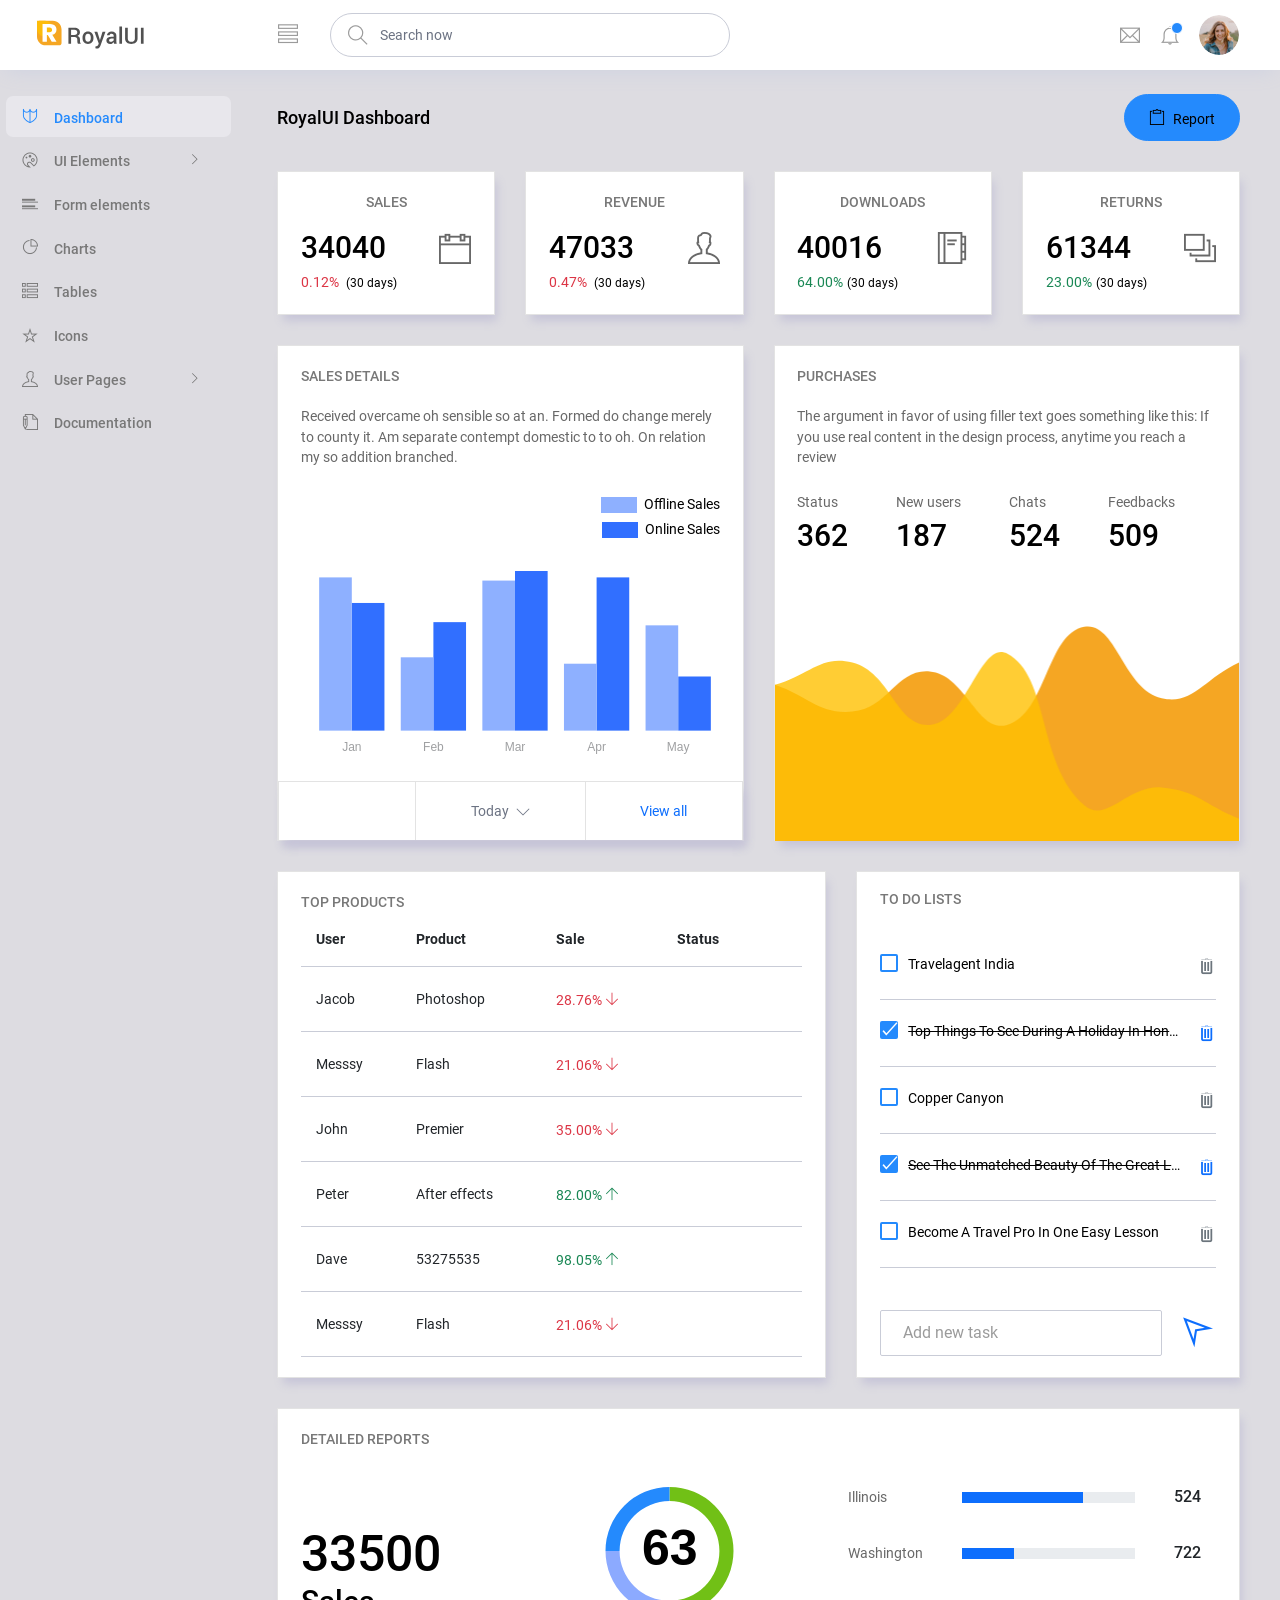
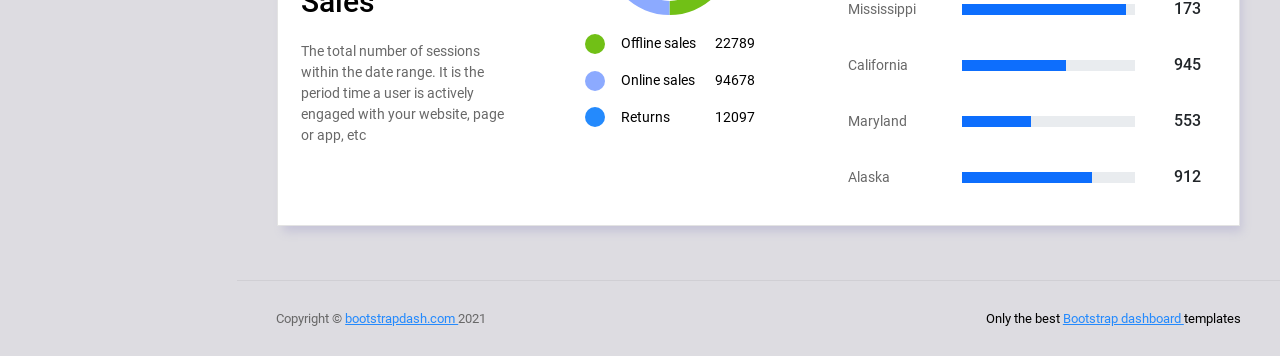
<file: admin/index.html>
<!DOCTYPE html>
<html lang="en">

<head>
  <!-- Required meta tags -->
  <meta charset="utf-8">
  <meta name="viewport" content="width=device-width, initial-scale=1, shrink-to-fit=no">
  <title>RoyalUI Admin</title>
  <!-- plugins:css -->
  <link rel="stylesheet" href="vendors/ti-icons/css/themify-icons.css">
  <link rel="stylesheet" href="vendors/base/vendor.bundle.base.css">
  <!-- endinject -->
  <!-- plugin css for this page -->
  <!-- End plugin css for this page -->
  <!-- inject:css -->
  <link rel="stylesheet" href="css/style.css">
  <!-- endinject -->
  <link rel="shortcut icon" href="images/favicon.png" />
</head>
<body>
    <!-- partial:partials/_navbar.html -->
    <nav class="navbar col-lg-12 col-12 p-0 fixed-top d-flex flex-row">
      <div class="text-center navbar-brand-wrapper d-flex align-items-center justify-content-center">
        <a class="navbar-brand brand-logo me-5" href="index.html"><img src="images/logo.svg" class="me-2" alt="logo"/></a>
        <a class="navbar-brand brand-logo-mini" href="index.html"><img src="images/logo-mini.svg" alt="logo"/></a>
      </div>
      <div class="navbar-menu-wrapper d-flex align-items-center justify-content-end">
        <button class="navbar-toggler navbar-toggler align-self-center" type="button" data-toggle="minimize">
          <span class="ti-view-list"></span>
        </button>
        <ul class="navbar-nav mr-lg-2">
          <li class="nav-item nav-search d-none d-lg-block">
            <div class="input-group">
              <div class="input-group-prepend hover-cursor" id="navbar-search-icon">
                <span class="input-group-text" id="search">
                  <i class="ti-search"></i>
                </span>
              </div>
              <input type="text" class="form-control" id="navbar-search-input" placeholder="Search now" aria-label="search" aria-describedby="search">
            </div>
          </li>
        </ul>
        <ul class="navbar-nav navbar-nav-right">
          <li class="nav-item dropdown me-1">
            <a class="nav-link count-indicator dropdown-toggle d-flex justify-content-center align-items-center" id="messageDropdown" href="#" data-bs-toggle="dropdown">
              <i class="ti-email mx-0"></i>
            </a>
            <div class="dropdown-menu dropdown-menu-right navbar-dropdown" aria-labelledby="messageDropdown">
              <p class="mb-0 font-weight-normal float-left dropdown-header">Messages</p>
              <a class="dropdown-item">
                <div class="item-thumbnail">
                    <img src="images/faces/face4.jpg" alt="image" class="profile-pic">
                </div>
                <div class="item-content flex-grow">
                  <h6 class="ellipsis font-weight-normal">David Grey
                  </h6>
                  <p class="font-weight-light small-text text-muted mb-0">
                    The meeting is cancelled
                  </p>
                </div>
              </a>
              <a class="dropdown-item">
                <div class="item-thumbnail">
                    <img src="images/faces/face2.jpg" alt="image" class="profile-pic">
                </div>
                <div class="item-content flex-grow">
                  <h6 class="ellipsis font-weight-normal">Tim Cook
                  </h6>
                  <p class="font-weight-light small-text text-muted mb-0">
                    New product launch
                  </p>
                </div>
              </a>
              <a class="dropdown-item">
                <div class="item-thumbnail">
                    <img src="images/faces/face3.jpg" alt="image" class="profile-pic">
                </div>
                <div class="item-content flex-grow">
                  <h6 class="ellipsis font-weight-normal"> Johnson
                  </h6>
                  <p class="font-weight-light small-text text-muted mb-0">
                    Upcoming board meeting
                  </p>
                </div>
              </a>
            </div>
          </li>
          <li class="nav-item dropdown">
            <a class="nav-link count-indicator dropdown-toggle" id="notificationDropdown" href="#" data-bs-toggle="dropdown">
              <i class="ti-bell mx-0"></i>
              <span class="count"></span>
            </a>
            <div class="dropdown-menu dropdown-menu-right navbar-dropdown" aria-labelledby="notificationDropdown">
              <p class="mb-0 font-weight-normal float-left dropdown-header">Notifications</p>
              <a class="dropdown-item">
                <div class="item-thumbnail">
                  <div class="item-icon bg-success">
                    <i class="ti-info-alt mx-0"></i>
                  </div>
                </div>
                <div class="item-content">
                  <h6 class="font-weight-normal">Application Error</h6>
                  <p class="font-weight-light small-text mb-0 text-muted">
                    Just now
                  </p>
                </div>
              </a>
              <a class="dropdown-item">
                <div class="item-thumbnail">
                  <div class="item-icon bg-warning">
                    <i class="ti-settings mx-0"></i>
                  </div>
                </div>
                <div class="item-content">
                  <h6 class="font-weight-normal">Settings</h6>
                  <p class="font-weight-light small-text mb-0 text-muted">
                    Private message
                  </p>
                </div>
              </a>
              <a class="dropdown-item">
                <div class="item-thumbnail">
                  <div class="item-icon bg-info">
                    <i class="ti-user mx-0"></i>
                  </div>
                </div>
                <div class="item-content">
                  <h6 class="font-weight-normal">New user registration</h6>
                  <p class="font-weight-light small-text mb-0 text-muted">
                    2 days ago
                  </p>
                </div>
              </a>
            </div>
          </li>
          <li class="nav-item nav-profile dropdown">
            <a class="nav-link dropdown-toggle" href="#" data-bs-toggle="dropdown" id="profileDropdown">
              <img src="images/faces/face28.jpg" alt="profile"/>
            </a>
            <div class="dropdown-menu dropdown-menu-right navbar-dropdown" aria-labelledby="profileDropdown">
              <a class="dropdown-item">
                <i class="ti-settings text-primary"></i>
                Settings
              </a>
              <a class="dropdown-item">
                <i class="ti-power-off text-primary"></i>
                Logout
              </a>
            </div>
          </li>
        </ul>
        <button class="navbar-toggler navbar-toggler-right d-lg-none align-self-center" type="button" data-toggle="offcanvas">
          <span class="ti-view-list"></span>
        </button>
      </div>
    </nav>
    <!-- partial -->
    <div class="container-fluid page-body-wrapper">
      <!-- partial:partials/_sidebar.html -->
      <nav class="sidebar sidebar-offcanvas" id="sidebar">
        <ul class="nav">
          <li class="nav-item">
            <a class="nav-link" href="index.html">
              <i class="ti-shield menu-icon"></i>
              <span class="menu-title">Dashboard</span>
            </a>
          </li>
          <li class="nav-item">
            <a class="nav-link" data-bs-toggle="collapse" href="#ui-basic" aria-expanded="false" aria-controls="ui-basic">
              <i class="ti-palette menu-icon"></i>
              <span class="menu-title">UI Elements</span>
              <i class="menu-arrow"></i>
            </a>
            <div class="collapse" id="ui-basic">
              <ul class="nav flex-column sub-menu">
                <li class="nav-item"> <a class="nav-link" href="pages/ui-features/buttons.html">Buttons</a></li>
                <li class="nav-item"> <a class="nav-link" href="pages/ui-features/typography.html">Typography</a></li>
              </ul>
            </div>
          </li>
          <li class="nav-item">
            <a class="nav-link" href="pages/forms/basic_elements.html">
              <i class="ti-layout-list-post menu-icon"></i>
              <span class="menu-title">Form elements</span>
            </a>
          </li>
          <li class="nav-item">
            <a class="nav-link" href="pages/charts/chartjs.html">
              <i class="ti-pie-chart menu-icon"></i>
              <span class="menu-title">Charts</span>
            </a>
          </li>
          <li class="nav-item">
            <a class="nav-link" href="pages/tables/basic-table.html">
              <i class="ti-view-list-alt menu-icon"></i>
              <span class="menu-title">Tables</span>
            </a>
          </li>
          <li class="nav-item">
            <a class="nav-link" href="pages/icons/themify.html">
              <i class="ti-star menu-icon"></i>
              <span class="menu-title">Icons</span>
            </a>
          </li>
          <li class="nav-item">
            <a class="nav-link" data-bs-toggle="collapse" href="#auth" aria-expanded="false" aria-controls="auth">
              <i class="ti-user menu-icon"></i>
              <span class="menu-title">User Pages</span>
              <i class="menu-arrow"></i>
            </a>
            <div class="collapse" id="auth">
              <ul class="nav flex-column sub-menu">
                <li class="nav-item"> <a class="nav-link" href="pages/samples/login.html"> Login </a></li>
                <li class="nav-item"> <a class="nav-link" href="pages/samples/login-2.html"> Login 2 </a></li>
                <li class="nav-item"> <a class="nav-link" href="pages/samples/register.html"> Register </a></li>
                <li class="nav-item"> <a class="nav-link" href="pages/samples/register-2.html"> Register 2 </a></li>
                <li class="nav-item"> <a class="nav-link" href="pages/samples/lock-screen.html"> Lockscreen </a></li>
              </ul>
            </div>
          </li>
          <li class="nav-item">
            <a class="nav-link" href="documentation/documentation.html">
              <i class="ti-write menu-icon"></i>
              <span class="menu-title">Documentation</span>
            </a>
          </li>
        </ul>
      </nav>
      <!-- partial -->
      <div class="main-panel">
        <div class="content-wrapper">
          <div class="row">
            <div class="col-md-12 grid-margin">
              <div class="d-flex justify-content-between align-items-center">
                <div>
                  <h4 class="font-weight-bold mb-0">RoyalUI Dashboard</h4>
                </div>
                <div>
                    <button type="button" class="btn btn-primary btn-icon-text btn-rounded">
                      <i class="ti-clipboard btn-icon-prepend"></i>Report
                    </button>
                </div>
              </div>
            </div>
          </div>
          <div class="row">
            <div class="col-md-3 grid-margin stretch-card">
              <div class="card">
                <div class="card-body">
                  <p class="card-title text-md-center text-xl-left">Sales</p>
                  <div class="d-flex flex-wrap justify-content-between justify-content-md-center justify-content-xl-between align-items-center">
                    <h3 class="mb-0 mb-md-2 mb-xl-0 order-md-1 order-xl-0">34040</h3>
                    <i class="ti-calendar icon-md text-muted mb-0 mb-md-3 mb-xl-0"></i>
                  </div>  
                  <p class="mb-0 mt-2 text-danger">0.12% <span class="text-black ms-1"><small>(30 days)</small></span></p>
                </div>
              </div>
            </div>
            <div class="col-md-3 grid-margin stretch-card">
              <div class="card">
                <div class="card-body">
                  <p class="card-title text-md-center text-xl-left">Revenue</p>
                  <div class="d-flex flex-wrap justify-content-between justify-content-md-center justify-content-xl-between align-items-center">
                    <h3 class="mb-0 mb-md-2 mb-xl-0 order-md-1 order-xl-0">47033</h3>
                    <i class="ti-user icon-md text-muted mb-0 mb-md-3 mb-xl-0"></i>
                  </div>  
                  <p class="mb-0 mt-2 text-danger">0.47% <span class="text-black ms-1"><small>(30 days)</small></span></p>
                </div>
              </div>
            </div>
            <div class="col-md-3 grid-margin stretch-card">
              <div class="card">
                <div class="card-body">
                  <p class="card-title text-md-center text-xl-left">Downloads</p>
                  <div class="d-flex flex-wrap justify-content-between justify-content-md-center justify-content-xl-between align-items-center">
                    <h3 class="mb-0 mb-md-2 mb-xl-0 order-md-1 order-xl-0">40016</h3>
                    <i class="ti-agenda icon-md text-muted mb-0 mb-md-3 mb-xl-0"></i>
                  </div>  
                  <p class="mb-0 mt-2 text-success">64.00%<span class="text-black ms-1"><small>(30 days)</small></span></p>
                </div>
              </div>
            </div>
            <div class="col-md-3 grid-margin stretch-card">
              <div class="card">
                <div class="card-body">
                  <p class="card-title text-md-center text-xl-left">Returns</p>
                  <div class="d-flex flex-wrap justify-content-between justify-content-md-center justify-content-xl-between align-items-center">
                    <h3 class="mb-0 mb-md-2 mb-xl-0 order-md-1 order-xl-0">61344</h3>
                    <i class="ti-layers-alt icon-md text-muted mb-0 mb-md-3 mb-xl-0"></i>
                  </div>  
                  <p class="mb-0 mt-2 text-success">23.00%<span class="text-black ms-1"><small>(30 days)</small></span></p>
                </div>
              </div>
            </div>
          </div>
          <div class="row">
            <div class="col-md-6 grid-margin stretch-card">
              <div class="card">
                <div class="card-body">
                  <p class="card-title">Sales details</p>
                  <p class="text-muted font-weight-light">Received overcame oh sensible so at an. Formed do change merely to county it. Am separate contempt domestic to to oh. On relation my so addition branched.</p>
                  <div id="sales-legend" class="chartjs-legend mt-4 mb-2"></div>
                  <canvas id="sales-chart"></canvas>
                </div>
                <div class="card border-right-0 border-left-0 border-bottom-0">
                  <div class="d-flex justify-content-center justify-content-md-end">
                    <div class="dropdown flex-md-grow-1 flex-xl-grow-0">
                      <button class="btn btn-lg btn-outline-light dropdown-toggle rounded-0 border-top-0 border-bottom-0" type="button" id="dropdownMenuDate2" data-bs-toggle="dropdown" aria-haspopup="true" aria-expanded="true">
                        Today
                      </button>
                      <div class="dropdown-menu dropdown-menu-right" aria-labelledby="dropdownMenuDate2">
                        <a class="dropdown-item" href="#">January - March</a>
                        <a class="dropdown-item" href="#">March - June</a>
                        <a class="dropdown-item" href="#">June - August</a>
                        <a class="dropdown-item" href="#">August - November</a>
                      </div>
                    </div>
                    <button class="btn btn-lg btn-outline-light text-primary rounded-0 border-0 d-none d-md-block" type="button"> View all </button>
                  </div>
                </div>
              </div>
            </div>
            <div class="col-md-6 grid-margin stretch-card">
              <div class="card border-bottom-0">
                <div class="card-body pb-0">
                  <p class="card-title">Purchases</p>
                  <p class="text-muted font-weight-light">The argument in favor of using filler text goes something like this: If you use real content in the design process, anytime you reach a review</p>
                  <div class="d-flex flex-wrap mb-5">
                    <div class="me-5 mt-3">
                      <p class="text-muted">Status</p>
                      <h3>362</h3>
                    </div>
                    <div class="me-5 mt-3">
                      <p class="text-muted">New users</p>
                      <h3>187</h3>
                    </div>
                    <div class="me-5 mt-3">
                      <p class="text-muted">Chats</p>
                      <h3>524</h3>
                    </div>
                    <div class="mt-3">
                      <p class="text-muted">Feedbacks</p>
                      <h3>509</h3>
                    </div> 
                  </div>
                </div>
                <canvas id="order-chart" class="w-100"></canvas>
              </div>
            </div>
          </div>
          <div class="row">
            <div class="col-md-7 grid-margin stretch-card">
              <div class="card">
                <div class="card-body">
                  <p class="card-title mb-0">Top Products</p>
                  <div class="table-responsive">
                    <table class="table table-hover">
                      <thead>
                        <tr>
                          <th>User</th>
                          <th>Product</th>
                          <th>Sale</th>
                          <th>Status</th>
                        </tr>
                      </thead>
                      <tbody>
                        <tr>
                          <td>Jacob</td>
                          <td>Photoshop</td>
                          <td class="text-danger"> 28.76% <i class="ti-arrow-down"></i></td>
                          <td><label class="badge badge-danger">Pending</label></td>
                        </tr>
                        <tr>
                          <td>Messsy</td>
                          <td>Flash</td>
                          <td class="text-danger"> 21.06% <i class="ti-arrow-down"></i></td>
                          <td><label class="badge badge-warning">In progress</label></td>
                        </tr>
                        <tr>
                          <td>John</td>
                          <td>Premier</td>
                          <td class="text-danger"> 35.00% <i class="ti-arrow-down"></i></td>
                          <td><label class="badge badge-info">Fixed</label></td>
                        </tr>
                        <tr>
                          <td>Peter</td>
                          <td>After effects</td>
                          <td class="text-success"> 82.00% <i class="ti-arrow-up"></i></td>
                          <td><label class="badge badge-success">Completed</label></td>
                        </tr>
                        <tr>
                          <td>Dave</td>
                          <td>53275535</td>
                          <td class="text-success"> 98.05% <i class="ti-arrow-up"></i></td>
                          <td><label class="badge badge-warning">In progress</label></td>
                        </tr>
                        <tr>
                          <td>Messsy</td>
                          <td>Flash</td>
                          <td class="text-danger"> 21.06% <i class="ti-arrow-down"></i></td>
                          <td><label class="badge badge-info">Fixed</label></td>
                        </tr>
                      </tbody>
                    </table>
                  </div>
                </div>
              </div>
            </div>
            <div class="col-md-5 grid-margin stretch-card">
							<div class="card">
								<div class="card-body">
									<h4 class="card-title">To Do Lists</h4>
									<div class="list-wrapper pt-2">
										<ul class="d-flex flex-column-reverse todo-list todo-list-custom">
											<li>
												<div class="form-check form-check-flat">
													<label class="form-check-label">
														<input class="checkbox" type="checkbox">
														Become A Travel Pro In One Easy Lesson
													</label>
												</div>
												<i class="remove ti-trash"></i>
											</li>
											<li class="completed">
												<div class="form-check form-check-flat">
													<label class="form-check-label">
														<input class="checkbox" type="checkbox" checked>
														See The Unmatched Beauty Of The Great Lakes
													</label>
												</div>
												<i class="remove ti-trash"></i>
											</li>
											<li>
												<div class="form-check form-check-flat">
													<label class="form-check-label">
														<input class="checkbox" type="checkbox">
														Copper Canyon
													</label>
												</div>
												<i class="remove ti-trash"></i>
											</li>
											<li class="completed">
												<div class="form-check form-check-flat">
													<label class="form-check-label">
														<input class="checkbox" type="checkbox" checked>
														Top Things To See During A Holiday In Hong Kong
													</label>
												</div>
												<i class="remove ti-trash"></i>
											</li>
											<li>
												<div class="form-check form-check-flat">
													<label class="form-check-label">
														<input class="checkbox" type="checkbox">
														Travelagent India
													</label>
												</div>
												<i class="remove ti-trash"></i>
											</li>
										</ul>
                  </div>
                  <div class="add-items d-flex mb-0 mt-4">
										<input type="text" class="form-control todo-list-input me-2"  placeholder="Add new task">
										<button class="add btn btn-icon text-primary todo-list-add-btn bg-transparent"><i class="ti-location-arrow"></i></button>
									</div>
								</div>
							</div>
            </div>
          </div>
          <div class="row">
            <div class="col-md-12 grid-margin stretch-card">
              <div class="card position-relative">
                <div class="card-body">
                  <p class="card-title">Detailed Reports</p>
                  <div class="row">
                    <div class="col-md-12 col-xl-3 d-flex flex-column justify-content-center">
                      <div class="ml-xl-4">
                        <h1>33500</h1>
                        <h3 class="font-weight-light mb-xl-4">Sales</h3>
                        <p class="text-muted mb-2 mb-xl-0">The total number of sessions within the date range. It is the period time a user is actively engaged with your website, page or app, etc</p>
                      </div>  
                    </div>
                    <div class="col-md-12 col-xl-9">
                      <div class="row">
                        <div class="col-md-6 mt-3 col-xl-5">
                          <canvas id="north-america-chart"></canvas>
                          <div id="north-america-legend"></div>
                        </div>
                        <div class="col-md-6 col-xl-7">
                          <div class="table-responsive mb-3 mb-md-0">
                            <table class="table table-borderless report-table">
                              <tr>
                                <td class="text-muted">Illinois</td>
                                <td class="w-100 px-0">
                                  <div class="progress progress-md mx-4">
                                    <div class="progress-bar bg-primary" role="progressbar" style="width: 70%" aria-valuenow="70" aria-valuemin="0" aria-valuemax="100"></div>
                                  </div>
                                </td>
                                <td><h5 class="font-weight-bold mb-0">524</h5></td>
                              </tr>
                              <tr>
                                <td class="text-muted">Washington</td>
                                <td class="w-100 px-0">
                                  <div class="progress progress-md mx-4">
                                    <div class="progress-bar bg-primary" role="progressbar" style="width: 30%" aria-valuenow="30" aria-valuemin="0" aria-valuemax="100"></div>
                                  </div>
                                </td>
                                <td><h5 class="font-weight-bold mb-0">722</h5></td>
                              </tr>
                              <tr>
                                <td class="text-muted">Mississippi</td>
                                <td class="w-100 px-0">
                                  <div class="progress progress-md mx-4">
                                    <div class="progress-bar bg-primary" role="progressbar" style="width: 95%" aria-valuenow="95" aria-valuemin="0" aria-valuemax="100"></div>
                                  </div>
                                </td>
                                <td><h5 class="font-weight-bold mb-0">173</h5></td>
                              </tr>
                              <tr>
                                <td class="text-muted">California</td>
                                <td class="w-100 px-0">
                                  <div class="progress progress-md mx-4">
                                    <div class="progress-bar bg-primary" role="progressbar" style="width: 60%" aria-valuenow="60" aria-valuemin="0" aria-valuemax="100"></div>
                                  </div>
                                </td>
                                <td><h5 class="font-weight-bold mb-0">945</h5></td>
                              </tr>
                              <tr>
                                <td class="text-muted">Maryland</td>
                                <td class="w-100 px-0">
                                  <div class="progress progress-md mx-4">
                                    <div class="progress-bar bg-primary" role="progressbar" style="width: 40%" aria-valuenow="40" aria-valuemin="0" aria-valuemax="100"></div>
                                  </div>
                                </td>
                                <td><h5 class="font-weight-bold mb-0">553</h5></td>
                              </tr>
                              <tr>
                                <td class="text-muted">Alaska</td>
                                <td class="w-100 px-0">
                                  <div class="progress progress-md mx-4">
                                    <div class="progress-bar bg-primary" role="progressbar" style="width: 75%" aria-valuenow="75" aria-valuemin="0" aria-valuemax="100"></div>
                                  </div>
                                </td>
                                <td><h5 class="font-weight-bold mb-0">912</h5></td>
                              </tr>
                            </table>
                          </div>
                        </div>
                      </div>
                    </div>
                  </div>
                </div>
              </div>
            </div>
          </div>
        </div>
        <!-- content-wrapper ends -->
        <!-- partial:partials/_footer.html -->
        <footer class="footer">
          <div class="d-sm-flex justify-content-center justify-content-sm-between">
            <span class="text-muted text-center text-sm-left d-block d-sm-inline-block">Copyright © <a href="https://www.bootstrapdash.com/" target="_blank">bootstrapdash.com </a>2021</span>
            <span class="float-none float-sm-right d-block mt-1 mt-sm-0 text-center">Only the best <a href="https://www.bootstrapdash.com/" target="_blank"> Bootstrap dashboard </a> templates</span>
          </div>
        </footer>
        <!-- partial -->
      </div>
      <!-- main-panel ends -->
    </div>
    <!-- page-body-wrapper ends -->
  </div>
  <!-- container-scroller -->

  <!-- plugins:js -->
  <script src="vendors/base/vendor.bundle.base.js"></script>
  <!-- endinject -->
  <!-- Plugin js for this page-->
  <script src="vendors/chart.js/Chart.min.js"></script>
  <script src="js/jquery.cookie.js" type="text/javascript"></script>
  <!-- End plugin js for this page-->
  <!-- inject:js -->
  <script src="js/off-canvas.js"></script>
  <script src="js/hoverable-collapse.js"></script>
  <script src="js/template.js"></script>
  <script src="js/todolist.js"></script>
  <!-- endinject -->
  <!-- Custom js for this page-->
  <script src="js/dashboard.js"></script>
  <!-- End custom js for this page-->
</body>

</html>
</file>
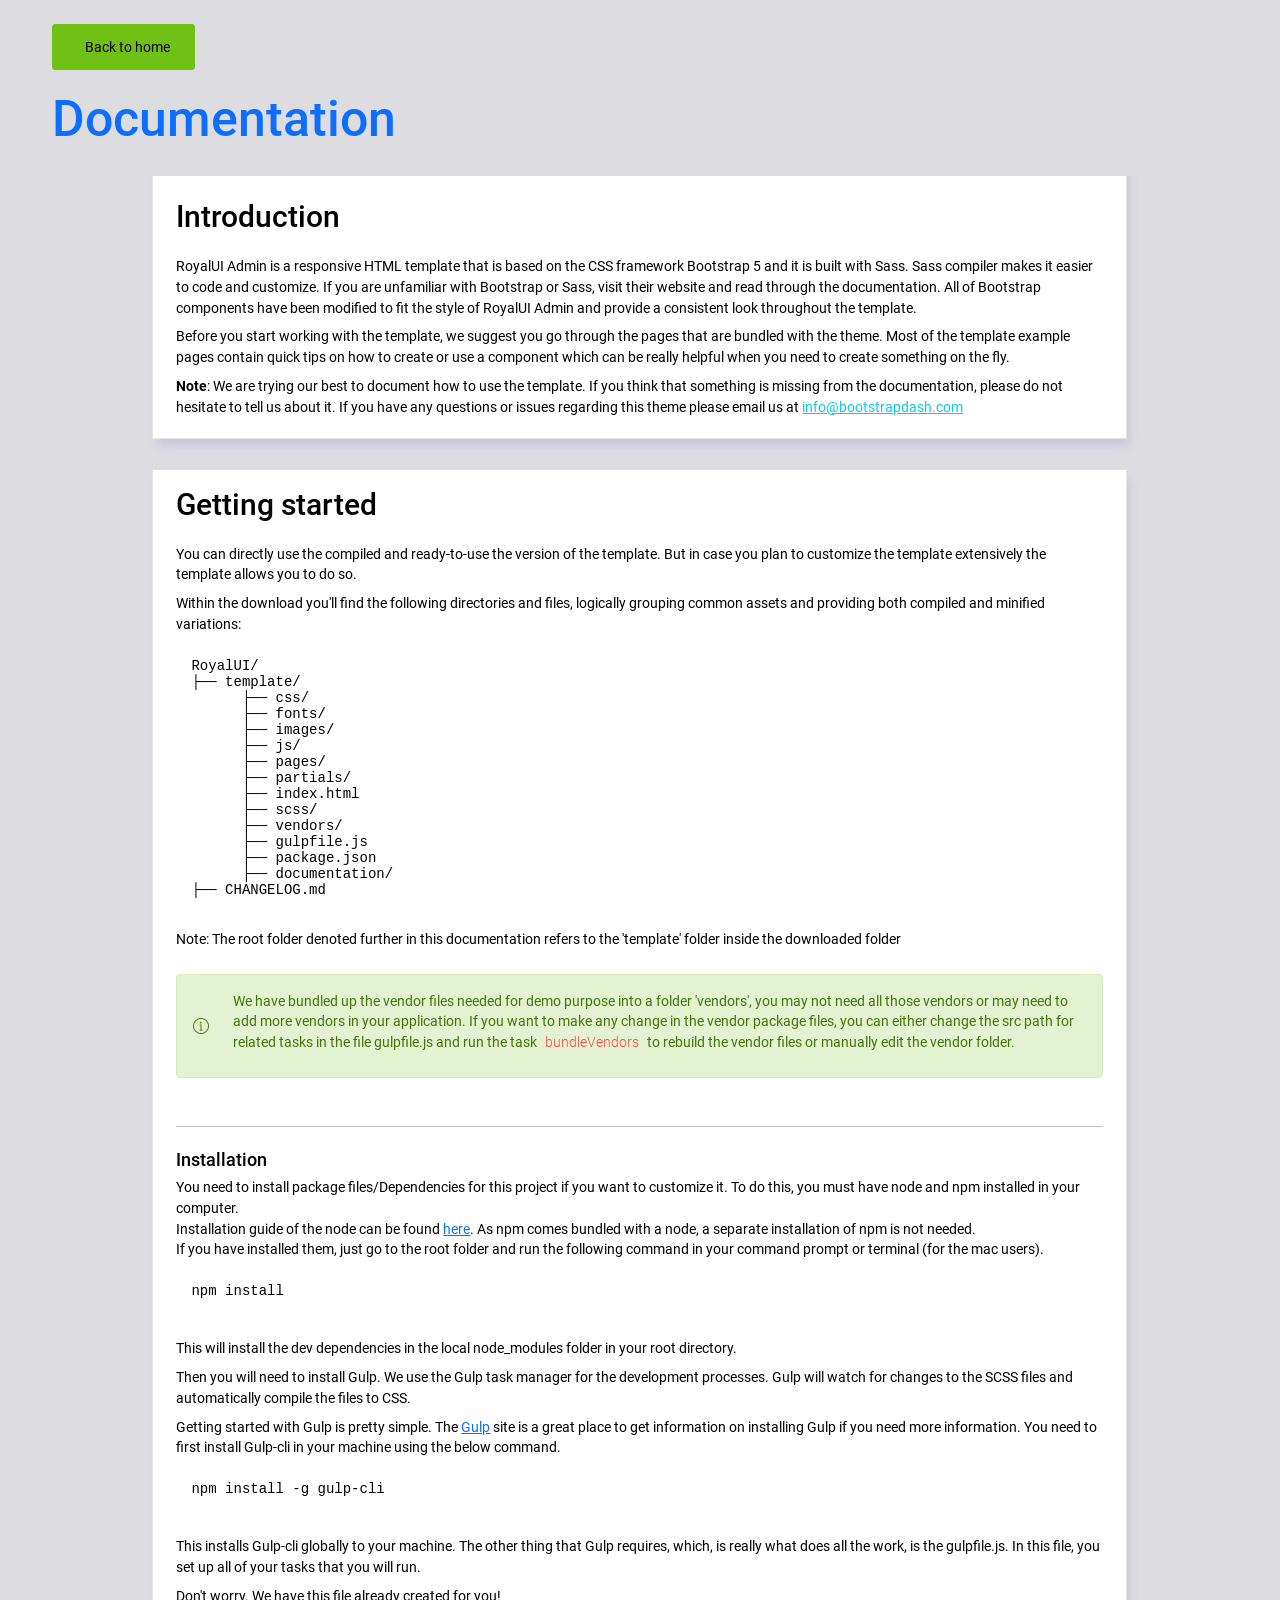
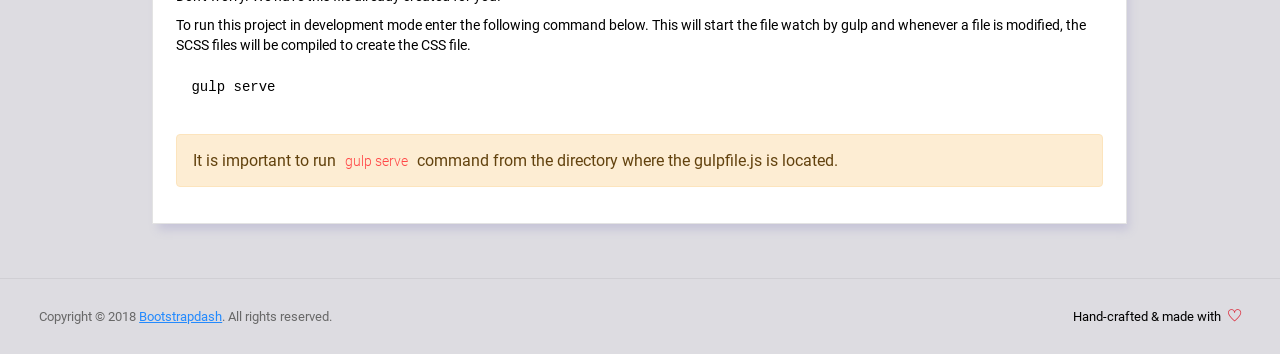
<file: admin/documentation/documentation.html>
<!DOCTYPE html>
<html lang="en">

<head>
  <!-- Required meta tags -->
  <meta charset="utf-8">
  <meta name="viewport" content="width=device-width, initial-scale=1, shrink-to-fit=no">
  <title>RoyalUI Admin Dashboard</title>
  <!-- plugins:css -->
  <link rel="stylesheet" href="../vendors/ti-icons/css/themify-icons.css">
  <link rel="stylesheet" href="../vendors/base/vendor.bundle.base.css">
  <!-- endinject -->
  <!-- plugin css for this page -->
  <!-- End plugin css for this page -->
  <!-- inject:css -->
  <link rel="stylesheet" href="../css/style.css">
  <!-- endinject -->
  <link rel="shortcut icon" href="../images/favicon.png" />
</head>

<body>
  <div class="container-scroller">
    <div class="container-fluid page-body-wrapper full-page-wrapper">
      <div class="main-panel w-100  documentation">
        <div class="content-wrapper">
          <div class="container-fluid">
            <div class="row">
              <div class="col-12 doc-header">
                <a class="btn btn-success" href="../index.html"><i class="mdi mdi-home me-2"></i>Back to home</a>
                <h1 class="text-primary mt-4">Documentation</h1>
              </div>
            </div>
            <div class="row doc-content">
              <div class="col-12 col-md-10 offset-md-1">
                <div class="col-12 grid-margin" id="doc-intro">
                    <div class="card">
                        <div class="card-body">
                            <h3 class="mb-4 mt-4">Introduction</h3>
                            <p>RoyalUI Admin is a responsive HTML template that is based on the CSS framework Bootstrap 5 and it is built with Sass. Sass compiler makes it easier to code and customize. If you are unfamiliar with Bootstrap or Sass, visit their
                                website and read through the documentation. All of Bootstrap components have been modified to fit the style of RoyalUI Admin and provide a consistent look throughout the template.</p>
                            <p>Before you start working with the template, we suggest you go through the pages that are bundled with the theme. Most of the template example pages contain quick tips on how to create or use a component which can
                                be really helpful when you need to create something on the fly.</p>
                            <p class="d-inline"><strong>Note</strong>: We are trying our best to document how to use the template. If you think that something is missing from the documentation, please do not hesitate to tell us about it. If you have any questions or issues regarding this theme please email us at <a class="d-inline text-info" href="mailto:info@bootstrapdash.com">info@bootstrapdash.com</a></p>
                        </div>
                    </div>
                </div>
                <div class="col-12 grid-margin" id="doc-started">
                    <div class="card">
                        <div class="card-body">
                            <h3 class="mb-4">Getting started</h3>
                            <p>You can directly use the compiled and ready-to-use the version of the template. But in case you plan to customize the template extensively the template allows you to do so.</p>
                            <p>Within the download you'll find the following directories and files, logically grouping common assets and providing both compiled and minified variations:</p>
                            <pre>
RoyalUI/
├── template/
      ├── css/
      ├── fonts/
      ├── images/
      ├── js/
      ├── pages/
      ├── partials/
      ├── index.html
      ├── scss/
      ├── vendors/
      ├── gulpfile.js
      ├── package.json                           
      ├── documentation/
├── CHANGELOG.md</pre>
                            <p class="mt-1">Note: The root folder denoted further in this documentation refers to the 'template' folder inside the downloaded folder</p>
                            <div class="alert alert-success mt-4 d-flex align-items-center" role="alert">
                              <i class="ti-info-alt me-4"></i>
                              <p>We have bundled up the vendor files needed for demo purpose into a folder 'vendors', you may not need all those vendors or may need to add more vendors in your application. If you want to make any change in the vendor package files, you can either change the src path for related tasks in the file gulpfile.js and run the task <code> bundleVendors </code> to rebuild the vendor files or manually edit the vendor folder.</p>
                            </div>
                            <hr class="mt-5">
                            <h4 class="mt-4">Installation</h4>
                            <p class="mb-0">
                              You need to install package files/Dependencies for this project if you want to customize it. To do this, you must have <span class="font-weight-bold">node and npm</span> installed in your computer.
                            </p>
                            <p class="mb-0">Installation guide of the node can be found <a href="https://nodejs.org/en/">here</a>. As npm comes bundled with a node, a separate installation of npm is not needed.</p>
                            <p>
                                If you have installed them, just go to the root folder and run the following command in your command prompt or terminal (for the mac users).
                            </p>
                            <pre class="shell-mode">
npm install</pre>
                            <p class="mt-4">
                              This will install the dev dependencies in the local <span class="font-weight-bold">node_modules</span> folder in your root directory.
                            </p>
                            <p class="mt-2">
                              Then you will need to install <span class="font-weight-bold">Gulp</span>. We use the Gulp task manager for the development processes. Gulp will watch for changes to the SCSS files and automatically compile the files to CSS.
                            </p>
                            <p>Getting started with Gulp is pretty simple. The <a href="https://gulpjs.com/" target="_blank">Gulp</a> site is a great place to get information on installing Gulp if you need more information. You need to first install Gulp-cli in your machine using the below command.</p>
                            <pre class="shell-mode">
npm install -g gulp-cli</pre>
                            <p class="mt-4">This installs Gulp-cli globally to your machine. The other thing that Gulp requires, which, is really what does all the work, is the gulpfile.js. In this file, you set up all of your tasks that you will run.</p>
                            <p>Don't worry. We have this file already created for you!</p>
                            <p>To run this project in development mode enter the following command below. This will start the file watch by gulp and whenever a file is modified, the SCSS files will be compiled to create the CSS file.</p>
<pre class="shell-mode">
gulp serve</pre>           
                            <div class="alert alert-warning mt-4" role="alert">
                              <i class="ti-info-alt-outline"></i>It is important to run <code>gulp serve</code> command from the directory where the gulpfile.js is located.
                            </div>
                        </div>
                    </div>
                </div>
              </div>
            </div>
          </div>
        </div>
        <!-- partial:../partials/_footer.html -->

        <footer class="footer">
          <div class="d-sm-flex justify-content-center justify-content-sm-between">
            <span class="text-muted text-center text-sm-left d-block d-sm-inline-block">Copyright © 2018 <a href="https://www.bootstrapdash.com/" target="_blank">Bootstrapdash</a>. All rights reserved.</span>
            <span class="float-none float-sm-right d-block mt-1 mt-sm-0 text-center">Hand-crafted & made with <i class="ti-heart text-danger ms-1"></i></span>
          </div>
        </footer>

        <!-- partial -->
      </div>
    </div>
  </div>
<!-- plugins:js -->
<script src="../vendors/base/vendor.bundle.base.js"></script>
<!-- endinject -->
<!-- inject:js -->
<script src="../js/off-canvas.js"></script>
<script src="../js/hoverable-collapse.js"></script>
<script src="../js/template.js"></script>
<script src="../js/todolist.js"></script>
<!-- endinject -->
<!-- Custom js for this page-->
<script src="../js/documentation.js"></script> 
<!-- End custom js for this page-->
</body>

</html>
</file>
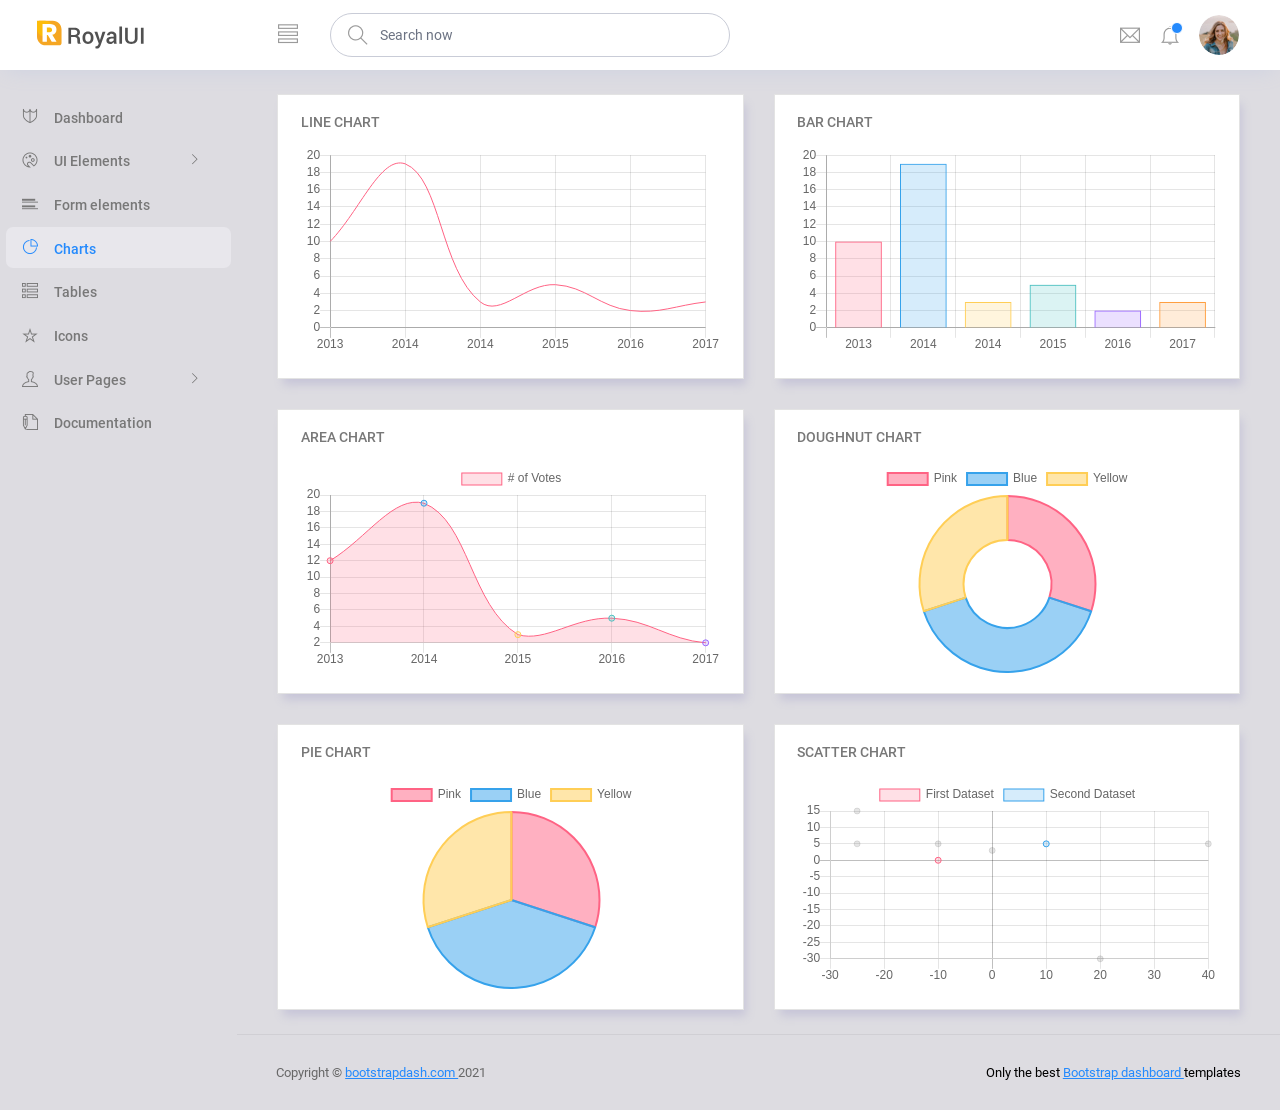
<file: admin/pages/charts/chartjs.html>
<!DOCTYPE html>
<html lang="en">

<head>
  <!-- Required meta tags -->
  <meta charset="utf-8">
  <meta name="viewport" content="width=device-width, initial-scale=1, shrink-to-fit=no">
  <title>RoyalUI Admin</title>
  <!-- plugins:css -->
  <link rel="stylesheet" href="../../vendors/ti-icons/css/themify-icons.css">
  <link rel="stylesheet" href="../../vendors/base/vendor.bundle.base.css">
  <!-- endinject -->
  <!-- inject:css -->
  <link rel="stylesheet" href="../../css/style.css">
  <!-- endinject -->
  <link rel="shortcut icon" href="../../images/favicon.png" />
</head>

<body>
  <div class="container-scroller">
    <!-- partial:../../partials/_navbar.html -->
    <nav class="navbar col-lg-12 col-12 p-0 fixed-top d-flex flex-row">
      <div class="text-center navbar-brand-wrapper d-flex align-items-center justify-content-center">
        <a class="navbar-brand brand-logo me-5" href="../../index.html"><img src="../../images/logo.svg" class="me-2" alt="logo"/></a>
        <a class="navbar-brand brand-logo-mini" href="../../index.html"><img src="../../images/logo-mini.svg" alt="logo"/></a>
      </div>
      <div class="navbar-menu-wrapper d-flex align-items-center justify-content-end">
        <button class="navbar-toggler navbar-toggler align-self-center" type="button" data-toggle="minimize">
          <span class="ti-view-list"></span>
        </button>
        <ul class="navbar-nav mr-lg-2">
          <li class="nav-item nav-search d-none d-lg-block">
            <div class="input-group">
              <div class="input-group-prepend hover-cursor" id="navbar-search-icon">
                <span class="input-group-text" id="search">
                  <i class="ti-search"></i>
                </span>
              </div>
              <input type="text" class="form-control" id="navbar-search-input" placeholder="Search now" aria-label="search" aria-describedby="search">
            </div>
          </li>
        </ul>
        <ul class="navbar-nav navbar-nav-right">
          <li class="nav-item dropdown me-1">
            <a class="nav-link count-indicator dropdown-toggle d-flex justify-content-center align-items-center" id="messageDropdown" href="#" data-bs-toggle="dropdown">
              <i class="ti-email mx-0"></i>
            </a>
            <div class="dropdown-menu dropdown-menu-right navbar-dropdown" aria-labelledby="messageDropdown">
              <p class="mb-0 font-weight-normal float-left dropdown-header">Messages</p>
              <a class="dropdown-item">
                <div class="item-thumbnail">
                    <img src="../../images/faces/face4.jpg" alt="image" class="profile-pic">
                </div>
                <div class="item-content flex-grow">
                  <h6 class="ellipsis font-weight-normal">David Grey
                  </h6>
                  <p class="font-weight-light small-text text-muted mb-0">
                    The meeting is cancelled
                  </p>
                </div>
              </a>
              <a class="dropdown-item">
                <div class="item-thumbnail">
                    <img src="../../images/faces/face2.jpg" alt="image" class="profile-pic">
                </div>
                <div class="item-content flex-grow">
                  <h6 class="ellipsis font-weight-normal">Tim Cook
                  </h6>
                  <p class="font-weight-light small-text text-muted mb-0">
                    New product launch
                  </p>
                </div>
              </a>
              <a class="dropdown-item">
                <div class="item-thumbnail">
                    <img src="../../images/faces/face3.jpg" alt="image" class="profile-pic">
                </div>
                <div class="item-content flex-grow">
                  <h6 class="ellipsis font-weight-normal"> Johnson
                  </h6>
                  <p class="font-weight-light small-text text-muted mb-0">
                    Upcoming board meeting
                  </p>
                </div>
              </a>
            </div>
          </li>
          <li class="nav-item dropdown">
            <a class="nav-link count-indicator dropdown-toggle" id="notificationDropdown" href="#" data-bs-toggle="dropdown">
              <i class="ti-bell mx-0"></i>
              <span class="count"></span>
            </a>
            <div class="dropdown-menu dropdown-menu-right navbar-dropdown" aria-labelledby="notificationDropdown">
              <p class="mb-0 font-weight-normal float-left dropdown-header">Notifications</p>
              <a class="dropdown-item">
                <div class="item-thumbnail">
                  <div class="item-icon bg-success">
                    <i class="ti-info-alt mx-0"></i>
                  </div>
                </div>
                <div class="item-content">
                  <h6 class="font-weight-normal">Application Error</h6>
                  <p class="font-weight-light small-text mb-0 text-muted">
                    Just now
                  </p>
                </div>
              </a>
              <a class="dropdown-item">
                <div class="item-thumbnail">
                  <div class="item-icon bg-warning">
                    <i class="ti-settings mx-0"></i>
                  </div>
                </div>
                <div class="item-content">
                  <h6 class="font-weight-normal">Settings</h6>
                  <p class="font-weight-light small-text mb-0 text-muted">
                    Private message
                  </p>
                </div>
              </a>
              <a class="dropdown-item">
                <div class="item-thumbnail">
                  <div class="item-icon bg-info">
                    <i class="ti-user mx-0"></i>
                  </div>
                </div>
                <div class="item-content">
                  <h6 class="font-weight-normal">New user registration</h6>
                  <p class="font-weight-light small-text mb-0 text-muted">
                    2 days ago
                  </p>
                </div>
              </a>
            </div>
          </li>
          <li class="nav-item nav-profile dropdown">
            <a class="nav-link dropdown-toggle" href="#" data-bs-toggle="dropdown" id="profileDropdown">
              <img src="../../images/faces/face28.jpg" alt="profile"/>
            </a>
            <div class="dropdown-menu dropdown-menu-right navbar-dropdown" aria-labelledby="profileDropdown">
              <a class="dropdown-item">
                <i class="ti-settings text-primary"></i>
                Settings
              </a>
              <a class="dropdown-item">
                <i class="ti-power-off text-primary"></i>
                Logout
              </a>
            </div>
          </li>
        </ul>
        <button class="navbar-toggler navbar-toggler-right d-lg-none align-self-center" type="button" data-toggle="offcanvas">
          <span class="ti-view-list"></span>
        </button>
      </div>
    </nav>
    <!-- partial -->
    <div class="container-fluid page-body-wrapper">
      <!-- partial:../../partials/_sidebar.html -->
      <nav class="sidebar sidebar-offcanvas" id="sidebar">
        <ul class="nav">
          <li class="nav-item">
            <a class="nav-link" href="../../index.html">
              <i class="ti-shield menu-icon"></i>
              <span class="menu-title">Dashboard</span>
            </a>
          </li>
          <li class="nav-item">
            <a class="nav-link" data-bs-toggle="collapse" href="#ui-basic" aria-expanded="false" aria-controls="ui-basic">
              <i class="ti-palette menu-icon"></i>
              <span class="menu-title">UI Elements</span>
              <i class="menu-arrow"></i>
            </a>
            <div class="collapse" id="ui-basic">
              <ul class="nav flex-column sub-menu">
                <li class="nav-item"> <a class="nav-link" href="../../pages/ui-features/buttons.html">Buttons</a></li>
                <li class="nav-item"> <a class="nav-link" href="../../pages/ui-features/typography.html">Typography</a></li>
              </ul>
            </div>
          </li>
          <li class="nav-item">
            <a class="nav-link" href="../../pages/forms/basic_elements.html">
              <i class="ti-layout-list-post menu-icon"></i>
              <span class="menu-title">Form elements</span>
            </a>
          </li>
          <li class="nav-item">
            <a class="nav-link" href="../../pages/charts/chartjs.html">
              <i class="ti-pie-chart menu-icon"></i>
              <span class="menu-title">Charts</span>
            </a>
          </li>
          <li class="nav-item">
            <a class="nav-link" href="../../pages/tables/basic-table.html">
              <i class="ti-view-list-alt menu-icon"></i>
              <span class="menu-title">Tables</span>
            </a>
          </li>
          <li class="nav-item">
            <a class="nav-link" href="../../pages/icons/themify.html">
              <i class="ti-star menu-icon"></i>
              <span class="menu-title">Icons</span>
            </a>
          </li>
          <li class="nav-item">
            <a class="nav-link" data-bs-toggle="collapse" href="#auth" aria-expanded="false" aria-controls="auth">
              <i class="ti-user menu-icon"></i>
              <span class="menu-title">User Pages</span>
              <i class="menu-arrow"></i>
            </a>
            <div class="collapse" id="auth">
              <ul class="nav flex-column sub-menu">
                <li class="nav-item"> <a class="nav-link" href="../../pages/samples/login.html"> Login </a></li>
                <li class="nav-item"> <a class="nav-link" href="../../pages/samples/login-2.html"> Login 2 </a></li>
                <li class="nav-item"> <a class="nav-link" href="../../pages/samples/register.html"> Register </a></li>
                <li class="nav-item"> <a class="nav-link" href="../../pages/samples/register-2.html"> Register 2 </a></li>
                <li class="nav-item"> <a class="nav-link" href="../../pages/samples/lock-screen.html"> Lockscreen </a></li>
              </ul>
            </div>
          </li>
          <li class="nav-item">
            <a class="nav-link" href="../../documentation/documentation.html">
              <i class="ti-write menu-icon"></i>
              <span class="menu-title">Documentation</span>
            </a>
          </li>
        </ul>
      </nav>
      <!-- partial -->
      <div class="main-panel">
        <div class="content-wrapper">
          <div class="row">
            <div class="col-lg-6 grid-margin stretch-card">
              <div class="card">
                <div class="card-body">
                  <h4 class="card-title">Line chart</h4>
                  <canvas id="lineChart"></canvas>
                </div>
              </div>
            </div>
            <div class="col-lg-6 grid-margin stretch-card">
              <div class="card">
                <div class="card-body">
                  <h4 class="card-title">Bar chart</h4>
                  <canvas id="barChart"></canvas>
                </div>
              </div>
            </div>
          </div>
          <div class="row">
            <div class="col-lg-6 grid-margin stretch-card">
              <div class="card">
                <div class="card-body">
                  <h4 class="card-title">Area chart</h4>
                  <canvas id="areaChart"></canvas>
                </div>
              </div>
            </div>
            <div class="col-lg-6 grid-margin stretch-card">
              <div class="card">
                <div class="card-body">
                  <h4 class="card-title">Doughnut chart</h4>
                  <canvas id="doughnutChart"></canvas>
                </div>
              </div>
            </div>
          </div>
          <div class="row">
            <div class="col-lg-6 grid-margin grid-margin-lg-0 stretch-card">
              <div class="card">
                <div class="card-body">
                  <h4 class="card-title">Pie chart</h4>
                  <canvas id="pieChart"></canvas>
                </div>
              </div>
            </div>
            <div class="col-lg-6 grid-margin grid-margin-lg-0 stretch-card">
              <div class="card">
                <div class="card-body">
                  <h4 class="card-title">Scatter chart</h4>
                  <canvas id="scatterChart"></canvas>
                </div>
              </div>
            </div>
          </div>
        </div>
        <!-- content-wrapper ends -->
        <!-- partial:../../partials/_footer.html -->
        <footer class="footer">
          <div class="d-sm-flex justify-content-center justify-content-sm-between">
            <span class="text-muted text-center text-sm-left d-block d-sm-inline-block">Copyright © <a href="https://www.bootstrapdash.com/" target="_blank">bootstrapdash.com </a>2021</span>
            <span class="float-none float-sm-right d-block mt-1 mt-sm-0 text-center">Only the best <a href="https://www.bootstrapdash.com/" target="_blank"> Bootstrap dashboard </a> templates</span>
          </div>
        </footer>
        <!-- partial -->
      </div>
      <!-- main-panel ends -->
    </div>
    <!-- page-body-wrapper ends -->
  </div>
  <!-- container-scroller -->
  <!-- plugins:js -->
  <script src="../../vendors/base/vendor.bundle.base.js"></script>
  <!-- endinject -->
  <!-- Plugin js for this page-->
  <script src="../../vendors/chart.js/Chart.min.js"></script>
  <!-- End plugin js for this page-->
  <!-- inject:js -->
  <script src="../../js/off-canvas.js"></script>
  <script src="../../js/hoverable-collapse.js"></script>
  <script src="../../js/template.js"></script>
  <script src="../../js/todolist.js"></script>
  <!-- endinject -->
  <!-- Custom js for this page-->
  <script src="../../js/chart.js"></script>
  <!-- End custom js for this page-->
</body>

</html>
</file>
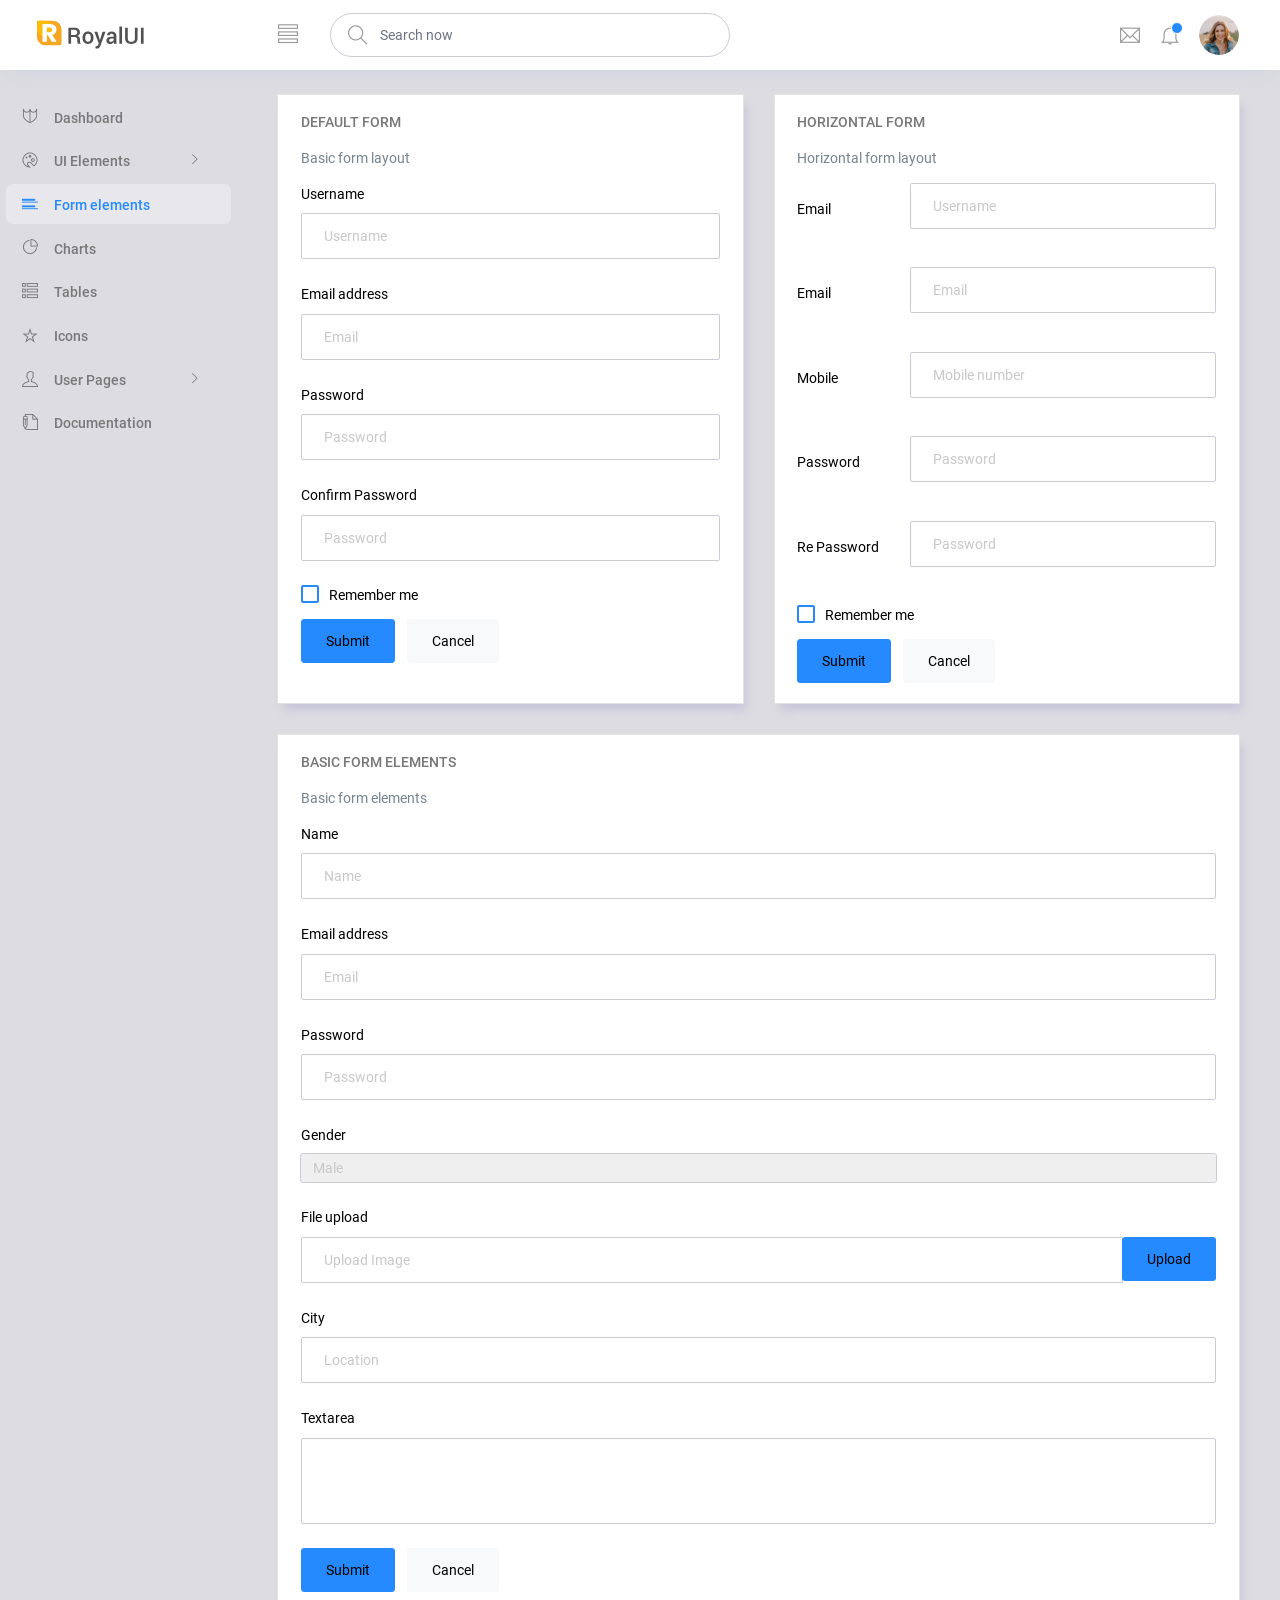
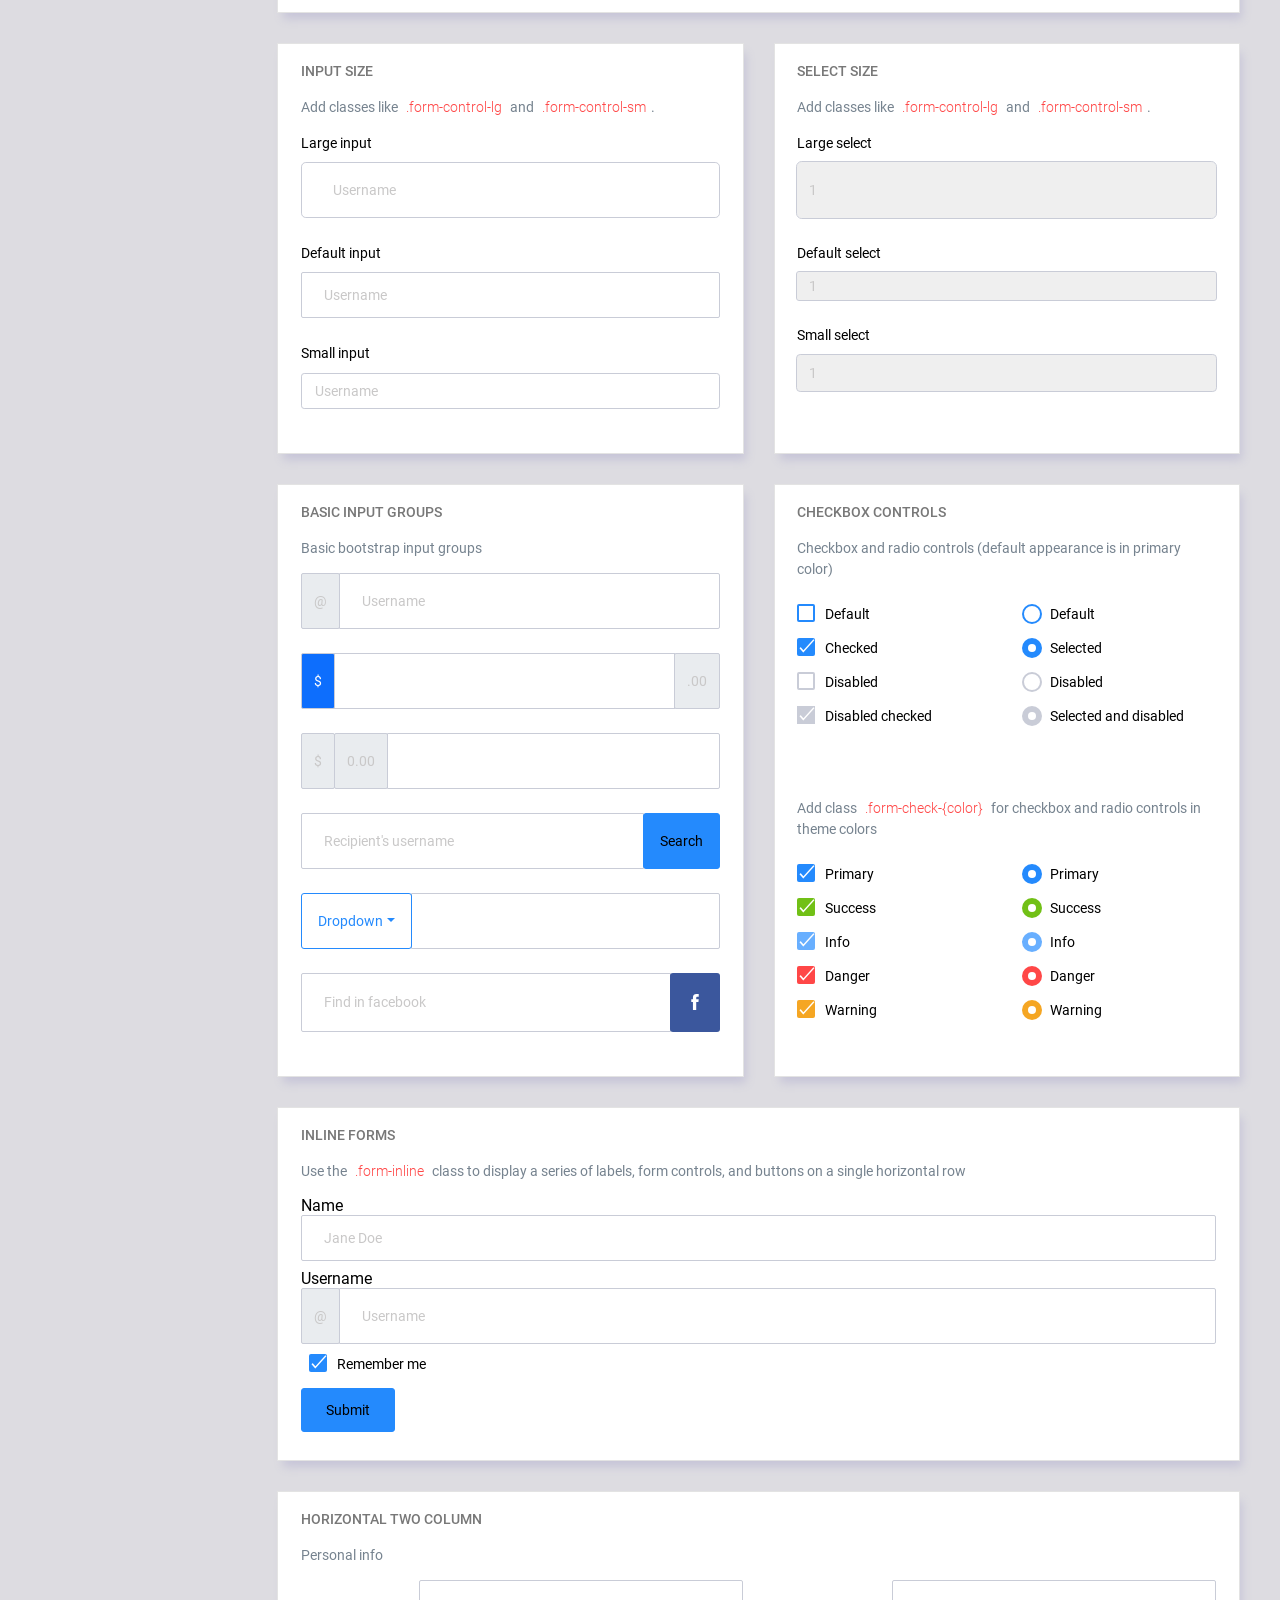
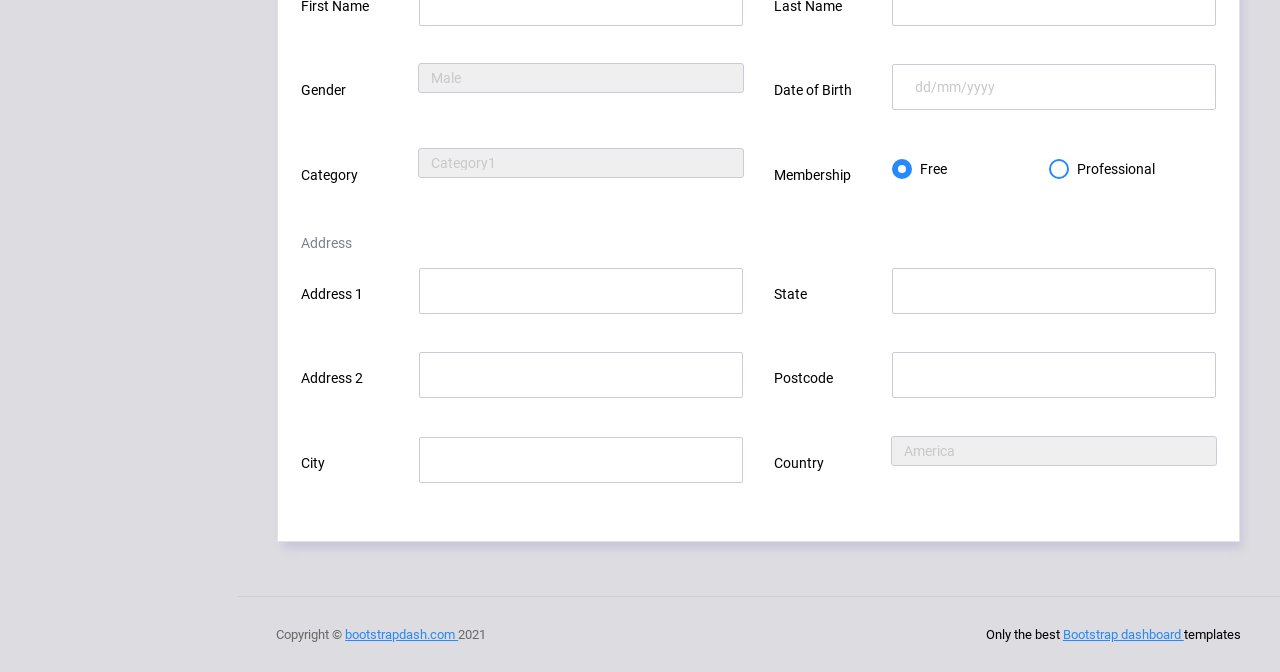
<file: admin/pages/forms/basic_elements.html>
<!DOCTYPE html>
<html lang="en">

<head>
  <!-- Required meta tags -->
  <meta charset="utf-8">
  <meta name="viewport" content="width=device-width, initial-scale=1, shrink-to-fit=no">
  <title>RoyalUI Admin</title>
  <!-- plugins:css -->
  <link rel="stylesheet" href="../../vendors/ti-icons/css/themify-icons.css">
  <link rel="stylesheet" href="../../vendors/base/vendor.bundle.base.css">
  <!-- endinject -->
  <!-- plugin css for this page -->
  <!-- End plugin css for this page -->
  <!-- inject:css -->
  <link rel="stylesheet" href="../../css/style.css">
  <!-- endinject -->
  <link rel="shortcut icon" href="../../images/favicon.png" />
</head>

<body>
  <div class="container-scroller">
    <!-- partial:../../partials/_navbar.html -->
    <nav class="navbar col-lg-12 col-12 p-0 fixed-top d-flex flex-row">
      <div class="text-center navbar-brand-wrapper d-flex align-items-center justify-content-center">
        <a class="navbar-brand brand-logo me-5" href="../../index.html"><img src="../../images/logo.svg" class="me-2" alt="logo"/></a>
        <a class="navbar-brand brand-logo-mini" href="../../index.html"><img src="../../images/logo-mini.svg" alt="logo"/></a>
      </div>
      <div class="navbar-menu-wrapper d-flex align-items-center justify-content-end">
        <button class="navbar-toggler navbar-toggler align-self-center" type="button" data-toggle="minimize">
          <span class="ti-view-list"></span>
        </button>
        <ul class="navbar-nav mr-lg-2">
          <li class="nav-item nav-search d-none d-lg-block">
            <div class="input-group">
              <div class="input-group-prepend hover-cursor" id="navbar-search-icon">
                <span class="input-group-text" id="search">
                  <i class="ti-search"></i>
                </span>
              </div>
              <input type="text" class="form-control" id="navbar-search-input" placeholder="Search now" aria-label="search" aria-describedby="search">
            </div>
          </li>
        </ul>
        <ul class="navbar-nav navbar-nav-right">
          <li class="nav-item dropdown me-1">
            <a class="nav-link count-indicator dropdown-toggle d-flex justify-content-center align-items-center" id="messageDropdown" href="#" data-bs-toggle="dropdown">
              <i class="ti-email mx-0"></i>
            </a>
            <div class="dropdown-menu dropdown-menu-right navbar-dropdown" aria-labelledby="messageDropdown">
              <p class="mb-0 font-weight-normal float-left dropdown-header">Messages</p>
              <a class="dropdown-item">
                <div class="item-thumbnail">
                    <img src="../../images/faces/face4.jpg" alt="image" class="profile-pic">
                </div>
                <div class="item-content flex-grow">
                  <h6 class="ellipsis font-weight-normal">David Grey
                  </h6>
                  <p class="font-weight-light small-text text-muted mb-0">
                    The meeting is cancelled
                  </p>
                </div>
              </a>
              <a class="dropdown-item">
                <div class="item-thumbnail">
                    <img src="../../images/faces/face2.jpg" alt="image" class="profile-pic">
                </div>
                <div class="item-content flex-grow">
                  <h6 class="ellipsis font-weight-normal">Tim Cook
                  </h6>
                  <p class="font-weight-light small-text text-muted mb-0">
                    New product launch
                  </p>
                </div>
              </a>
              <a class="dropdown-item">
                <div class="item-thumbnail">
                    <img src="../../images/faces/face3.jpg" alt="image" class="profile-pic">
                </div>
                <div class="item-content flex-grow">
                  <h6 class="ellipsis font-weight-normal"> Johnson
                  </h6>
                  <p class="font-weight-light small-text text-muted mb-0">
                    Upcoming board meeting
                  </p>
                </div>
              </a>
            </div>
          </li>
          <li class="nav-item dropdown">
            <a class="nav-link count-indicator dropdown-toggle" id="notificationDropdown" href="#" data-bs-toggle="dropdown">
              <i class="ti-bell mx-0"></i>
              <span class="count"></span>
            </a>
            <div class="dropdown-menu dropdown-menu-right navbar-dropdown" aria-labelledby="notificationDropdown">
              <p class="mb-0 font-weight-normal float-left dropdown-header">Notifications</p>
              <a class="dropdown-item">
                <div class="item-thumbnail">
                  <div class="item-icon bg-success">
                    <i class="ti-info-alt mx-0"></i>
                  </div>
                </div>
                <div class="item-content">
                  <h6 class="font-weight-normal">Application Error</h6>
                  <p class="font-weight-light small-text mb-0 text-muted">
                    Just now
                  </p>
                </div>
              </a>
              <a class="dropdown-item">
                <div class="item-thumbnail">
                  <div class="item-icon bg-warning">
                    <i class="ti-settings mx-0"></i>
                  </div>
                </div>
                <div class="item-content">
                  <h6 class="font-weight-normal">Settings</h6>
                  <p class="font-weight-light small-text mb-0 text-muted">
                    Private message
                  </p>
                </div>
              </a>
              <a class="dropdown-item">
                <div class="item-thumbnail">
                  <div class="item-icon bg-info">
                    <i class="ti-user mx-0"></i>
                  </div>
                </div>
                <div class="item-content">
                  <h6 class="font-weight-normal">New user registration</h6>
                  <p class="font-weight-light small-text mb-0 text-muted">
                    2 days ago
                  </p>
                </div>
              </a>
            </div>
          </li>
          <li class="nav-item nav-profile dropdown">
            <a class="nav-link dropdown-toggle" href="#" data-bs-toggle="dropdown" id="profileDropdown">
              <img src="../../images/faces/face28.jpg" alt="profile"/>
            </a>
            <div class="dropdown-menu dropdown-menu-right navbar-dropdown" aria-labelledby="profileDropdown">
              <a class="dropdown-item">
                <i class="ti-settings text-primary"></i>
                Settings
              </a>
              <a class="dropdown-item">
                <i class="ti-power-off text-primary"></i>
                Logout
              </a>
            </div>
          </li>
        </ul>
        <button class="navbar-toggler navbar-toggler-right d-lg-none align-self-center" type="button" data-toggle="offcanvas">
          <span class="ti-view-list"></span>
        </button>
      </div>
    </nav>
    <!-- partial -->
    <div class="container-fluid page-body-wrapper">
      <!-- partial:../../partials/_sidebar.html -->
      <nav class="sidebar sidebar-offcanvas" id="sidebar">
        <ul class="nav">
          <li class="nav-item">
            <a class="nav-link" href="../../index.html">
              <i class="ti-shield menu-icon"></i>
              <span class="menu-title">Dashboard</span>
            </a>
          </li>
          <li class="nav-item">
            <a class="nav-link" data-bs-toggle="collapse" href="#ui-basic" aria-expanded="false" aria-controls="ui-basic">
              <i class="ti-palette menu-icon"></i>
              <span class="menu-title">UI Elements</span>
              <i class="menu-arrow"></i>
            </a>
            <div class="collapse" id="ui-basic">
              <ul class="nav flex-column sub-menu">
                <li class="nav-item"> <a class="nav-link" href="../../pages/ui-features/buttons.html">Buttons</a></li>
                <li class="nav-item"> <a class="nav-link" href="../../pages/ui-features/typography.html">Typography</a></li>
              </ul>
            </div>
          </li>
          <li class="nav-item">
            <a class="nav-link" href="../../pages/forms/basic_elements.html">
              <i class="ti-layout-list-post menu-icon"></i>
              <span class="menu-title">Form elements</span>
            </a>
          </li>
          <li class="nav-item">
            <a class="nav-link" href="../../pages/charts/chartjs.html">
              <i class="ti-pie-chart menu-icon"></i>
              <span class="menu-title">Charts</span>
            </a>
          </li>
          <li class="nav-item">
            <a class="nav-link" href="../../pages/tables/basic-table.html">
              <i class="ti-view-list-alt menu-icon"></i>
              <span class="menu-title">Tables</span>
            </a>
          </li>
          <li class="nav-item">
            <a class="nav-link" href="../../pages/icons/themify.html">
              <i class="ti-star menu-icon"></i>
              <span class="menu-title">Icons</span>
            </a>
          </li>
          <li class="nav-item">
            <a class="nav-link" data-bs-toggle="collapse" href="#auth" aria-expanded="false" aria-controls="auth">
              <i class="ti-user menu-icon"></i>
              <span class="menu-title">User Pages</span>
              <i class="menu-arrow"></i>
            </a>
            <div class="collapse" id="auth">
              <ul class="nav flex-column sub-menu">
                <li class="nav-item"> <a class="nav-link" href="../../pages/samples/login.html"> Login </a></li>
                <li class="nav-item"> <a class="nav-link" href="../../pages/samples/login-2.html"> Login 2 </a></li>
                <li class="nav-item"> <a class="nav-link" href="../../pages/samples/register.html"> Register </a></li>
                <li class="nav-item"> <a class="nav-link" href="../../pages/samples/register-2.html"> Register 2 </a></li>
                <li class="nav-item"> <a class="nav-link" href="../../pages/samples/lock-screen.html"> Lockscreen </a></li>
              </ul>
            </div>
          </li>
          <li class="nav-item">
            <a class="nav-link" href="../../documentation/documentation.html">
              <i class="ti-write menu-icon"></i>
              <span class="menu-title">Documentation</span>
            </a>
          </li>
        </ul>
      </nav>
      <!-- partial -->
      <div class="main-panel">        
        <div class="content-wrapper">
          <div class="row">
            <div class="col-md-6 grid-margin stretch-card">
              <div class="card">
                <div class="card-body">
                  <h4 class="card-title">Default form</h4>
                  <p class="card-description">
                    Basic form layout
                  </p>
                  <form class="forms-sample">
                    <div class="form-group">
                      <label for="exampleInputUsername1">Username</label>
                      <input type="text" class="form-control" id="exampleInputUsername1" placeholder="Username">
                    </div>
                    <div class="form-group">
                      <label for="exampleInputEmail1">Email address</label>
                      <input type="email" class="form-control" id="exampleInputEmail1" placeholder="Email">
                    </div>
                    <div class="form-group">
                      <label for="exampleInputPassword1">Password</label>
                      <input type="password" class="form-control" id="exampleInputPassword1" placeholder="Password">
                    </div>
                    <div class="form-group">
                      <label for="exampleInputConfirmPassword1">Confirm Password</label>
                      <input type="password" class="form-control" id="exampleInputConfirmPassword1" placeholder="Password">
                    </div>
                    <div class="form-check form-check-flat form-check-primary">
                      <label class="form-check-label">
                        <input type="checkbox" class="form-check-input">
                        Remember me
                      </label>
                    </div>
                    <button type="submit" class="btn btn-primary me-2">Submit</button>
                    <button class="btn btn-light">Cancel</button>
                  </form>
                </div>
              </div>
            </div>
            <div class="col-md-6 grid-margin stretch-card">
              <div class="card">
                <div class="card-body">
                  <h4 class="card-title">Horizontal Form</h4>
                  <p class="card-description">
                    Horizontal form layout
                  </p>
                  <form class="forms-sample">
                    <div class="form-group row">
                      <label for="exampleInputUsername2" class="col-sm-3 col-form-label">Email</label>
                      <div class="col-sm-9">
                        <input type="text" class="form-control" id="exampleInputUsername2" placeholder="Username">
                      </div>
                    </div>
                    <div class="form-group row">
                      <label for="exampleInputEmail2" class="col-sm-3 col-form-label">Email</label>
                      <div class="col-sm-9">
                        <input type="email" class="form-control" id="exampleInputEmail2" placeholder="Email">
                      </div>
                    </div>
                    <div class="form-group row">
                      <label for="exampleInputMobile" class="col-sm-3 col-form-label">Mobile</label>
                      <div class="col-sm-9">
                        <input type="text" class="form-control" id="exampleInputMobile" placeholder="Mobile number">
                      </div>
                    </div>
                    <div class="form-group row">
                      <label for="exampleInputPassword2" class="col-sm-3 col-form-label">Password</label>
                      <div class="col-sm-9">
                        <input type="password" class="form-control" id="exampleInputPassword2" placeholder="Password">
                      </div>
                    </div>
                    <div class="form-group row">
                      <label for="exampleInputConfirmPassword2" class="col-sm-3 col-form-label">Re Password</label>
                      <div class="col-sm-9">
                        <input type="password" class="form-control" id="exampleInputConfirmPassword2" placeholder="Password">
                      </div>
                    </div>
                    <div class="form-check form-check-flat form-check-primary">
                      <label class="form-check-label">
                        <input type="checkbox" class="form-check-input">
                        Remember me
                      </label>
                    </div>
                    <button type="submit" class="btn btn-primary me-2">Submit</button>
                    <button class="btn btn-light">Cancel</button>
                  </form>
                </div>
              </div>
            </div>
            <div class="col-12 grid-margin stretch-card">
              <div class="card">
                <div class="card-body">
                  <h4 class="card-title">Basic form elements</h4>
                  <p class="card-description">
                    Basic form elements
                  </p>
                  <form class="forms-sample">
                    <div class="form-group">
                      <label for="exampleInputName1">Name</label>
                      <input type="text" class="form-control" id="exampleInputName1" placeholder="Name">
                    </div>
                    <div class="form-group">
                      <label for="exampleInputEmail3">Email address</label>
                      <input type="email" class="form-control" id="exampleInputEmail3" placeholder="Email">
                    </div>
                    <div class="form-group">
                      <label for="exampleInputPassword4">Password</label>
                      <input type="password" class="form-control" id="exampleInputPassword4" placeholder="Password">
                    </div>
                    <div class="form-group">
                      <label for="exampleSelectGender">Gender</label>
                        <select class="form-control" id="exampleSelectGender">
                          <option>Male</option>
                          <option>Female</option>
                        </select>
                      </div>
                    <div class="form-group">
                      <label>File upload</label>
                      <input type="file" name="img[]" class="file-upload-default">
                      <div class="input-group col-xs-12">
                        <input type="text" class="form-control file-upload-info" disabled placeholder="Upload Image">
                        <span class="input-group-append">
                          <button class="file-upload-browse btn btn-primary" type="button">Upload</button>
                        </span>
                      </div>
                    </div>
                    <div class="form-group">
                      <label for="exampleInputCity1">City</label>
                      <input type="text" class="form-control" id="exampleInputCity1" placeholder="Location">
                    </div>
                    <div class="form-group">
                      <label for="exampleTextarea1">Textarea</label>
                      <textarea class="form-control" id="exampleTextarea1" rows="4"></textarea>
                    </div>
                    <button type="submit" class="btn btn-primary me-2">Submit</button>
                    <button class="btn btn-light">Cancel</button>
                  </form>
                </div>
              </div>
            </div>
            <div class="col-md-6 grid-margin stretch-card">
              <div class="card">
                <div class="card-body">
                  <h4 class="card-title">Input size</h4>
                  <p class="card-description">
                    Add classes like <code>.form-control-lg</code> and <code>.form-control-sm</code>.
                  </p>
                  <div class="form-group">
                    <label>Large input</label>
                    <input type="text" class="form-control form-control-lg" placeholder="Username" aria-label="Username">
                  </div>
                  <div class="form-group">
                    <label>Default input</label>
                    <input type="text" class="form-control" placeholder="Username" aria-label="Username">
                  </div>
                  <div class="form-group">
                    <label>Small input</label>
                    <input type="text" class="form-control form-control-sm" placeholder="Username" aria-label="Username">
                  </div>
                </div>
              </div>
            </div>
            <div class="col-md-6 grid-margin stretch-card">
              <div class="card">
                <div class="card-body">
                  <h4 class="card-title">Select size</h4>
                  <p class="card-description">
                    Add classes like <code>.form-control-lg</code> and <code>.form-control-sm</code>.                    
                  </p>
                  <div class="form-group">
                    <label for="exampleFormControlSelect1">Large select</label>
                    <select class="form-control form-control-lg" id="exampleFormControlSelect1">
                      <option>1</option>
                      <option>2</option>
                      <option>3</option>
                      <option>4</option>
                      <option>5</option>
                    </select>
                  </div>
                  <div class="form-group">
                    <label for="exampleFormControlSelect2">Default select</label>
                    <select class="form-control" id="exampleFormControlSelect2">
                      <option>1</option>
                      <option>2</option>
                      <option>3</option>
                      <option>4</option>
                      <option>5</option>
                    </select>
                  </div>
                  <div class="form-group">
                    <label for="exampleFormControlSelect3">Small select</label>
                    <select class="form-control form-control-sm" id="exampleFormControlSelect3">
                      <option>1</option>
                      <option>2</option>
                      <option>3</option>
                      <option>4</option>
                      <option>5</option>
                    </select>
                  </div>
                </div>
              </div>
            </div>
            <div class="col-md-6 grid-margin stretch-card">
              <div class="card">
                <div class="card-body">
                  <h4 class="card-title">Basic input groups</h4>
                  <p class="card-description">
                    Basic bootstrap input groups
                  </p>
                  <div class="form-group">
                    <div class="input-group">
                      <div class="input-group-prepend">
                        <span class="input-group-text">@</span>
                      </div>
                      <input type="text" class="form-control" placeholder="Username" aria-label="Username">
                    </div>
                  </div>
                  <div class="form-group">
                    <div class="input-group">
                      <div class="input-group-prepend">
                        <span class="input-group-text bg-primary text-white">$</span>
                      </div>
                      <input type="text" class="form-control" aria-label="Amount (to the nearest dollar)">
                      <div class="input-group-append">
                        <span class="input-group-text">.00</span>
                      </div>
                    </div>
                  </div>
                  <div class="form-group">
                    <div class="input-group">
                      <div class="input-group-prepend">
                        <span class="input-group-text">$</span>
                      </div>
                      <div class="input-group-prepend">
                        <span class="input-group-text">0.00</span>
                      </div>
                      <input type="text" class="form-control" aria-label="Amount (to the nearest dollar)">
                    </div>
                  </div>
                  <div class="form-group">
                    <div class="input-group">
                      <input type="text" class="form-control" placeholder="Recipient's username" aria-label="Recipient's username">
                      <div class="input-group-append">
                        <button class="btn btn-sm btn-primary" type="button">Search</button>
                      </div>
                    </div>
                  </div>
                  <div class="form-group">
                    <div class="input-group">
                      <div class="input-group-prepend">
                        <button class="btn btn-sm btn-outline-primary dropdown-toggle" type="button" data-bs-toggle="dropdown" aria-haspopup="true" aria-expanded="false">Dropdown</button>
                        <div class="dropdown-menu">
                          <a class="dropdown-item" href="#">Action</a>
                          <a class="dropdown-item" href="#">Another action</a>
                          <a class="dropdown-item" href="#">Something else here</a>
                          <div role="separator" class="dropdown-divider"></div>
                          <a class="dropdown-item" href="#">Separated link</a>
                        </div>
                      </div>
                      <input type="text" class="form-control" aria-label="Text input with dropdown button">
                    </div>
                  </div>
                  <div class="form-group">
                    <div class="input-group">
                      <input type="text" class="form-control" placeholder="Find in facebook" aria-label="Recipient's username">
                      <div class="input-group-append">
                        <button class="btn btn-sm btn-facebook" type="button">
                          <i class="ti-facebook"></i>
                        </button>
                      </div>
                    </div>
                  </div>
                </div>
              </div>
            </div>
            <div class="col-md-6 grid-margin stretch-card">
              <div class="card">
                <div class="card-body">
                  <h4 class="card-title">Checkbox Controls</h4>
                  <p class="card-description">Checkbox and radio controls (default appearance is in primary color)</p>
                  <form>
                    <div class="row">
                      <div class="col-md-6">
                        <div class="form-group">
                          <div class="form-check">
                            <label class="form-check-label">
                              <input type="checkbox" class="form-check-input">
                              Default
                            </label>
                          </div>
                          <div class="form-check">
                            <label class="form-check-label">
                              <input type="checkbox" class="form-check-input" checked>
                              Checked
                            </label>
                          </div>
                          <div class="form-check">
                            <label class="form-check-label">
                              <input type="checkbox" class="form-check-input" disabled>
                              Disabled
                            </label>
                          </div>
                          <div class="form-check">
                            <label class="form-check-label">
                              <input type="checkbox" class="form-check-input" disabled checked>
                              Disabled checked
                            </label>
                          </div>
                        </div>
                      </div>
                      <div class="col-md-6">
                        <div class="form-group">
                          <div class="form-check">
                            <label class="form-check-label">
                              <input type="radio" class="form-check-input" name="optionsRadios" id="optionsRadios1" value="">
                              Default
                            </label>
                          </div>
                          <div class="form-check">
                            <label class="form-check-label">
                              <input type="radio" class="form-check-input" name="optionsRadios" id="optionsRadios2" value="option2" checked>
                              Selected
                            </label>
                          </div>
                          <div class="form-check">
                            <label class="form-check-label">
                              <input type="radio" class="form-check-input" name="optionsRadios2" id="optionsRadios3" value="option3" disabled>
                              Disabled
                            </label>
                          </div>
                          <div class="form-check">
                            <label class="form-check-label">
                              <input type="radio" class="form-check-input" name="optionsRadio2" id="optionsRadios4" value="option4" disabled checked>
                              Selected and disabled
                            </label>
                          </div>
                        </div>
                      </div>
                    </div>
                  </form>
                </div>
                <div class="card-body">
                  <p class="card-description">Add class <code>.form-check-{color}</code> for checkbox and radio controls in theme colors</p>
                  <form>
                    <div class="row">
                      <div class="col-md-6">
                        <div class="form-group">
                          <div class="form-check form-check-primary">
                            <label class="form-check-label">
                              <input type="checkbox" class="form-check-input" checked>
                              Primary
                            </label>
                          </div>
                          <div class="form-check form-check-success">
                            <label class="form-check-label">
                              <input type="checkbox" class="form-check-input" checked>
                              Success
                            </label>
                          </div>
                          <div class="form-check form-check-info">
                            <label class="form-check-label">
                              <input type="checkbox" class="form-check-input" checked>
                              Info
                            </label>
                          </div>
                          <div class="form-check form-check-danger">
                            <label class="form-check-label">
                              <input type="checkbox" class="form-check-input" checked>
                              Danger
                            </label>
                          </div>
                          <div class="form-check form-check-warning">
                            <label class="form-check-label">
                              <input type="checkbox" class="form-check-input" checked>
                              Warning
                            </label>
                          </div>
                        </div>
                      </div>
                      <div class="col-md-6">
                        <div class="form-group">
                          <div class="form-check form-check-primary">
                            <label class="form-check-label">
                              <input type="radio" class="form-check-input" name="ExampleRadio1" id="ExampleRadio1" checked>
                              Primary
                            </label>
                          </div>
                          <div class="form-check form-check-success">
                            <label class="form-check-label">
                              <input type="radio" class="form-check-input" name="ExampleRadio2" id="ExampleRadio2" checked>
                              Success
                            </label>
                          </div>
                          <div class="form-check form-check-info">
                            <label class="form-check-label">
                              <input type="radio" class="form-check-input" name="ExampleRadio3" id="ExampleRadio3" checked>
                              Info
                            </label>
                          </div>
                          <div class="form-check form-check-danger">
                            <label class="form-check-label">
                              <input type="radio" class="form-check-input" name="ExampleRadio4" id="ExampleRadio4" checked>
                              Danger
                            </label>
                          </div>
                          <div class="form-check form-check-warning">
                            <label class="form-check-label">
                              <input type="radio" class="form-check-input" name="ExampleRadio5" id="ExampleRadio5" checked>
                              Warning
                            </label>
                          </div>
                        </div>
                      </div>
                    </div>
                  </form>
                </div>
              </div>
            </div>
            <div class="col-12 grid-margin stretch-card">
              <div class="card">
                <div class="card-body">
                  <h4 class="card-title">Inline forms</h4>
                  <p class="card-description">
                    Use the <code>.form-inline</code> class to display a series of labels, form controls, and buttons on a single horizontal row
                  </p>
                  <form class="form-inline">
                    <label class="sr-only" for="inlineFormInputName2">Name</label>
                    <input type="text" class="form-control mb-2 mr-sm-2" id="inlineFormInputName2" placeholder="Jane Doe">
                  
                    <label class="sr-only" for="inlineFormInputGroupUsername2">Username</label>
                    <div class="input-group mb-2 mr-sm-2">
                      <div class="input-group-prepend">
                        <div class="input-group-text">@</div>
                      </div>
                      <input type="text" class="form-control" id="inlineFormInputGroupUsername2" placeholder="Username">
                    </div>
                    <div class="form-check mx-sm-2">
                      <label class="form-check-label">
                        <input type="checkbox" class="form-check-input" checked>
                        Remember me
                      </label>
                    </div>
                    <button type="submit" class="btn btn-primary mb-2">Submit</button>
                  </form>
                </div>
              </div>
            </div>
            <div class="col-12 grid-margin">
              <div class="card">
                <div class="card-body">
                  <h4 class="card-title">Horizontal Two column</h4>
                  <form class="form-sample">
                    <p class="card-description">
                      Personal info
                    </p>
                    <div class="row">
                      <div class="col-md-6">
                        <div class="form-group row">
                          <label class="col-sm-3 col-form-label">First Name</label>
                          <div class="col-sm-9">
                            <input type="text" class="form-control" />
                          </div>
                        </div>
                      </div>
                      <div class="col-md-6">
                        <div class="form-group row">
                          <label class="col-sm-3 col-form-label">Last Name</label>
                          <div class="col-sm-9">
                            <input type="text" class="form-control" />
                          </div>
                        </div>
                      </div>
                    </div>
                    <div class="row">
                      <div class="col-md-6">
                        <div class="form-group row">
                          <label class="col-sm-3 col-form-label">Gender</label>
                          <div class="col-sm-9">
                            <select class="form-control">
                              <option>Male</option>
                              <option>Female</option>
                            </select>
                          </div>
                        </div>
                      </div>
                      <div class="col-md-6">
                        <div class="form-group row">
                          <label class="col-sm-3 col-form-label">Date of Birth</label>
                          <div class="col-sm-9">
                            <input class="form-control" placeholder="dd/mm/yyyy"/>
                          </div>
                        </div>
                      </div>
                    </div>
                    <div class="row">
                      <div class="col-md-6">
                        <div class="form-group row">
                          <label class="col-sm-3 col-form-label">Category</label>
                          <div class="col-sm-9">
                            <select class="form-control">
                              <option>Category1</option>
                              <option>Category2</option>
                              <option>Category3</option>
                              <option>Category4</option>
                            </select>
                          </div>
                        </div>
                      </div>
                      <div class="col-md-6">
                        <div class="form-group row">
                          <label class="col-sm-3 col-form-label">Membership</label>
                          <div class="col-sm-4">
                            <div class="form-check">
                              <label class="form-check-label">
                                <input type="radio" class="form-check-input" name="membershipRadios" id="membershipRadios1" value="" checked>
                                Free
                              </label>
                            </div>
                          </div>
                          <div class="col-sm-5">
                            <div class="form-check">
                              <label class="form-check-label">
                                <input type="radio" class="form-check-input" name="membershipRadios" id="membershipRadios2" value="option2">
                                Professional
                              </label>
                            </div>
                          </div>
                        </div>
                      </div>
                    </div>
                    <p class="card-description">
                      Address
                    </p>
                    <div class="row">
                      <div class="col-md-6">
                        <div class="form-group row">
                          <label class="col-sm-3 col-form-label">Address 1</label>
                          <div class="col-sm-9">
                            <input type="text" class="form-control" />
                          </div>
                        </div>
                      </div>
                      <div class="col-md-6">
                        <div class="form-group row">
                          <label class="col-sm-3 col-form-label">State</label>
                          <div class="col-sm-9">
                            <input type="text" class="form-control" />
                          </div>
                        </div>
                      </div>
                    </div>
                    <div class="row">
                      <div class="col-md-6">
                        <div class="form-group row">
                          <label class="col-sm-3 col-form-label">Address 2</label>
                          <div class="col-sm-9">
                            <input type="text" class="form-control" />
                          </div>
                        </div>
                      </div>
                      <div class="col-md-6">
                        <div class="form-group row">
                          <label class="col-sm-3 col-form-label">Postcode</label>
                          <div class="col-sm-9">
                            <input type="text" class="form-control" />
                          </div>
                        </div>
                      </div>
                    </div>
                    <div class="row">
                      <div class="col-md-6">
                        <div class="form-group row">
                          <label class="col-sm-3 col-form-label">City</label>
                          <div class="col-sm-9">
                            <input type="text" class="form-control" />
                          </div>
                        </div>
                      </div>
                      <div class="col-md-6">
                        <div class="form-group row">
                          <label class="col-sm-3 col-form-label">Country</label>
                          <div class="col-sm-9">
                            <select class="form-control">
                              <option>America</option>
                              <option>Italy</option>
                              <option>Russia</option>
                              <option>Britain</option>
                            </select>
                          </div>
                        </div>
                      </div>
                    </div>
                  </form>
                </div>
              </div>
            </div>
          </div>
        </div>
        <!-- content-wrapper ends -->
        <!-- partial:../../partials/_footer.html -->
        <footer class="footer">
          <div class="d-sm-flex justify-content-center justify-content-sm-between">
            <span class="text-muted text-center text-sm-left d-block d-sm-inline-block">Copyright © <a href="https://www.bootstrapdash.com/" target="_blank">bootstrapdash.com </a>2021</span>
            <span class="float-none float-sm-right d-block mt-1 mt-sm-0 text-center">Only the best <a href="https://www.bootstrapdash.com/" target="_blank"> Bootstrap dashboard </a> templates</span>
          </div>
        </footer>
        <!-- partial -->
      </div>
      <!-- main-panel ends -->
    </div>
    <!-- page-body-wrapper ends -->
  </div>
  <!-- container-scroller -->
  <!-- plugins:js -->
  <script src="../../vendors/base/vendor.bundle.base.js"></script>
  <!-- endinject -->
  <!-- inject:js -->
  <script src="../../js/off-canvas.js"></script>
  <script src="../../js/hoverable-collapse.js"></script>
  <script src="../../js/template.js"></script>
  <script src="../../js/todolist.js"></script>
  <!-- endinject -->
  <!-- Custom js for this page-->
  <script src="../../js/file-upload.js"></script>
  <!-- End custom js for this page-->
</body>

</html>
</file>
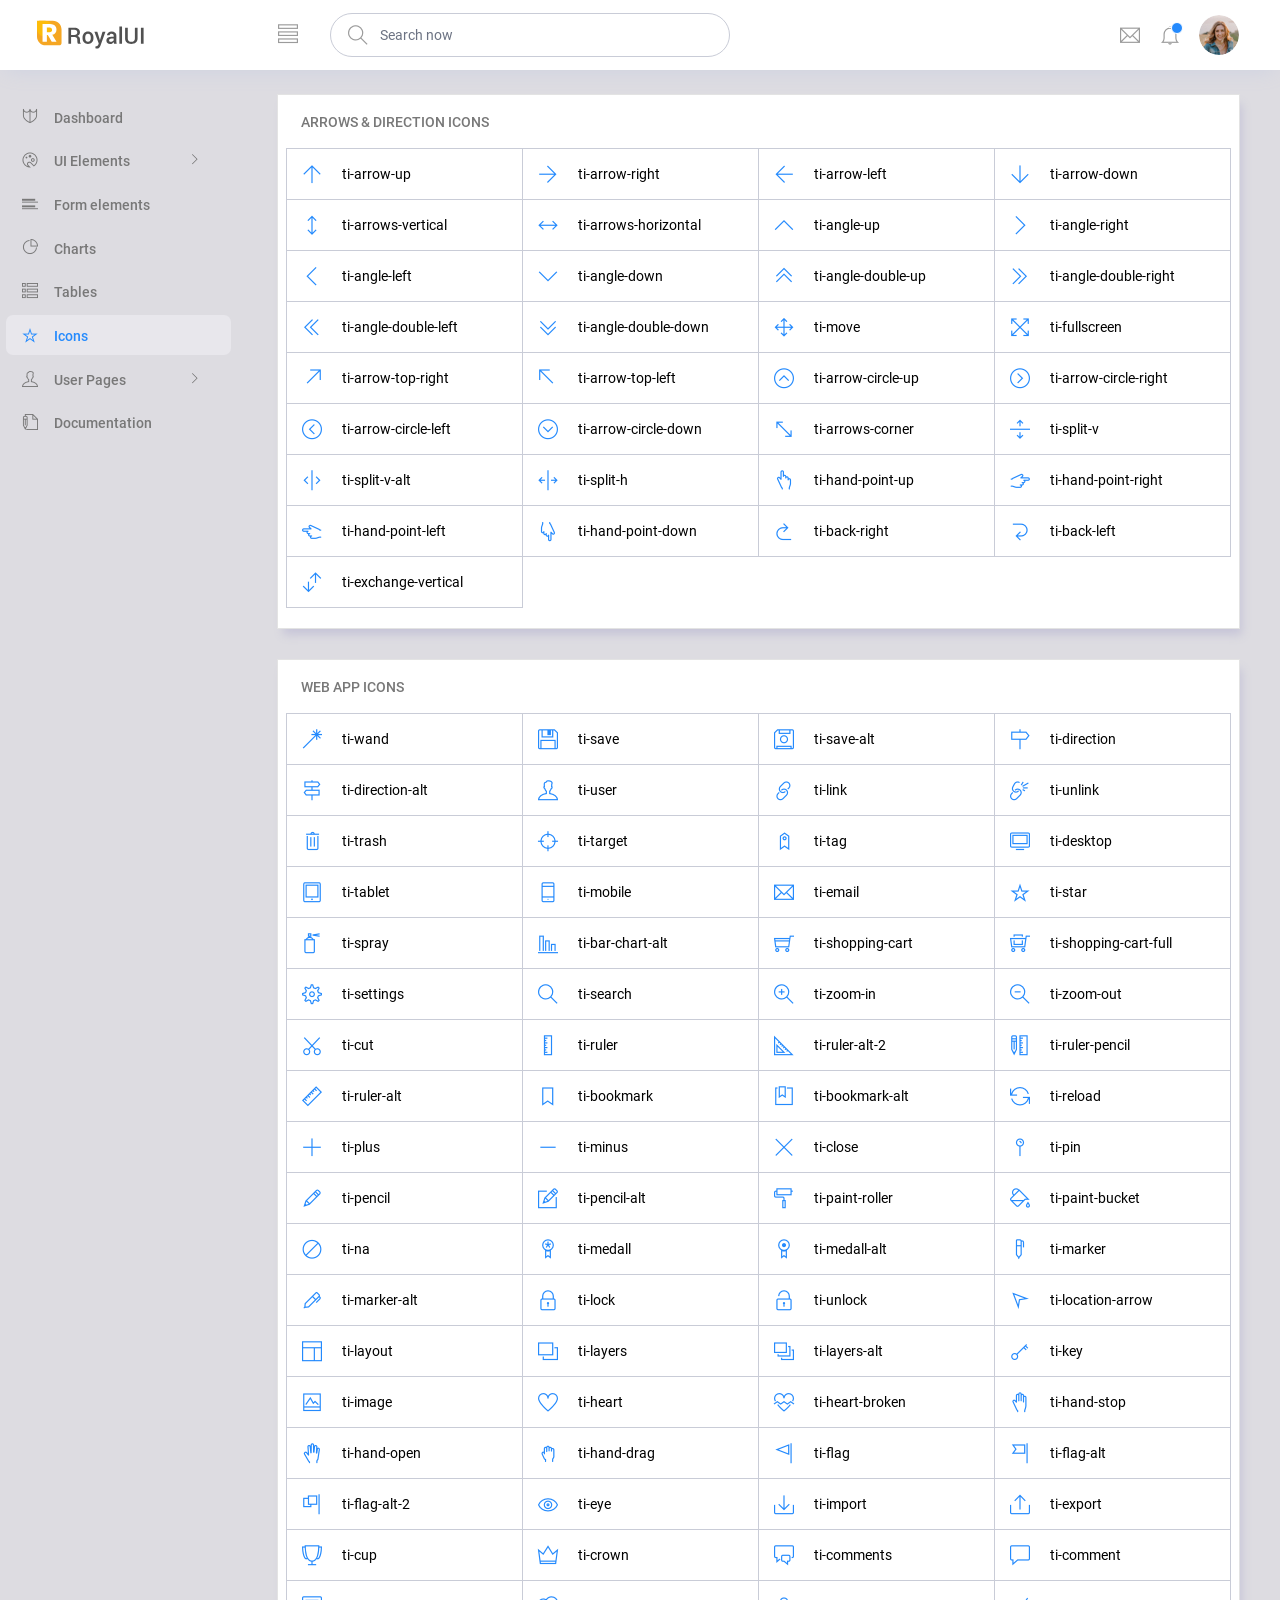
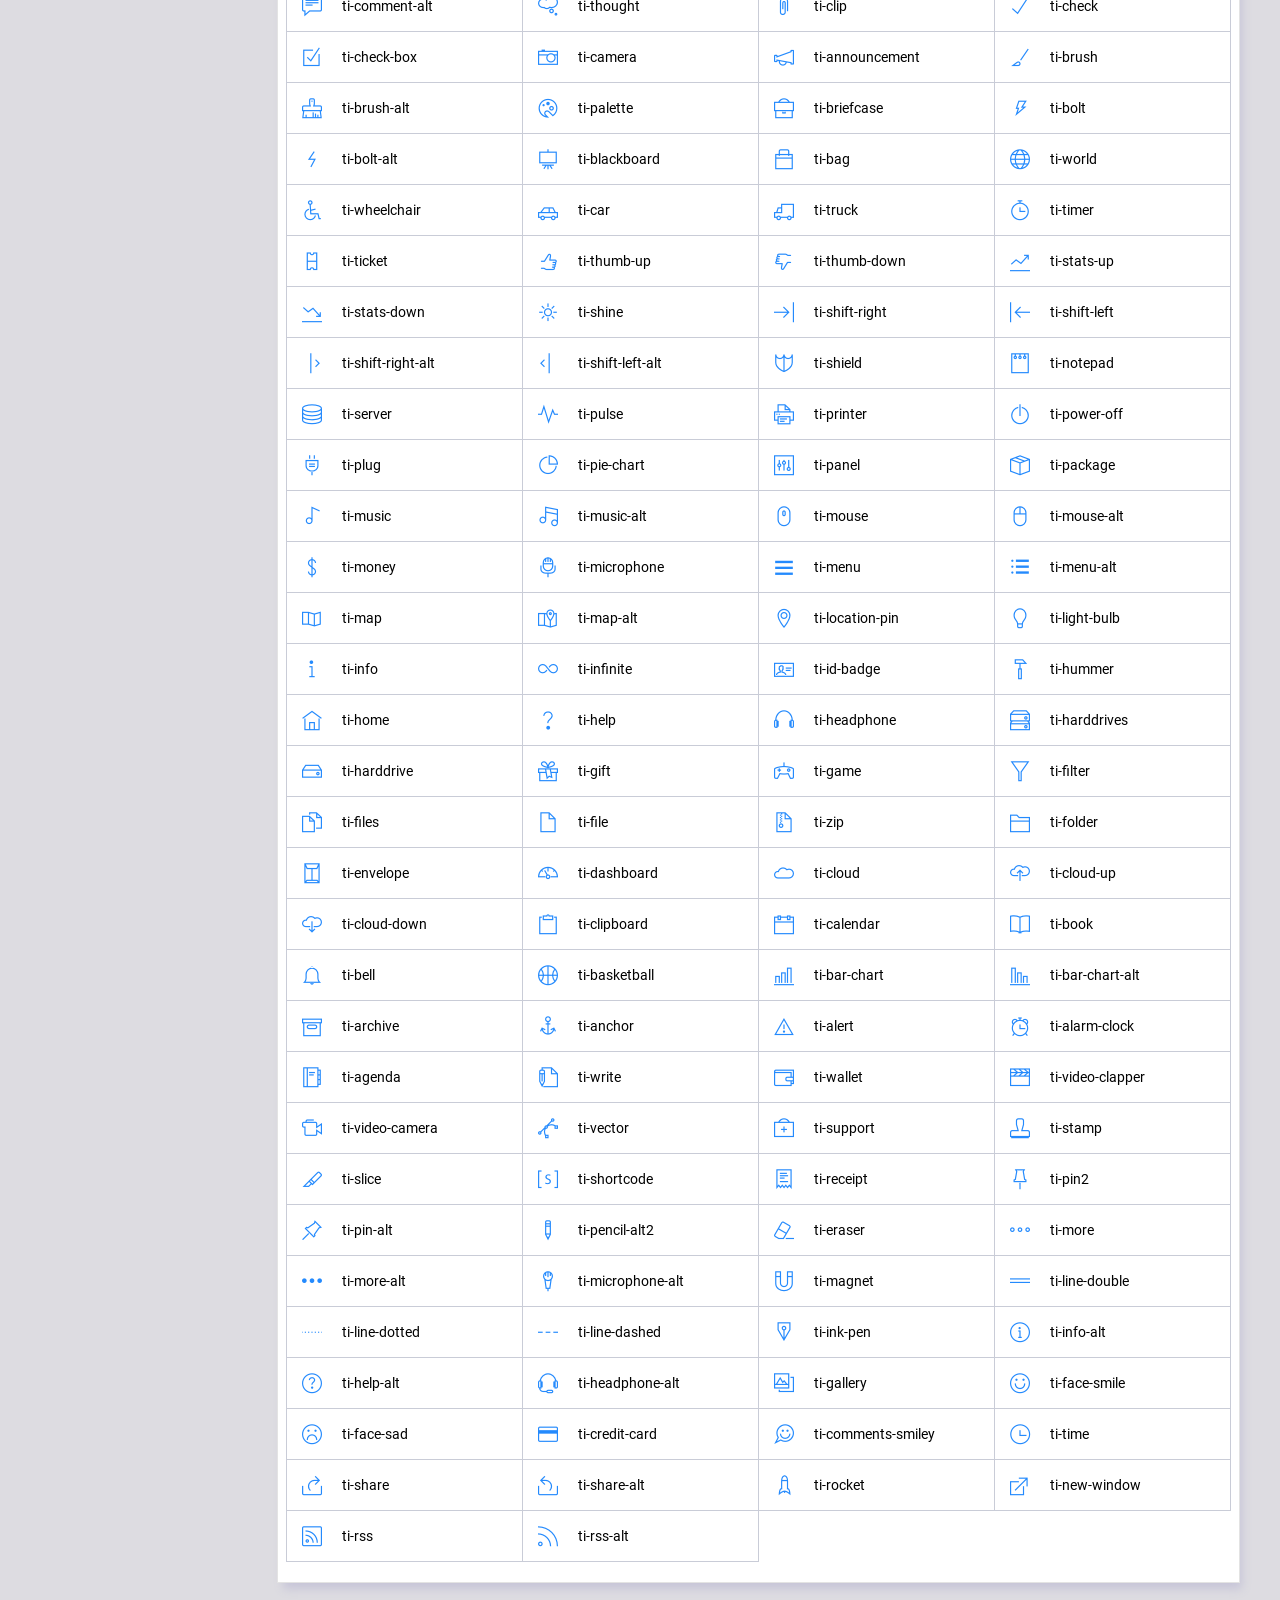
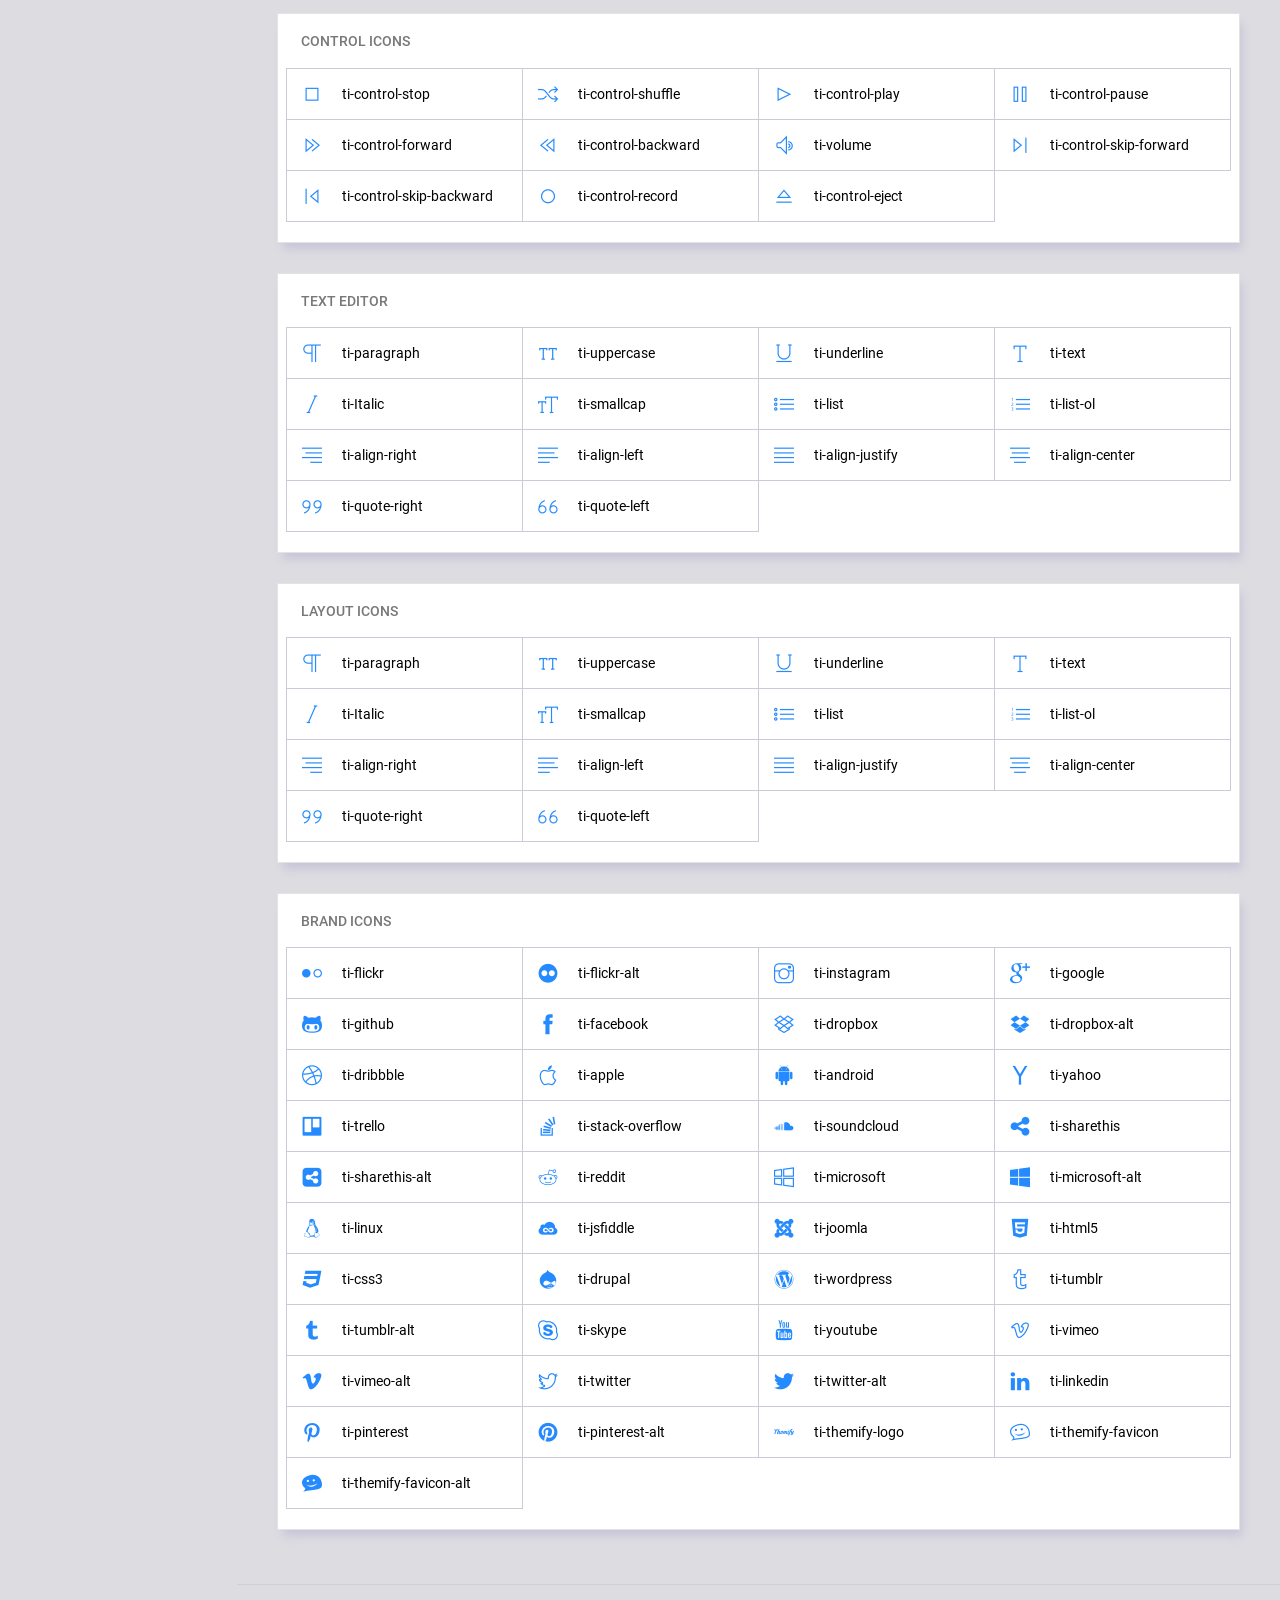
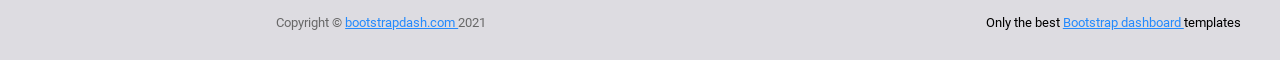
<file: admin/pages/icons/themify.html>
<!DOCTYPE html>
<html lang="en">

<head>
  <!-- Required meta tags -->
  <meta charset="utf-8">
  <meta name="viewport" content="width=device-width, initial-scale=1, shrink-to-fit=no">
  <title>RoyalUI Admin</title>
  <!-- plugins:css -->
  <link rel="stylesheet" href="../../vendors/ti-icons/css/themify-icons.css">
  <link rel="stylesheet" href="../../vendors/base/vendor.bundle.base.css">
  <!-- endinject -->
  <!-- plugin css for this page -->
  <!-- End plugin css for this page -->
  <!-- inject:css -->
  <link rel="stylesheet" href="../../css/style.css">
  <!-- endinject -->
  <link rel="shortcut icon" href="../../images/favicon.png" />
</head>

<body>
  <div class="container-scroller">
    <!-- partial:../../partials/_navbar.html -->
    <nav class="navbar col-lg-12 col-12 p-0 fixed-top d-flex flex-row">
      <div class="text-center navbar-brand-wrapper d-flex align-items-center justify-content-center">
        <a class="navbar-brand brand-logo me-5" href="../../index.html"><img src="../../images/logo.svg" class="me-2" alt="logo"/></a>
        <a class="navbar-brand brand-logo-mini" href="../../index.html"><img src="../../images/logo-mini.svg" alt="logo"/></a>
      </div>
      <div class="navbar-menu-wrapper d-flex align-items-center justify-content-end">
        <button class="navbar-toggler navbar-toggler align-self-center" type="button" data-toggle="minimize">
          <span class="ti-view-list"></span>
        </button>
        <ul class="navbar-nav mr-lg-2">
          <li class="nav-item nav-search d-none d-lg-block">
            <div class="input-group">
              <div class="input-group-prepend hover-cursor" id="navbar-search-icon">
                <span class="input-group-text" id="search">
                  <i class="ti-search"></i>
                </span>
              </div>
              <input type="text" class="form-control" id="navbar-search-input" placeholder="Search now" aria-label="search" aria-describedby="search">
            </div>
          </li>
        </ul>
        <ul class="navbar-nav navbar-nav-right">
          <li class="nav-item dropdown me-1">
            <a class="nav-link count-indicator dropdown-toggle d-flex justify-content-center align-items-center" id="messageDropdown" href="#" data-bs-toggle="dropdown">
              <i class="ti-email mx-0"></i>
            </a>
            <div class="dropdown-menu dropdown-menu-right navbar-dropdown" aria-labelledby="messageDropdown">
              <p class="mb-0 font-weight-normal float-left dropdown-header">Messages</p>
              <a class="dropdown-item">
                <div class="item-thumbnail">
                    <img src="../../images/faces/face4.jpg" alt="image" class="profile-pic">
                </div>
                <div class="item-content flex-grow">
                  <h6 class="ellipsis font-weight-normal">David Grey
                  </h6>
                  <p class="font-weight-light small-text text-muted mb-0">
                    The meeting is cancelled
                  </p>
                </div>
              </a>
              <a class="dropdown-item">
                <div class="item-thumbnail">
                    <img src="../../images/faces/face2.jpg" alt="image" class="profile-pic">
                </div>
                <div class="item-content flex-grow">
                  <h6 class="ellipsis font-weight-normal">Tim Cook
                  </h6>
                  <p class="font-weight-light small-text text-muted mb-0">
                    New product launch
                  </p>
                </div>
              </a>
              <a class="dropdown-item">
                <div class="item-thumbnail">
                    <img src="../../images/faces/face3.jpg" alt="image" class="profile-pic">
                </div>
                <div class="item-content flex-grow">
                  <h6 class="ellipsis font-weight-normal"> Johnson
                  </h6>
                  <p class="font-weight-light small-text text-muted mb-0">
                    Upcoming board meeting
                  </p>
                </div>
              </a>
            </div>
          </li>
          <li class="nav-item dropdown">
            <a class="nav-link count-indicator dropdown-toggle" id="notificationDropdown" href="#" data-bs-toggle="dropdown">
              <i class="ti-bell mx-0"></i>
              <span class="count"></span>
            </a>
            <div class="dropdown-menu dropdown-menu-right navbar-dropdown" aria-labelledby="notificationDropdown">
              <p class="mb-0 font-weight-normal float-left dropdown-header">Notifications</p>
              <a class="dropdown-item">
                <div class="item-thumbnail">
                  <div class="item-icon bg-success">
                    <i class="ti-info-alt mx-0"></i>
                  </div>
                </div>
                <div class="item-content">
                  <h6 class="font-weight-normal">Application Error</h6>
                  <p class="font-weight-light small-text mb-0 text-muted">
                    Just now
                  </p>
                </div>
              </a>
              <a class="dropdown-item">
                <div class="item-thumbnail">
                  <div class="item-icon bg-warning">
                    <i class="ti-settings mx-0"></i>
                  </div>
                </div>
                <div class="item-content">
                  <h6 class="font-weight-normal">Settings</h6>
                  <p class="font-weight-light small-text mb-0 text-muted">
                    Private message
                  </p>
                </div>
              </a>
              <a class="dropdown-item">
                <div class="item-thumbnail">
                  <div class="item-icon bg-info">
                    <i class="ti-user mx-0"></i>
                  </div>
                </div>
                <div class="item-content">
                  <h6 class="font-weight-normal">New user registration</h6>
                  <p class="font-weight-light small-text mb-0 text-muted">
                    2 days ago
                  </p>
                </div>
              </a>
            </div>
          </li>
          <li class="nav-item nav-profile dropdown">
            <a class="nav-link dropdown-toggle" href="#" data-bs-toggle="dropdown" id="profileDropdown">
              <img src="../../images/faces/face28.jpg" alt="profile"/>
            </a>
            <div class="dropdown-menu dropdown-menu-right navbar-dropdown" aria-labelledby="profileDropdown">
              <a class="dropdown-item">
                <i class="ti-settings text-primary"></i>
                Settings
              </a>
              <a class="dropdown-item">
                <i class="ti-power-off text-primary"></i>
                Logout
              </a>
            </div>
          </li>
        </ul>
        <button class="navbar-toggler navbar-toggler-right d-lg-none align-self-center" type="button" data-toggle="offcanvas">
          <span class="ti-view-list"></span>
        </button>
      </div>
    </nav>
    <!-- partial -->
    <div class="container-fluid page-body-wrapper">
      <!-- partial:../../partials/_sidebar.html -->
      <nav class="sidebar sidebar-offcanvas" id="sidebar">
        <ul class="nav">
          <li class="nav-item">
            <a class="nav-link" href="../../index.html">
              <i class="ti-shield menu-icon"></i>
              <span class="menu-title">Dashboard</span>
            </a>
          </li>
          <li class="nav-item">
            <a class="nav-link" data-bs-toggle="collapse" href="#ui-basic" aria-expanded="false" aria-controls="ui-basic">
              <i class="ti-palette menu-icon"></i>
              <span class="menu-title">UI Elements</span>
              <i class="menu-arrow"></i>
            </a>
            <div class="collapse" id="ui-basic">
              <ul class="nav flex-column sub-menu">
                <li class="nav-item"> <a class="nav-link" href="../../pages/ui-features/buttons.html">Buttons</a></li>
                <li class="nav-item"> <a class="nav-link" href="../../pages/ui-features/typography.html">Typography</a></li>
              </ul>
            </div>
          </li>
          <li class="nav-item">
            <a class="nav-link" href="../../pages/forms/basic_elements.html">
              <i class="ti-layout-list-post menu-icon"></i>
              <span class="menu-title">Form elements</span>
            </a>
          </li>
          <li class="nav-item">
            <a class="nav-link" href="../../pages/charts/chartjs.html">
              <i class="ti-pie-chart menu-icon"></i>
              <span class="menu-title">Charts</span>
            </a>
          </li>
          <li class="nav-item">
            <a class="nav-link" href="../../pages/tables/basic-table.html">
              <i class="ti-view-list-alt menu-icon"></i>
              <span class="menu-title">Tables</span>
            </a>
          </li>
          <li class="nav-item">
            <a class="nav-link" href="../../pages/icons/themify.html">
              <i class="ti-star menu-icon"></i>
              <span class="menu-title">Icons</span>
            </a>
          </li>
          <li class="nav-item">
            <a class="nav-link" data-bs-toggle="collapse" href="#auth" aria-expanded="false" aria-controls="auth">
              <i class="ti-user menu-icon"></i>
              <span class="menu-title">User Pages</span>
              <i class="menu-arrow"></i>
            </a>
            <div class="collapse" id="auth">
              <ul class="nav flex-column sub-menu">
                <li class="nav-item"> <a class="nav-link" href="../../pages/samples/login.html"> Login </a></li>
                <li class="nav-item"> <a class="nav-link" href="../../pages/samples/login-2.html"> Login 2 </a></li>
                <li class="nav-item"> <a class="nav-link" href="../../pages/samples/register.html"> Register </a></li>
                <li class="nav-item"> <a class="nav-link" href="../../pages/samples/register-2.html"> Register 2 </a></li>
                <li class="nav-item"> <a class="nav-link" href="../../pages/samples/lock-screen.html"> Lockscreen </a></li>
              </ul>
            </div>
          </li>
          <li class="nav-item">
            <a class="nav-link" href="../../documentation/documentation.html">
              <i class="ti-write menu-icon"></i>
              <span class="menu-title">Documentation</span>
            </a>
          </li>
        </ul>
      </nav>
      <!-- partial -->
      <div class="main-panel">          
        <div class="content-wrapper">
          <div class="row">
            <div class="col-lg-12 grid-margin">
              <div class="card">
                <div class="card-body">
                  <h4 class="card-title">Arrows & direction icons</h4>
                  <div class="icons-list row">
                    <div class="col-sm-6 col-md-4 col-lg-3"> <i class="ti-arrow-up"></i> ti-arrow-up </div>
                    <div class="col-sm-6 col-md-4 col-lg-3"> <i class="ti-arrow-right"></i> ti-arrow-right </div>
                    <div class="col-sm-6 col-md-4 col-lg-3"> <i class="ti-arrow-left"></i> ti-arrow-left </div>
                    <div class="col-sm-6 col-md-4 col-lg-3"> <i class="ti-arrow-down"></i> ti-arrow-down </div>
                    <div class="col-sm-6 col-md-4 col-lg-3"> <i class="ti-arrows-vertical"></i> ti-arrows-vertical </div>
                    <div class="col-sm-6 col-md-4 col-lg-3"> <i class="ti-arrows-horizontal"></i> ti-arrows-horizontal </div>
                    <div class="col-sm-6 col-md-4 col-lg-3"> <i class="ti-angle-up"></i> ti-angle-up </div>
                    <div class="col-sm-6 col-md-4 col-lg-3"> <i class="ti-angle-right"></i> ti-angle-right </div>
                    <div class="col-sm-6 col-md-4 col-lg-3"> <i class="ti-angle-left"></i> ti-angle-left </div>
                    <div class="col-sm-6 col-md-4 col-lg-3"> <i class="ti-angle-down"></i> ti-angle-down </div>
                    <div class="col-sm-6 col-md-4 col-lg-3"> <i class="ti-angle-double-up"></i> ti-angle-double-up </div>
                    <div class="col-sm-6 col-md-4 col-lg-3"> <i class="ti-angle-double-right"></i> ti-angle-double-right </div>
                    <div class="col-sm-6 col-md-4 col-lg-3"> <i class="ti-angle-double-left"></i> ti-angle-double-left </div>
                    <div class="col-sm-6 col-md-4 col-lg-3"> <i class="ti-angle-double-down"></i> ti-angle-double-down </div>
                    <div class="col-sm-6 col-md-4 col-lg-3"> <i class="ti-move"></i> ti-move </div>
                    <div class="col-sm-6 col-md-4 col-lg-3"> <i class="ti-fullscreen"></i> ti-fullscreen </div>
                    <div class="col-sm-6 col-md-4 col-lg-3"> <i class="ti-arrow-top-right"></i> ti-arrow-top-right </div>
                    <div class="col-sm-6 col-md-4 col-lg-3"> <i class="ti-arrow-top-left"></i> ti-arrow-top-left </div>
                    <div class="col-sm-6 col-md-4 col-lg-3"> <i class="ti-arrow-circle-up"></i> ti-arrow-circle-up </div>
                    <div class="col-sm-6 col-md-4 col-lg-3"> <i class="ti-arrow-circle-right"></i> ti-arrow-circle-right </div>
                    <div class="col-sm-6 col-md-4 col-lg-3"> <i class="ti-arrow-circle-left"></i> ti-arrow-circle-left </div>
                    <div class="col-sm-6 col-md-4 col-lg-3"> <i class="ti-arrow-circle-down"></i> ti-arrow-circle-down </div>
                    <div class="col-sm-6 col-md-4 col-lg-3"> <i class="ti-arrows-corner"></i> ti-arrows-corner </div>
                    <div class="col-sm-6 col-md-4 col-lg-3"> <i class="ti-split-v"></i> ti-split-v </div>
                    <div class="col-sm-6 col-md-4 col-lg-3"> <i class="ti-split-v-alt"></i> ti-split-v-alt </div>
                    <div class="col-sm-6 col-md-4 col-lg-3"> <i class="ti-split-h"></i> ti-split-h </div>
                    <div class="col-sm-6 col-md-4 col-lg-3"> <i class="ti-hand-point-up"></i> ti-hand-point-up </div>
                    <div class="col-sm-6 col-md-4 col-lg-3"> <i class="ti-hand-point-right"></i> ti-hand-point-right </div>
                    <div class="col-sm-6 col-md-4 col-lg-3"> <i class="ti-hand-point-left"></i> ti-hand-point-left </div>
                    <div class="col-sm-6 col-md-4 col-lg-3"> <i class="ti-hand-point-down"></i> ti-hand-point-down </div>
                    <div class="col-sm-6 col-md-4 col-lg-3"> <i class="ti-back-right"></i> ti-back-right </div>
                    <div class="col-sm-6 col-md-4 col-lg-3"> <i class="ti-back-left"></i> ti-back-left </div>
                    <div class="col-sm-6 col-md-4 col-lg-3"> <i class="ti-exchange-vertical"></i> ti-exchange-vertical </div>
                  </div>
                </div>
              </div>
            </div>
            <div class="col-lg-12 grid-margin">
              <div class="card">
                <div class="card-body">
                  <h4 class="card-title">Web app icons</h4>
                  <div class="icons-list row">
                    <div class="col-sm-6 col-md-4 col-lg-3"> <i class="ti-wand"></i> ti-wand </div>
                    <div class="col-sm-6 col-md-4 col-lg-3"> <i class="ti-save"></i> ti-save </div>
                    <div class="col-sm-6 col-md-4 col-lg-3"> <i class="ti-save-alt"></i> ti-save-alt </div>
                    <div class="col-sm-6 col-md-4 col-lg-3"> <i class="ti-direction"></i> ti-direction </div>
                    <div class="col-sm-6 col-md-4 col-lg-3"> <i class="ti-direction-alt"></i> ti-direction-alt </div>
                    <div class="col-sm-6 col-md-4 col-lg-3"> <i class="ti-user"></i> ti-user </div>
                    <div class="col-sm-6 col-md-4 col-lg-3"> <i class="ti-link"></i> ti-link </div>
                    <div class="col-sm-6 col-md-4 col-lg-3"> <i class="ti-unlink"></i> ti-unlink </div>
                    <div class="col-sm-6 col-md-4 col-lg-3"> <i class="ti-trash"></i> ti-trash </div>
                    <div class="col-sm-6 col-md-4 col-lg-3"> <i class="ti-target"></i> ti-target </div>
                    <div class="col-sm-6 col-md-4 col-lg-3"> <i class="ti-tag"></i> ti-tag </div>
                    <div class="col-sm-6 col-md-4 col-lg-3"> <i class="ti-desktop"></i> ti-desktop </div>
                    <div class="col-sm-6 col-md-4 col-lg-3"> <i class="ti-tablet"></i> ti-tablet </div>
                    <div class="col-sm-6 col-md-4 col-lg-3"> <i class="ti-mobile"></i> ti-mobile </div>
                    <div class="col-sm-6 col-md-4 col-lg-3"> <i class="ti-email"></i> ti-email </div>
                    <div class="col-sm-6 col-md-4 col-lg-3"> <i class="ti-star"></i> ti-star </div>
                    <div class="col-sm-6 col-md-4 col-lg-3"> <i class="ti-spray"></i> ti-spray </div>
                    <div class="col-sm-6 col-md-4 col-lg-3"> <i class="ti-bar-chart-alt"></i> ti-bar-chart-alt </div>
                    <div class="col-sm-6 col-md-4 col-lg-3"> <i class="ti-shopping-cart"></i> ti-shopping-cart </div>
                    <div class="col-sm-6 col-md-4 col-lg-3"> <i class="ti-shopping-cart-full"></i> ti-shopping-cart-full </div>
                    <div class="col-sm-6 col-md-4 col-lg-3"> <i class="ti-settings"></i> ti-settings </div>
                    <div class="col-sm-6 col-md-4 col-lg-3"> <i class="ti-search"></i> ti-search </div>
                    <div class="col-sm-6 col-md-4 col-lg-3"> <i class="ti-zoom-in"></i> ti-zoom-in </div>
                    <div class="col-sm-6 col-md-4 col-lg-3"> <i class="ti-zoom-out"></i> ti-zoom-out </div>
                    <div class="col-sm-6 col-md-4 col-lg-3"> <i class="ti-cut"></i> ti-cut </div>
                    <div class="col-sm-6 col-md-4 col-lg-3"> <i class="ti-ruler"></i> ti-ruler </div>
                    <div class="col-sm-6 col-md-4 col-lg-3"> <i class="ti-ruler-alt-2"></i> ti-ruler-alt-2 </div>
                    <div class="col-sm-6 col-md-4 col-lg-3"> <i class="ti-ruler-pencil"></i> ti-ruler-pencil </div>
                    <div class="col-sm-6 col-md-4 col-lg-3"> <i class="ti-ruler-alt"></i> ti-ruler-alt </div>
                    <div class="col-sm-6 col-md-4 col-lg-3"> <i class="ti-bookmark"></i> ti-bookmark </div>
                    <div class="col-sm-6 col-md-4 col-lg-3"> <i class="ti-bookmark-alt"></i> ti-bookmark-alt </div>
                    <div class="col-sm-6 col-md-4 col-lg-3"> <i class="ti-reload"></i> ti-reload </div>
                    <div class="col-sm-6 col-md-4 col-lg-3"> <i class="ti-plus"></i> ti-plus </div>
                    <div class="col-sm-6 col-md-4 col-lg-3"> <i class="ti-minus"></i> ti-minus </div>
                    <div class="col-sm-6 col-md-4 col-lg-3"> <i class="ti-close"></i> ti-close </div>
                    <div class="col-sm-6 col-md-4 col-lg-3"> <i class="ti-pin"></i> ti-pin </div>
                    <div class="col-sm-6 col-md-4 col-lg-3"> <i class="ti-pencil"></i> ti-pencil </div>
                    <div class="col-sm-6 col-md-4 col-lg-3"> <i class="ti-pencil-alt"></i> ti-pencil-alt </div>
                    <div class="col-sm-6 col-md-4 col-lg-3"> <i class="ti-paint-roller"></i> ti-paint-roller </div>
                    <div class="col-sm-6 col-md-4 col-lg-3"> <i class="ti-paint-bucket"></i> ti-paint-bucket </div>
                    <div class="col-sm-6 col-md-4 col-lg-3"> <i class="ti-na"></i> ti-na </div>
                    <div class="col-sm-6 col-md-4 col-lg-3"> <i class="ti-medall"></i> ti-medall </div>
                    <div class="col-sm-6 col-md-4 col-lg-3"> <i class="ti-medall-alt"></i> ti-medall-alt </div>
                    <div class="col-sm-6 col-md-4 col-lg-3"> <i class="ti-marker"></i> ti-marker </div>
                    <div class="col-sm-6 col-md-4 col-lg-3"> <i class="ti-marker-alt"></i> ti-marker-alt </div>
                    <div class="col-sm-6 col-md-4 col-lg-3"> <i class="ti-lock"></i> ti-lock </div>
                    <div class="col-sm-6 col-md-4 col-lg-3"> <i class="ti-unlock"></i> ti-unlock </div>
                    <div class="col-sm-6 col-md-4 col-lg-3"> <i class="ti-location-arrow"></i> ti-location-arrow </div>
                    <div class="col-sm-6 col-md-4 col-lg-3"> <i class="ti-layout"></i> ti-layout </div>
                    <div class="col-sm-6 col-md-4 col-lg-3"> <i class="ti-layers"></i> ti-layers </div>
                    <div class="col-sm-6 col-md-4 col-lg-3"> <i class="ti-layers-alt"></i> ti-layers-alt </div>
                    <div class="col-sm-6 col-md-4 col-lg-3"> <i class="ti-key"></i> ti-key </div>
                    <div class="col-sm-6 col-md-4 col-lg-3"> <i class="ti-image"></i> ti-image </div>
                    <div class="col-sm-6 col-md-4 col-lg-3"> <i class="ti-heart"></i> ti-heart </div>
                    <div class="col-sm-6 col-md-4 col-lg-3"> <i class="ti-heart-broken"></i> ti-heart-broken </div>
                    <div class="col-sm-6 col-md-4 col-lg-3"> <i class="ti-hand-stop"></i> ti-hand-stop </div>
                    <div class="col-sm-6 col-md-4 col-lg-3"> <i class="ti-hand-open"></i> ti-hand-open </div>
                    <div class="col-sm-6 col-md-4 col-lg-3"> <i class="ti-hand-drag"></i> ti-hand-drag </div>
                    <div class="col-sm-6 col-md-4 col-lg-3"> <i class="ti-flag"></i> ti-flag </div>
                    <div class="col-sm-6 col-md-4 col-lg-3"> <i class="ti-flag-alt"></i> ti-flag-alt </div>
                    <div class="col-sm-6 col-md-4 col-lg-3"> <i class="ti-flag-alt-2"></i> ti-flag-alt-2 </div>
                    <div class="col-sm-6 col-md-4 col-lg-3"> <i class="ti-eye"></i> ti-eye </div>
                    <div class="col-sm-6 col-md-4 col-lg-3"> <i class="ti-import"></i> ti-import </div>
                    <div class="col-sm-6 col-md-4 col-lg-3"> <i class="ti-export"></i> ti-export </div>
                    <div class="col-sm-6 col-md-4 col-lg-3"> <i class="ti-cup"></i> ti-cup </div>
                    <div class="col-sm-6 col-md-4 col-lg-3"> <i class="ti-crown"></i> ti-crown </div>
                    <div class="col-sm-6 col-md-4 col-lg-3"> <i class="ti-comments"></i> ti-comments </div>
                    <div class="col-sm-6 col-md-4 col-lg-3"> <i class="ti-comment"></i> ti-comment </div>
                    <div class="col-sm-6 col-md-4 col-lg-3"> <i class="ti-comment-alt"></i> ti-comment-alt </div>
                    <div class="col-sm-6 col-md-4 col-lg-3"> <i class="ti-thought"></i> ti-thought </div>
                    <div class="col-sm-6 col-md-4 col-lg-3"> <i class="ti-clip"></i> ti-clip </div>
                    <div class="col-sm-6 col-md-4 col-lg-3"> <i class="ti-check"></i> ti-check </div>
                    <div class="col-sm-6 col-md-4 col-lg-3"> <i class="ti-check-box"></i> ti-check-box </div>
                    <div class="col-sm-6 col-md-4 col-lg-3"> <i class="ti-camera"></i> ti-camera </div>
                    <div class="col-sm-6 col-md-4 col-lg-3"> <i class="ti-announcement"></i> ti-announcement </div>
                    <div class="col-sm-6 col-md-4 col-lg-3"> <i class="ti-brush"></i> ti-brush </div>
                    <div class="col-sm-6 col-md-4 col-lg-3"> <i class="ti-brush-alt"></i> ti-brush-alt </div>
                    <div class="col-sm-6 col-md-4 col-lg-3"> <i class="ti-palette"></i> ti-palette </div>
                    <div class="col-sm-6 col-md-4 col-lg-3"> <i class="ti-briefcase"></i> ti-briefcase </div>
                    <div class="col-sm-6 col-md-4 col-lg-3"> <i class="ti-bolt"></i> ti-bolt </div>
                    <div class="col-sm-6 col-md-4 col-lg-3"> <i class="ti-bolt-alt"></i> ti-bolt-alt </div>
                    <div class="col-sm-6 col-md-4 col-lg-3"> <i class="ti-blackboard"></i> ti-blackboard </div>
                    <div class="col-sm-6 col-md-4 col-lg-3"> <i class="ti-bag"></i> ti-bag </div>
                    <div class="col-sm-6 col-md-4 col-lg-3"> <i class="ti-world"></i> ti-world </div>
                    <div class="col-sm-6 col-md-4 col-lg-3"> <i class="ti-wheelchair"></i> ti-wheelchair </div>
                    <div class="col-sm-6 col-md-4 col-lg-3"> <i class="ti-car"></i> ti-car </div>
                    <div class="col-sm-6 col-md-4 col-lg-3"> <i class="ti-truck"></i> ti-truck </div>
                    <div class="col-sm-6 col-md-4 col-lg-3"> <i class="ti-timer"></i> ti-timer </div>
                    <div class="col-sm-6 col-md-4 col-lg-3"> <i class="ti-ticket"></i> ti-ticket </div>
                    <div class="col-sm-6 col-md-4 col-lg-3"> <i class="ti-thumb-up"></i> ti-thumb-up </div>
                    <div class="col-sm-6 col-md-4 col-lg-3"> <i class="ti-thumb-down"></i> ti-thumb-down </div>
                    <div class="col-sm-6 col-md-4 col-lg-3"> <i class="ti-stats-up"></i> ti-stats-up </div>
                    <div class="col-sm-6 col-md-4 col-lg-3"> <i class="ti-stats-down"></i> ti-stats-down </div>
                    <div class="col-sm-6 col-md-4 col-lg-3"> <i class="ti-shine"></i> ti-shine </div>
                    <div class="col-sm-6 col-md-4 col-lg-3"> <i class="ti-shift-right"></i> ti-shift-right </div>
                    <div class="col-sm-6 col-md-4 col-lg-3"> <i class="ti-shift-left"></i> ti-shift-left </div>
                    <div class="col-sm-6 col-md-4 col-lg-3"> <i class="ti-shift-right-alt"></i> ti-shift-right-alt </div>
                    <div class="col-sm-6 col-md-4 col-lg-3"> <i class="ti-shift-left-alt"></i> ti-shift-left-alt </div>
                    <div class="col-sm-6 col-md-4 col-lg-3"> <i class="ti-shield"></i> ti-shield </div>
                    <div class="col-sm-6 col-md-4 col-lg-3"> <i class="ti-notepad"></i> ti-notepad </div>
                    <div class="col-sm-6 col-md-4 col-lg-3"> <i class="ti-server"></i> ti-server </div>
                    <div class="col-sm-6 col-md-4 col-lg-3"> <i class="ti-pulse"></i> ti-pulse </div>
                    <div class="col-sm-6 col-md-4 col-lg-3"> <i class="ti-printer"></i> ti-printer </div>
                    <div class="col-sm-6 col-md-4 col-lg-3"> <i class="ti-power-off"></i> ti-power-off </div>
                    <div class="col-sm-6 col-md-4 col-lg-3"> <i class="ti-plug"></i> ti-plug </div>
                    <div class="col-sm-6 col-md-4 col-lg-3"> <i class="ti-pie-chart"></i> ti-pie-chart </div>
                    <div class="col-sm-6 col-md-4 col-lg-3"> <i class="ti-panel"></i> ti-panel </div>
                    <div class="col-sm-6 col-md-4 col-lg-3"> <i class="ti-package"></i> ti-package </div>
                    <div class="col-sm-6 col-md-4 col-lg-3"> <i class="ti-music"></i> ti-music </div>
                    <div class="col-sm-6 col-md-4 col-lg-3"> <i class="ti-music-alt"></i> ti-music-alt </div>
                    <div class="col-sm-6 col-md-4 col-lg-3"> <i class="ti-mouse"></i> ti-mouse </div>
                    <div class="col-sm-6 col-md-4 col-lg-3"> <i class="ti-mouse-alt"></i> ti-mouse-alt </div>
                    <div class="col-sm-6 col-md-4 col-lg-3"> <i class="ti-money"></i> ti-money </div>
                    <div class="col-sm-6 col-md-4 col-lg-3"> <i class="ti-microphone"></i> ti-microphone </div>
                    <div class="col-sm-6 col-md-4 col-lg-3"> <i class="ti-menu"></i> ti-menu </div>
                    <div class="col-sm-6 col-md-4 col-lg-3"> <i class="ti-menu-alt"></i> ti-menu-alt </div>
                    <div class="col-sm-6 col-md-4 col-lg-3"> <i class="ti-map"></i> ti-map </div>
                    <div class="col-sm-6 col-md-4 col-lg-3"> <i class="ti-map-alt"></i> ti-map-alt </div>
                    <div class="col-sm-6 col-md-4 col-lg-3"> <i class="ti-location-pin"></i> ti-location-pin </div>
                    <div class="col-sm-6 col-md-4 col-lg-3"> <i class="ti-light-bulb"></i> ti-light-bulb </div>
                    <div class="col-sm-6 col-md-4 col-lg-3"> <i class="ti-info"></i> ti-info </div>
                    <div class="col-sm-6 col-md-4 col-lg-3"> <i class="ti-infinite"></i> ti-infinite </div>
                    <div class="col-sm-6 col-md-4 col-lg-3"> <i class="ti-id-badge"></i> ti-id-badge </div>
                    <div class="col-sm-6 col-md-4 col-lg-3"> <i class="ti-hummer"></i> ti-hummer </div>
                    <div class="col-sm-6 col-md-4 col-lg-3"> <i class="ti-home"></i> ti-home </div>
                    <div class="col-sm-6 col-md-4 col-lg-3"> <i class="ti-help"></i> ti-help </div>
                    <div class="col-sm-6 col-md-4 col-lg-3"> <i class="ti-headphone"></i> ti-headphone </div>
                    <div class="col-sm-6 col-md-4 col-lg-3"> <i class="ti-harddrives"></i> ti-harddrives </div>
                    <div class="col-sm-6 col-md-4 col-lg-3"> <i class="ti-harddrive"></i> ti-harddrive </div>
                    <div class="col-sm-6 col-md-4 col-lg-3"> <i class="ti-gift"></i> ti-gift </div>
                    <div class="col-sm-6 col-md-4 col-lg-3"> <i class="ti-game"></i> ti-game </div>
                    <div class="col-sm-6 col-md-4 col-lg-3"> <i class="ti-filter"></i> ti-filter </div>
                    <div class="col-sm-6 col-md-4 col-lg-3"> <i class="ti-files"></i> ti-files </div>
                    <div class="col-sm-6 col-md-4 col-lg-3"> <i class="ti-file"></i> ti-file </div>
                    <div class="col-sm-6 col-md-4 col-lg-3"> <i class="ti-zip"></i> ti-zip </div>
                    <div class="col-sm-6 col-md-4 col-lg-3"> <i class="ti-folder"></i> ti-folder </div>
                    <div class="col-sm-6 col-md-4 col-lg-3"> <i class="ti-envelope"></i> ti-envelope </div>
                    <div class="col-sm-6 col-md-4 col-lg-3"> <i class="ti-dashboard"></i> ti-dashboard </div>
                    <div class="col-sm-6 col-md-4 col-lg-3"> <i class="ti-cloud"></i> ti-cloud </div>
                    <div class="col-sm-6 col-md-4 col-lg-3"> <i class="ti-cloud-up"></i> ti-cloud-up </div>
                    <div class="col-sm-6 col-md-4 col-lg-3"> <i class="ti-cloud-down"></i> ti-cloud-down </div>
                    <div class="col-sm-6 col-md-4 col-lg-3"> <i class="ti-clipboard"></i> ti-clipboard </div>
                    <div class="col-sm-6 col-md-4 col-lg-3"> <i class="ti-calendar"></i> ti-calendar </div>
                    <div class="col-sm-6 col-md-4 col-lg-3"> <i class="ti-book"></i> ti-book </div>
                    <div class="col-sm-6 col-md-4 col-lg-3"> <i class="ti-bell"></i> ti-bell </div>
                    <div class="col-sm-6 col-md-4 col-lg-3"> <i class="ti-basketball"></i> ti-basketball </div>
                    <div class="col-sm-6 col-md-4 col-lg-3"> <i class="ti-bar-chart"></i> ti-bar-chart </div>
                    <div class="col-sm-6 col-md-4 col-lg-3"> <i class="ti-bar-chart-alt"></i> ti-bar-chart-alt </div>
                    <div class="col-sm-6 col-md-4 col-lg-3"> <i class="ti-archive"></i> ti-archive </div>
                    <div class="col-sm-6 col-md-4 col-lg-3"> <i class="ti-anchor"></i> ti-anchor </div>
                    <div class="col-sm-6 col-md-4 col-lg-3"> <i class="ti-alert"></i> ti-alert </div>
                    <div class="col-sm-6 col-md-4 col-lg-3"> <i class="ti-alarm-clock"></i> ti-alarm-clock </div>
                    <div class="col-sm-6 col-md-4 col-lg-3"> <i class="ti-agenda"></i> ti-agenda </div>
                    <div class="col-sm-6 col-md-4 col-lg-3"> <i class="ti-write"></i> ti-write </div>
                    <div class="col-sm-6 col-md-4 col-lg-3"> <i class="ti-wallet"></i> ti-wallet </div>
                    <div class="col-sm-6 col-md-4 col-lg-3"> <i class="ti-video-clapper"></i> ti-video-clapper </div>
                    <div class="col-sm-6 col-md-4 col-lg-3"> <i class="ti-video-camera"></i> ti-video-camera </div>
                    <div class="col-sm-6 col-md-4 col-lg-3"> <i class="ti-vector"></i> ti-vector </div>
                    <div class="col-sm-6 col-md-4 col-lg-3"> <i class="ti-support"></i> ti-support </div>
                    <div class="col-sm-6 col-md-4 col-lg-3"> <i class="ti-stamp"></i> ti-stamp </div>
                    <div class="col-sm-6 col-md-4 col-lg-3"> <i class="ti-slice"></i> ti-slice </div>
                    <div class="col-sm-6 col-md-4 col-lg-3"> <i class="ti-shortcode"></i> ti-shortcode </div>
                    <div class="col-sm-6 col-md-4 col-lg-3"> <i class="ti-receipt"></i> ti-receipt </div>
                    <div class="col-sm-6 col-md-4 col-lg-3"> <i class="ti-pin2"></i> ti-pin2 </div>
                    <div class="col-sm-6 col-md-4 col-lg-3"> <i class="ti-pin-alt"></i> ti-pin-alt </div>
                    <div class="col-sm-6 col-md-4 col-lg-3"> <i class="ti-pencil-alt2"></i> ti-pencil-alt2 </div>
                    <div class="col-sm-6 col-md-4 col-lg-3"> <i class="ti-eraser"></i> ti-eraser </div>
                    <div class="col-sm-6 col-md-4 col-lg-3"> <i class="ti-more"></i> ti-more </div>
                    <div class="col-sm-6 col-md-4 col-lg-3"> <i class="ti-more-alt"></i> ti-more-alt </div>
                    <div class="col-sm-6 col-md-4 col-lg-3"> <i class="ti-microphone-alt"></i> ti-microphone-alt </div>
                    <div class="col-sm-6 col-md-4 col-lg-3"> <i class="ti-magnet"></i> ti-magnet </div>
                    <div class="col-sm-6 col-md-4 col-lg-3"> <i class="ti-line-double"></i> ti-line-double </div>
                    <div class="col-sm-6 col-md-4 col-lg-3"> <i class="ti-line-dotted"></i> ti-line-dotted </div>
                    <div class="col-sm-6 col-md-4 col-lg-3"> <i class="ti-line-dashed"></i> ti-line-dashed </div>
                    <div class="col-sm-6 col-md-4 col-lg-3"> <i class="ti-ink-pen"></i> ti-ink-pen </div>
                    <div class="col-sm-6 col-md-4 col-lg-3"> <i class="ti-info-alt"></i> ti-info-alt </div>
                    <div class="col-sm-6 col-md-4 col-lg-3"> <i class="ti-help-alt"></i> ti-help-alt </div>
                    <div class="col-sm-6 col-md-4 col-lg-3"> <i class="ti-headphone-alt"></i> ti-headphone-alt </div>
                    <div class="col-sm-6 col-md-4 col-lg-3"> <i class="ti-gallery"></i> ti-gallery </div>
                    <div class="col-sm-6 col-md-4 col-lg-3"> <i class="ti-face-smile"></i> ti-face-smile </div>
                    <div class="col-sm-6 col-md-4 col-lg-3"> <i class="ti-face-sad"></i> ti-face-sad </div>
                    <div class="col-sm-6 col-md-4 col-lg-3"> <i class="ti-credit-card"></i> ti-credit-card </div>
                    <div class="col-sm-6 col-md-4 col-lg-3"> <i class="ti-comments-smiley"></i> ti-comments-smiley </div>
                    <div class="col-sm-6 col-md-4 col-lg-3"> <i class="ti-time"></i> ti-time </div>
                    <div class="col-sm-6 col-md-4 col-lg-3"> <i class="ti-share"></i> ti-share </div>
                    <div class="col-sm-6 col-md-4 col-lg-3"> <i class="ti-share-alt"></i> ti-share-alt </div>
                    <div class="col-sm-6 col-md-4 col-lg-3"> <i class="ti-rocket"></i> ti-rocket </div>
                    <div class="col-sm-6 col-md-4 col-lg-3"> <i class="ti-new-window"></i> ti-new-window </div>
                    <div class="col-sm-6 col-md-4 col-lg-3"> <i class="ti-rss"></i> ti-rss </div>
                    <div class="col-sm-6 col-md-4 col-lg-3"> <i class="ti-rss-alt"></i> ti-rss-alt </div>
                  </div>
                </div>
              </div>
            </div>
            <div class="col-lg-12 grid-margin">
              <div class="card">
                <div class="card-body">
                  <h4 class="card-title">Control icons</h4>
                  <div class="icons-list row">
                    <div class="col-sm-6 col-md-4 col-lg-3"> <i class="ti-control-stop"></i> ti-control-stop </div>
                    <div class="col-sm-6 col-md-4 col-lg-3"> <i class="ti-control-shuffle"></i> ti-control-shuffle </div>
                    <div class="col-sm-6 col-md-4 col-lg-3"> <i class="ti-control-play"></i> ti-control-play </div>
                    <div class="col-sm-6 col-md-4 col-lg-3"> <i class="ti-control-pause"></i> ti-control-pause </div>
                    <div class="col-sm-6 col-md-4 col-lg-3"> <i class="ti-control-forward"></i> ti-control-forward </div>
                    <div class="col-sm-6 col-md-4 col-lg-3"> <i class="ti-control-backward"></i> ti-control-backward </div>
                    <div class="col-sm-6 col-md-4 col-lg-3"> <i class="ti-volume"></i> ti-volume </div>
                    <div class="col-sm-6 col-md-4 col-lg-3"> <i class="ti-control-skip-forward"></i> ti-control-skip-forward </div>
                    <div class="col-sm-6 col-md-4 col-lg-3"> <i class="ti-control-skip-backward"></i> ti-control-skip-backward </div>
                    <div class="col-sm-6 col-md-4 col-lg-3"> <i class="ti-control-record"></i> ti-control-record </div>
                    <div class="col-sm-6 col-md-4 col-lg-3"> <i class="ti-control-eject"></i> ti-control-eject </div>
                  </div>
                </div>
              </div>
            </div>
            <div class="col-lg-12 grid-margin">
              <div class="card">
                <div class="card-body">
                  <h4 class="card-title">Text editor</h4>
                  <div class="icons-list row">
                    <div class="col-sm-6 col-md-4 col-lg-3"> <i class="ti-paragraph"></i> ti-paragraph </div>
                    <div class="col-sm-6 col-md-4 col-lg-3"> <i class="ti-uppercase"></i> ti-uppercase </div>
                    <div class="col-sm-6 col-md-4 col-lg-3"> <i class="ti-underline"></i> ti-underline </div>
                    <div class="col-sm-6 col-md-4 col-lg-3"> <i class="ti-text"></i> ti-text </div>
                    <div class="col-sm-6 col-md-4 col-lg-3"> <i class="ti-Italic"></i> ti-Italic </div>
                    <div class="col-sm-6 col-md-4 col-lg-3"> <i class="ti-smallcap"></i> ti-smallcap </div>
                    <div class="col-sm-6 col-md-4 col-lg-3"> <i class="ti-list"></i> ti-list </div>
                    <div class="col-sm-6 col-md-4 col-lg-3"> <i class="ti-list-ol"></i> ti-list-ol </div>
                    <div class="col-sm-6 col-md-4 col-lg-3"> <i class="ti-align-right"></i> ti-align-right </div>
                    <div class="col-sm-6 col-md-4 col-lg-3"> <i class="ti-align-left"></i> ti-align-left </div>
                    <div class="col-sm-6 col-md-4 col-lg-3"> <i class="ti-align-justify"></i> ti-align-justify </div>
                    <div class="col-sm-6 col-md-4 col-lg-3"> <i class="ti-align-center"></i> ti-align-center </div>
                    <div class="col-sm-6 col-md-4 col-lg-3"> <i class="ti-quote-right"></i> ti-quote-right </div>
                    <div class="col-sm-6 col-md-4 col-lg-3"> <i class="ti-quote-left"></i> ti-quote-left </div>
                  </div>
                </div>
              </div>
            </div>
            <div class="col-lg-12 grid-margin">
              <div class="card">
                <div class="card-body">
                  <h4 class="card-title">Layout icons</h4>
                  <div class="icons-list row">
                    <div class="col-sm-6 col-md-4 col-lg-3"> <i class="ti-paragraph"></i> ti-paragraph </div>
                    <div class="col-sm-6 col-md-4 col-lg-3"> <i class="ti-uppercase"></i> ti-uppercase </div>
                    <div class="col-sm-6 col-md-4 col-lg-3"> <i class="ti-underline"></i> ti-underline </div>
                    <div class="col-sm-6 col-md-4 col-lg-3"> <i class="ti-text"></i> ti-text </div>
                    <div class="col-sm-6 col-md-4 col-lg-3"> <i class="ti-Italic"></i> ti-Italic </div>
                    <div class="col-sm-6 col-md-4 col-lg-3"> <i class="ti-smallcap"></i> ti-smallcap </div>
                    <div class="col-sm-6 col-md-4 col-lg-3"> <i class="ti-list"></i> ti-list </div>
                    <div class="col-sm-6 col-md-4 col-lg-3"> <i class="ti-list-ol"></i> ti-list-ol </div>
                    <div class="col-sm-6 col-md-4 col-lg-3"> <i class="ti-align-right"></i> ti-align-right </div>
                    <div class="col-sm-6 col-md-4 col-lg-3"> <i class="ti-align-left"></i> ti-align-left </div>
                    <div class="col-sm-6 col-md-4 col-lg-3"> <i class="ti-align-justify"></i> ti-align-justify </div>
                    <div class="col-sm-6 col-md-4 col-lg-3"> <i class="ti-align-center"></i> ti-align-center </div>
                    <div class="col-sm-6 col-md-4 col-lg-3"> <i class="ti-quote-right"></i> ti-quote-right </div>
                    <div class="col-sm-6 col-md-4 col-lg-3"> <i class="ti-quote-left"></i> ti-quote-left </div>
                  </div>
                </div>
              </div>
            </div>
            <div class="col-lg-12 grid-margin">
              <div class="card">
                <div class="card-body">
                  <h4 class="card-title">Brand icons</h4>
                  <div class="icons-list row">
                    <div class="col-sm-6 col-md-4 col-lg-3"> <i class="ti-flickr"></i> ti-flickr </div>
                    <div class="col-sm-6 col-md-4 col-lg-3"> <i class="ti-flickr-alt"></i> ti-flickr-alt </div>
                    <div class="col-sm-6 col-md-4 col-lg-3"> <i class="ti-instagram"></i> ti-instagram </div>
                    <div class="col-sm-6 col-md-4 col-lg-3"> <i class="ti-google"></i> ti-google </div>
                    <div class="col-sm-6 col-md-4 col-lg-3"> <i class="ti-github"></i> ti-github </div>
                    <div class="col-sm-6 col-md-4 col-lg-3"> <i class="ti-facebook"></i> ti-facebook </div>
                    <div class="col-sm-6 col-md-4 col-lg-3"> <i class="ti-dropbox"></i> ti-dropbox </div>
                    <div class="col-sm-6 col-md-4 col-lg-3"> <i class="ti-dropbox-alt"></i> ti-dropbox-alt </div>
                    <div class="col-sm-6 col-md-4 col-lg-3"> <i class="ti-dribbble"></i> ti-dribbble </div>
                    <div class="col-sm-6 col-md-4 col-lg-3"> <i class="ti-apple"></i> ti-apple </div>
                    <div class="col-sm-6 col-md-4 col-lg-3"> <i class="ti-android"></i> ti-android </div>
                    <div class="col-sm-6 col-md-4 col-lg-3"> <i class="ti-yahoo"></i> ti-yahoo </div>
                    <div class="col-sm-6 col-md-4 col-lg-3"> <i class="ti-trello"></i> ti-trello </div>
                    <div class="col-sm-6 col-md-4 col-lg-3"> <i class="ti-stack-overflow"></i> ti-stack-overflow </div>
                    <div class="col-sm-6 col-md-4 col-lg-3"> <i class="ti-soundcloud"></i> ti-soundcloud </div>
                    <div class="col-sm-6 col-md-4 col-lg-3"> <i class="ti-sharethis"></i> ti-sharethis </div>
                    <div class="col-sm-6 col-md-4 col-lg-3"> <i class="ti-sharethis-alt"></i> ti-sharethis-alt </div>
                    <div class="col-sm-6 col-md-4 col-lg-3"> <i class="ti-reddit"></i> ti-reddit </div>
                    <div class="col-sm-6 col-md-4 col-lg-3"> <i class="ti-microsoft"></i> ti-microsoft </div>
                    <div class="col-sm-6 col-md-4 col-lg-3"> <i class="ti-microsoft-alt"></i> ti-microsoft-alt </div>
                    <div class="col-sm-6 col-md-4 col-lg-3"> <i class="ti-linux"></i> ti-linux </div>
                    <div class="col-sm-6 col-md-4 col-lg-3"> <i class="ti-jsfiddle"></i> ti-jsfiddle </div>
                    <div class="col-sm-6 col-md-4 col-lg-3"> <i class="ti-joomla"></i> ti-joomla </div>
                    <div class="col-sm-6 col-md-4 col-lg-3"> <i class="ti-html5"></i> ti-html5 </div>
                    <div class="col-sm-6 col-md-4 col-lg-3"> <i class="ti-css3"></i> ti-css3 </div>
                    <div class="col-sm-6 col-md-4 col-lg-3"> <i class="ti-drupal"></i> ti-drupal </div>
                    <div class="col-sm-6 col-md-4 col-lg-3"> <i class="ti-wordpress"></i> ti-wordpress </div>
                    <div class="col-sm-6 col-md-4 col-lg-3"> <i class="ti-tumblr"></i> ti-tumblr </div>
                    <div class="col-sm-6 col-md-4 col-lg-3"> <i class="ti-tumblr-alt"></i> ti-tumblr-alt </div>
                    <div class="col-sm-6 col-md-4 col-lg-3"> <i class="ti-skype"></i> ti-skype </div>
                    <div class="col-sm-6 col-md-4 col-lg-3"> <i class="ti-youtube"></i> ti-youtube </div>
                    <div class="col-sm-6 col-md-4 col-lg-3"> <i class="ti-vimeo"></i> ti-vimeo </div>
                    <div class="col-sm-6 col-md-4 col-lg-3"> <i class="ti-vimeo-alt"></i> ti-vimeo-alt </div>
                    <div class="col-sm-6 col-md-4 col-lg-3"> <i class="ti-twitter"></i> ti-twitter </div>
                    <div class="col-sm-6 col-md-4 col-lg-3"> <i class="ti-twitter-alt"></i> ti-twitter-alt </div>
                    <div class="col-sm-6 col-md-4 col-lg-3"> <i class="ti-linkedin"></i> ti-linkedin </div>
                    <div class="col-sm-6 col-md-4 col-lg-3"> <i class="ti-pinterest"></i> ti-pinterest </div>
                    <div class="col-sm-6 col-md-4 col-lg-3"> <i class="ti-pinterest-alt"></i> ti-pinterest-alt </div>
                    <div class="col-sm-6 col-md-4 col-lg-3"> <i class="ti-themify-logo"></i> ti-themify-logo </div>
                    <div class="col-sm-6 col-md-4 col-lg-3"> <i class="ti-themify-favicon"></i> ti-themify-favicon </div>
                    <div class="col-sm-6 col-md-4 col-lg-3"> <i class="ti-themify-favicon-alt"></i> ti-themify-favicon-alt </div>
                  </div>
                </div>
              </div>
            </div>
          </div>
        </div>
        <!-- partial:../../partials/_footer.html -->
        <footer class="footer">
          <div class="d-sm-flex justify-content-center justify-content-sm-between">
            <span class="text-muted text-center text-sm-left d-block d-sm-inline-block">Copyright © <a href="https://www.bootstrapdash.com/" target="_blank">bootstrapdash.com </a>2021</span>
            <span class="float-none float-sm-right d-block mt-1 mt-sm-0 text-center">Only the best <a href="https://www.bootstrapdash.com/" target="_blank"> Bootstrap dashboard </a> templates</span>
          </div>
        </footer>
        <!-- partial -->
      </div>
    </div>
  </div>
  <!-- plugins:js -->
  <script src="../../vendors/base/vendor.bundle.base.js"></script>
  <!-- endinject -->
  <!-- Plugin js for this page-->
  <!-- End plugin js for this page-->
  <!-- inject:js -->
  <script src="../../js/off-canvas.js"></script>
  <script src="../../js/hoverable-collapse.js"></script>
  <script src="../../js/template.js"></script>
  <script src="../../js/todolist.js"></script>
  <!-- endinject -->
  <!-- Custom js for this page-->
  <!-- End custom js for this page-->
</body>

</html>
</file>
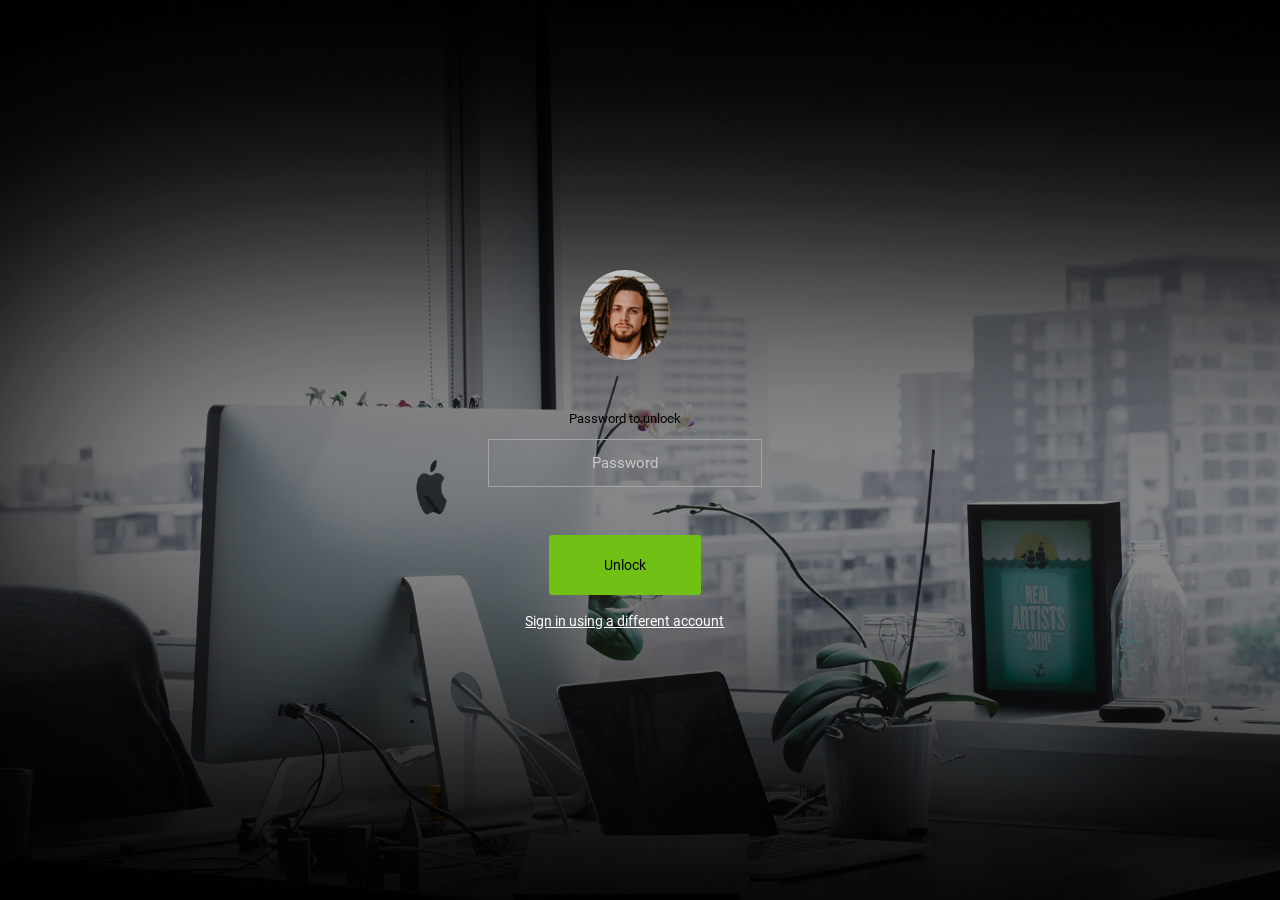
<file: admin/pages/samples/lock-screen.html>
<!DOCTYPE html>
<html lang="en">

<head>
  <!-- Required meta tags -->
  <meta charset="utf-8">
  <meta name="viewport" content="width=device-width, initial-scale=1, shrink-to-fit=no">
  <title>RoyalUI Admin</title>
  <!-- plugins:css -->
  <link rel="stylesheet" href="../../vendors/ti-icons/css/themify-icons.css">
  <link rel="stylesheet" href="../../vendors/base/vendor.bundle.base.css">
  <!-- endinject -->
  <!-- plugin css for this page -->
  <!-- End plugin css for this page -->
  <!-- inject:css -->
  <link rel="stylesheet" href="../../css/style.css">
  <!-- endinject -->
  <link rel="shortcut icon" href="../../images/favicon.png" />
</head>

<body>
  <div class="container-scroller">
    <div class="container-fluid page-body-wrapper full-page-wrapper">
      <div class="content-wrapper d-flex align-items-center auth lock-full-bg">
        <div class="row w-100">
          <div class="col-lg-4 mx-auto">
            <div class="auth-form-transparent text-left p-5 text-center">
              <img src="../../images/faces/face13.jpg" class="lock-profile-img" alt="img">
              <form class="pt-5">
                <div class="form-group">
                  <label for="examplePassword1">Password to unlock</label>
                  <input type="password" class="form-control text-center" id="examplePassword1" placeholder="Password">
                </div>
                <div class="mt-5">
                  <a class="btn btn-block btn-success btn-lg font-weight-medium" href="../../index.html">Unlock</a>
                </div>
                <div class="mt-3 text-center">
                  <a href="#" class="auth-link text-white">Sign in using a different account</a>
                </div>
              </form>
            </div>
          </div>
        </div>
      </div>
      <!-- content-wrapper ends -->
    </div>
    <!-- page-body-wrapper ends -->
  </div>
  <!-- container-scroller -->
  <!-- plugins:js -->
  <script src="../../vendors/base/vendor.bundle.base.js"></script>
  <!-- endinject -->
  <!-- inject:js -->
  <script src="../../js/off-canvas.js"></script>
  <script src="../../js/hoverable-collapse.js"></script>
  <script src="../../js/template.js"></script>
  <script src="../../js/todolist.js"></script>
  <!-- endinject -->
</body>

</html>
</file>
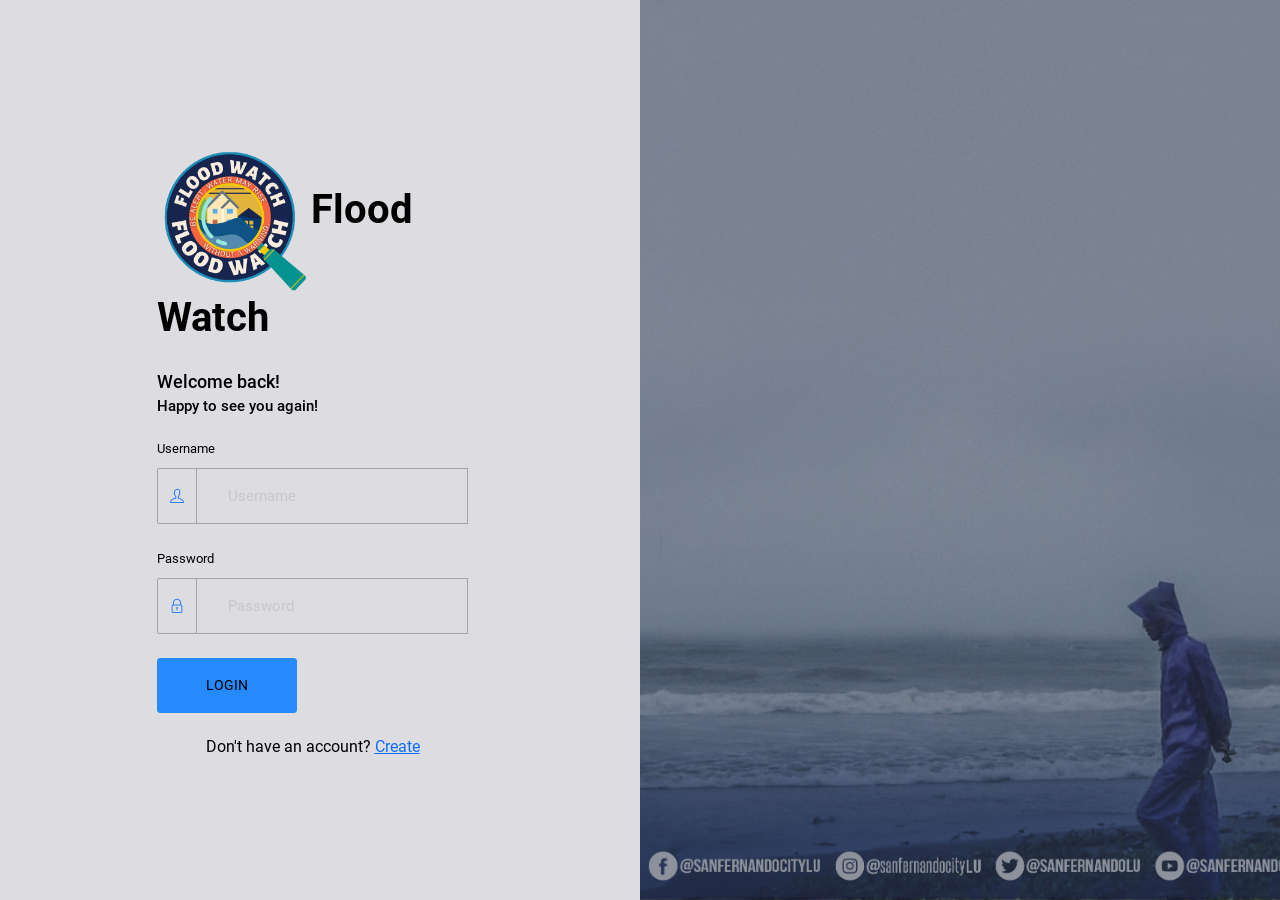
<file: admin/pages/samples/login-2.html>
<!DOCTYPE html>
<html lang="en">

<head>
  <!-- Required meta tags -->
  <meta charset="utf-8">
  <meta name="viewport" content="width=device-width, initial-scale=1, shrink-to-fit=no">
  <title>RoyalUI Admin</title>
  <!-- plugins:css -->
  <link rel="stylesheet" href="../../vendors/ti-icons/css/themify-icons.css">
  <link rel="stylesheet" href="../../vendors/base/vendor.bundle.base.css">
  <!-- endinject -->
  <!-- plugin css for this page -->
  <!-- End plugin css for this page -->
  <!-- inject:css -->
  <link rel="stylesheet" href="../../css/style.css">
  <!-- endinject -->
  <link rel="shortcut icon" href="../../images/favicon.png" />
</head>

<body>
  <div class="container-scroller">
    <div class="container-fluid page-body-wrapper full-page-wrapper">
      <div class="content-wrapper d-flex align-items-stretch auth auth-img-bg">
        <div class="row flex-grow">
          <div class="col-lg-6 d-flex align-items-center justify-content-center">
            <div class="auth-form-transparent text-left p-3">
              <div class="brand-logo">
                <img src="../../images/logo.png" alt="logo"> 
                <span style="font-size: 40px; font-weight: bold;">Flood Watch</span>
              </div>
              <h4>Welcome back!</h4>
              <h6 class="font-weight-light">Happy to see you again!</h6>
              <form class="pt-3">
                <div class="form-group">
                  <label for="exampleInputEmail">Username</label>
                  <div class="input-group">
                    <div class="input-group-prepend bg-transparent">
                      <span class="input-group-text bg-transparent border-right-0">
                        <i class="ti-user text-primary"></i>
                      </span>
                    </div>
                    <input type="text" class="form-control form-control-lg border-left-0" id="exampleInputEmail" placeholder="Username">
                  </div>
                </div>
                <div class="form-group">
                  <label for="exampleInputPassword">Password</label>
                  <div class="input-group">
                    <div class="input-group-prepend bg-transparent">
                      <span class="input-group-text bg-transparent border-right-0">
                        <i class="ti-lock text-primary"></i>
                      </span>
                    </div>
                    <input type="password" class="form-control form-control-lg border-left-0" id="exampleInputPassword" placeholder="Password">                        
                  </div>
                </div>
                <div class="my-3">
                  <a class="btn btn-block btn-primary btn-lg font-weight-medium auth-form-btn" href="../../index.html">LOGIN</a>
                </div>
                <div class="text-center mt-4 font-weight-light">
                  Don't have an account? <a href="register-2.html" class="text-primary">Create</a>
                </div>
              </form>
            </div>
          </div>
          <div class="col-lg-6 login-half-bg d-flex flex-row">
            
          </div>
        </div>
      </div>
      <!-- content-wrapper ends -->
    </div>
    <!-- page-body-wrapper ends -->
  </div>
  <!-- container-scroller -->
  <!-- plugins:js -->
  <script src="../../vendors/base/vendor.bundle.base.js"></script>
  <!-- endinject -->
  <!-- inject:js -->
  <script src="../../js/off-canvas.js"></script>
  <script src="../../js/hoverable-collapse.js"></script>
  <script src="../../js/template.js"></script>
  <script src="../../js/todolist.js"></script>
  <!-- endinject -->
</body>

</html>
</file>
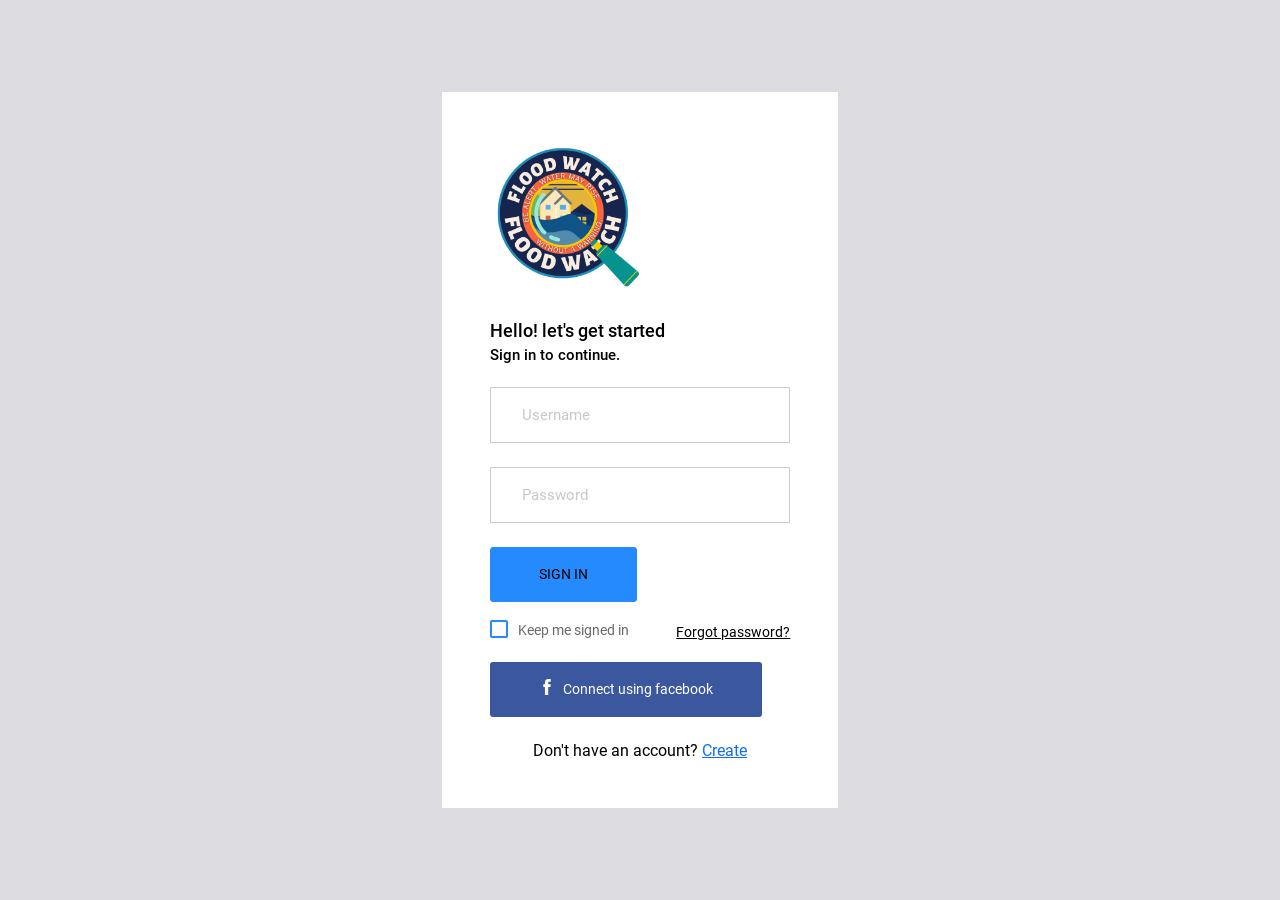
<file: admin/pages/samples/login.html>
<!DOCTYPE html>
<html lang="en">

<head>
  <!-- Required meta tags -->
  <meta charset="utf-8">
  <meta name="viewport" content="width=device-width, initial-scale=1, shrink-to-fit=no">
  <title>RoyalUI Admin</title>
  <!-- plugins:css -->
  <link rel="stylesheet" href="../../vendors/ti-icons/css/themify-icons.css">
  <link rel="stylesheet" href="../../vendors/base/vendor.bundle.base.css">
  <!-- endinject -->
  <!-- plugin css for this page -->
  <!-- End plugin css for this page -->
  <!-- inject:css -->
  <link rel="stylesheet" href="../../css/style.css">
  <!-- endinject -->
  <link rel="shortcut icon" href="../../images/favicon.png" />
</head>

<body>
  <div class="container-scroller">
    <div class="container-fluid page-body-wrapper full-page-wrapper">
      <div class="content-wrapper d-flex align-items-center auth px-0">
        <div class="row w-100 mx-0">
          <div class="col-lg-4 mx-auto">
            <div class="auth-form-light text-left py-5 px-4 px-sm-5">
              <div class="brand-logo">
                <img src="../../images/logo.png" alt="logo">
              </div>
              <h4>Hello! let's get started</h4>
              <h6 class="font-weight-light">Sign in to continue.</h6>
              <form class="pt-3">
                <div class="form-group">
                  <input type="email" class="form-control form-control-lg" id="exampleInputEmail1" placeholder="Username">
                </div>
                <div class="form-group">
                  <input type="password" class="form-control form-control-lg" id="exampleInputPassword1" placeholder="Password">
                </div>
                <div class="mt-3">
                  <a class="btn btn-block btn-primary btn-lg font-weight-medium auth-form-btn" href="../../index.html">SIGN IN</a>
                </div>
                <div class="my-2 d-flex justify-content-between align-items-center">
                  <div class="form-check">
                    <label class="form-check-label text-muted">
                      <input type="checkbox" class="form-check-input">
                      Keep me signed in
                    </label>
                  </div>
                  <a href="#" class="auth-link text-black">Forgot password?</a>
                </div>
                <div class="mb-2">
                  <button type="button" class="btn btn-block btn-facebook auth-form-btn">
                    <i class="ti-facebook me-2"></i>Connect using facebook
                  </button>
                </div>
                <div class="text-center mt-4 font-weight-light">
                  Don't have an account? <a href="register.html" class="text-primary">Create</a>
                </div>
              </form>
            </div>
          </div>
        </div>
      </div>
      <!-- content-wrapper ends -->
    </div>
    <!-- page-body-wrapper ends -->
  </div>
  <!-- container-scroller -->
  <!-- plugins:js -->
  <script src="../../vendors/base/vendor.bundle.base.js"></script>
  <!-- endinject -->
  <!-- inject:js -->
  <script src="../../js/off-canvas.js"></script>
  <script src="../../js/hoverable-collapse.js"></script>
  <script src="../../js/template.js"></script>
  <script src="../../js/todolist.js"></script>
  <!-- endinject -->
</body>

</html>
</file>
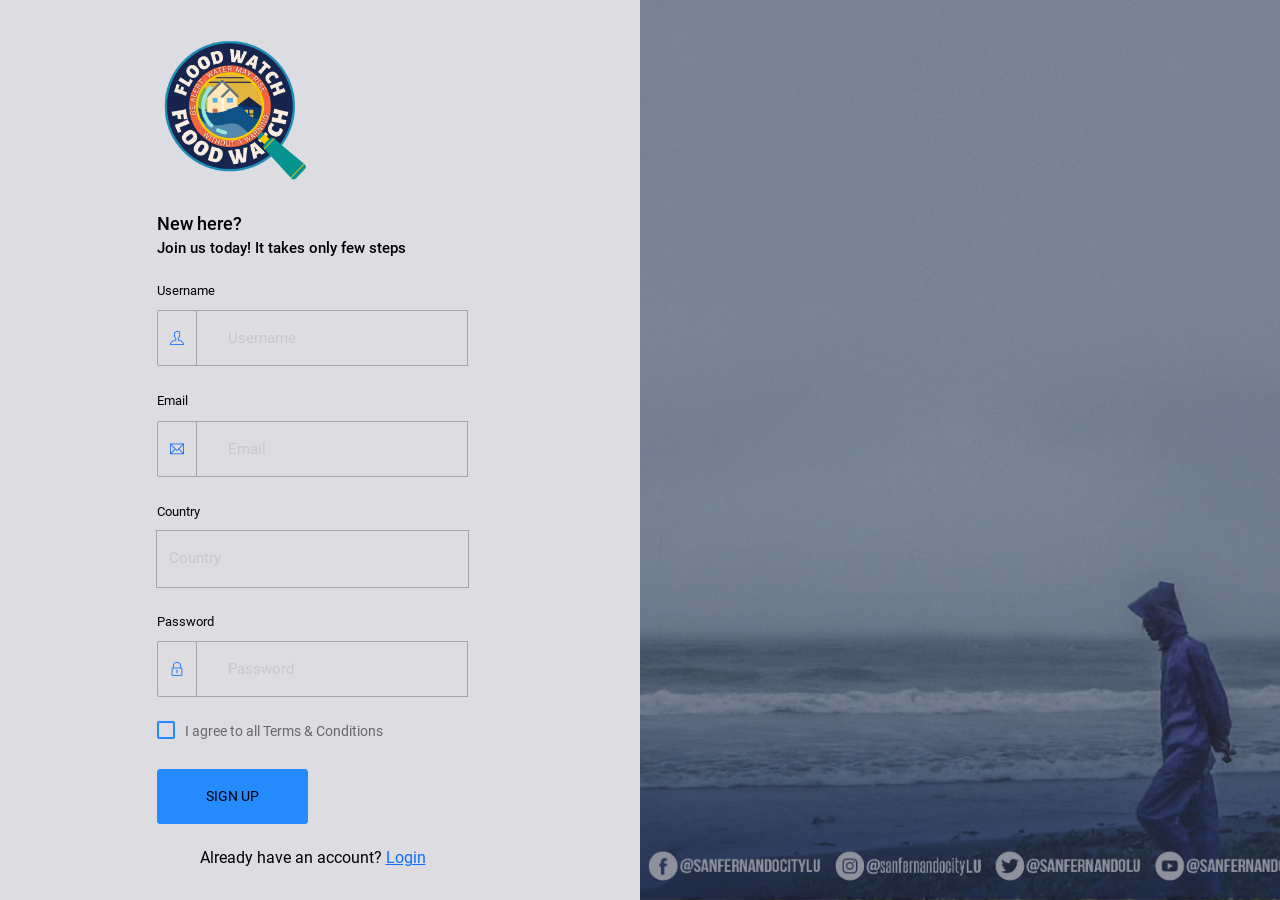
<file: admin/pages/samples/register-2.html>
<!DOCTYPE html>
<html lang="en">

<head>
  <!-- Required meta tags -->
  <meta charset="utf-8">
  <meta name="viewport" content="width=device-width, initial-scale=1, shrink-to-fit=no">
  <title>RoyalUI Admin</title>
  <!-- plugins:css -->
  <link rel="stylesheet" href="../../vendors/ti-icons/css/themify-icons.css">
  <link rel="stylesheet" href="../../vendors/base/vendor.bundle.base.css">
  <!-- endinject -->
  <!-- plugin css for this page -->
  <!-- End plugin css for this page -->
  <!-- inject:css -->
  <link rel="stylesheet" href="../../css/style.css">
  <!-- endinject -->
  <link rel="shortcut icon" href="../../images/favicon.png" />
</head>

<body>
  <div class="container-scroller">
    <div class="container-fluid page-body-wrapper full-page-wrapper">
      <div class="content-wrapper d-flex align-items-stretch auth auth-img-bg">
        <div class="row flex-grow">
          <div class="col-lg-6 d-flex align-items-center justify-content-center">
            <div class="auth-form-transparent text-left p-3">
              <div class="brand-logo">
                <img src="../../images/logo.png" alt="logo">
              </div>
              <h4>New here?</h4>
              <h6 class="font-weight-light">Join us today! It takes only few steps</h6>
              <form class="pt-3">
                <div class="form-group">
                  <label>Username</label>
                  <div class="input-group">
                    <div class="input-group-prepend bg-transparent">
                      <span class="input-group-text bg-transparent border-right-0">
                        <i class="ti-user text-primary"></i>
                      </span>
                    </div>
                    <input type="text" class="form-control form-control-lg border-left-0" placeholder="Username">
                  </div>
                </div>
                <div class="form-group">
                  <label>Email</label>
                  <div class="input-group">
                    <div class="input-group-prepend bg-transparent">
                      <span class="input-group-text bg-transparent border-right-0">
                        <i class="ti-email text-primary"></i>
                      </span>
                    </div>
                    <input type="email" class="form-control form-control-lg border-left-0" placeholder="Email">
                  </div>
                </div>
                <div class="form-group">
                  <label>Country</label>
                  <select class="form-control form-control-lg" id="exampleFormControlSelect2">
                    <option>Country</option>
                    <option>United States of America</option>
                    <option>United Kingdom</option>
                    <option>India</option>
                    <option>Germany</option>
                    <option>Argentina</option>
                  </select>
                </div>
                <div class="form-group">
                  <label>Password</label>
                  <div class="input-group">
                    <div class="input-group-prepend bg-transparent">
                      <span class="input-group-text bg-transparent border-right-0">
                        <i class="ti-lock text-primary"></i>
                      </span>
                    </div>
                    <input type="password" class="form-control form-control-lg border-left-0" id="exampleInputPassword" placeholder="Password">                        
                  </div>
                </div>
                <div class="mb-4">
                  <div class="form-check">
                    <label class="form-check-label text-muted">
                      <input type="checkbox" class="form-check-input">
                      I agree to all Terms & Conditions
                    </label>
                  </div>
                </div>
                <div class="mt-3">
                  <a class="btn btn-block btn-primary btn-lg font-weight-medium auth-form-btn" href="../../index.html">SIGN UP</a>
                </div>
                <div class="text-center mt-4 font-weight-light">
                  Already have an account? <a href="login-2.html" class="text-primary">Login</a>
                </div>
              </form>
            </div>
          </div>
          <div class="col-lg-6 register-half-bg d-flex flex-row">
           
          </div>
        </div>
      </div>
      <!-- content-wrapper ends -->
    </div>
    <!-- page-body-wrapper ends -->
  </div>
  <!-- container-scroller -->
  <!-- plugins:js -->
  <script src="../../vendors/base/vendor.bundle.base.js"></script>
  <!-- endinject -->
  <!-- inject:js -->
  <script src="../../js/off-canvas.js"></script>
  <script src="../../js/hoverable-collapse.js"></script>
  <script src="../../js/template.js"></script>
  <script src="../../js/todolist.js"></script>
  <!-- endinject -->
</body>

</html>
</file>
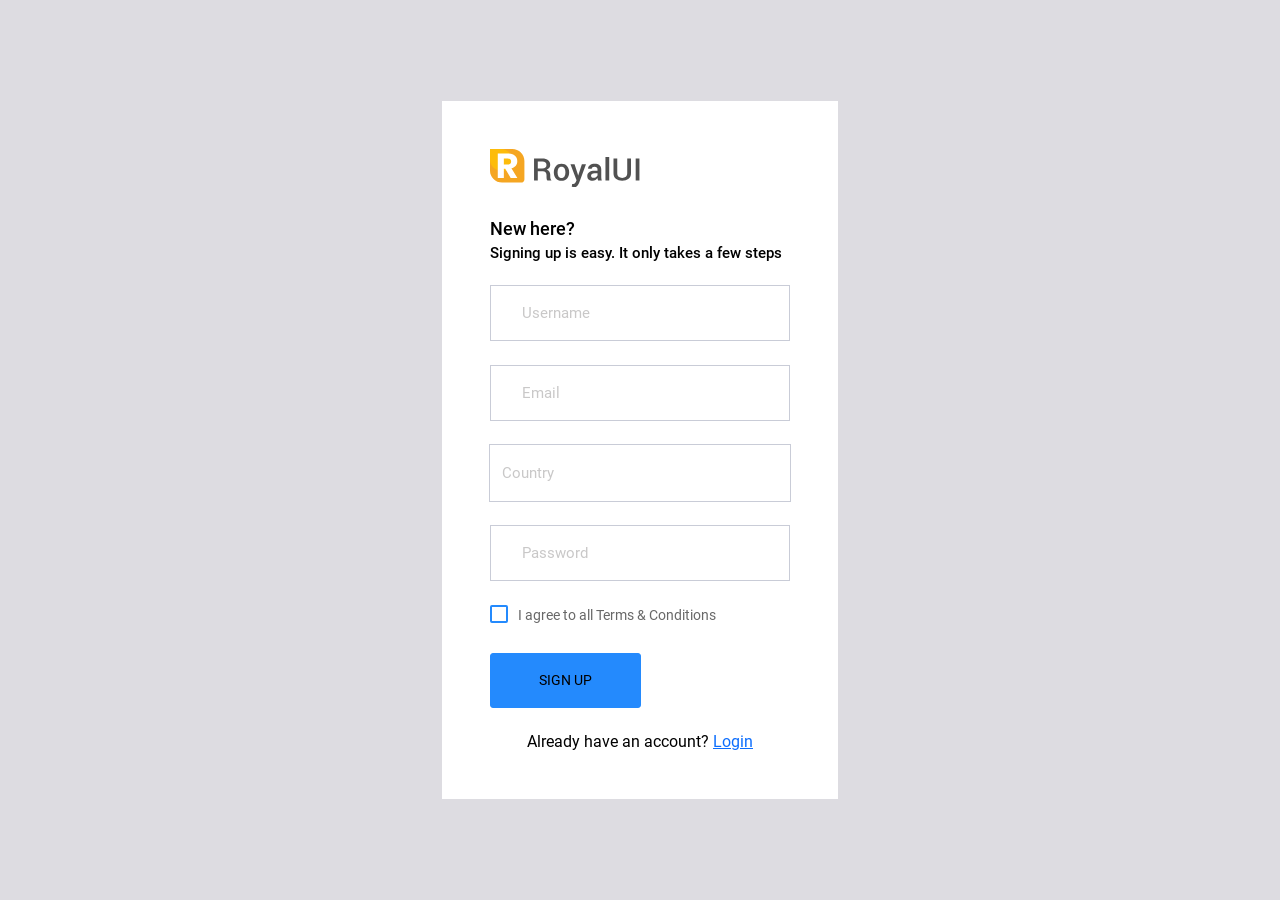
<file: admin/pages/samples/register.html>
<!DOCTYPE html>
<html lang="en">

<head>
  <!-- Required meta tags -->
  <meta charset="utf-8">
  <meta name="viewport" content="width=device-width, initial-scale=1, shrink-to-fit=no">
  <title>RoyalUI Admin</title>
  <!-- plugins:css -->
  <link rel="stylesheet" href="../../vendors/ti-icons/css/themify-icons.css">
  <link rel="stylesheet" href="../../vendors/base/vendor.bundle.base.css">
  <!-- endinject -->
  <!-- plugin css for this page -->
  <!-- End plugin css for this page -->
  <!-- inject:css -->
  <link rel="stylesheet" href="../../css/style.css">
  <!-- endinject -->
  <link rel="shortcut icon" href="../../images/favicon.png" />
</head>

<body>
  <div class="container-scroller">
    <div class="container-fluid page-body-wrapper full-page-wrapper">
      <div class="content-wrapper d-flex align-items-center auth px-0">
        <div class="row w-100 mx-0">
          <div class="col-lg-4 mx-auto">
            <div class="auth-form-light text-left py-5 px-4 px-sm-5">
              <div class="brand-logo">
                <img src="../../images/logo.svg" alt="logo">
              </div>
              <h4>New here?</h4>
              <h6 class="font-weight-light">Signing up is easy. It only takes a few steps</h6>
              <form class="pt-3">
                <div class="form-group">
                  <input type="text" class="form-control form-control-lg" id="exampleInputUsername1" placeholder="Username">
                </div>
                <div class="form-group">
                  <input type="email" class="form-control form-control-lg" id="exampleInputEmail1" placeholder="Email">
                </div>
                <div class="form-group">
                  <select class="form-control form-control-lg" id="exampleFormControlSelect2">
                    <option>Country</option>
                    <option>United States of America</option>
                    <option>United Kingdom</option>
                    <option>India</option>
                    <option>Germany</option>
                    <option>Argentina</option>
                  </select>
                </div>
                <div class="form-group">
                  <input type="password" class="form-control form-control-lg" id="exampleInputPassword1" placeholder="Password">
                </div>
                <div class="mb-4">
                  <div class="form-check">
                    <label class="form-check-label text-muted">
                      <input type="checkbox" class="form-check-input">
                      I agree to all Terms & Conditions
                    </label>
                  </div>
                </div>
                <div class="mt-3">
                  <a class="btn btn-block btn-primary btn-lg font-weight-medium auth-form-btn" href="../../index.html">SIGN UP</a>
                </div>
                <div class="text-center mt-4 font-weight-light">
                  Already have an account? <a href="login.html" class="text-primary">Login</a>
                </div>
              </form>
            </div>
          </div>
        </div>
      </div>
      <!-- content-wrapper ends -->
    </div>
    <!-- page-body-wrapper ends -->
  </div>
  <!-- container-scroller -->
  <!-- plugins:js -->
  <script src="../../vendors/base/vendor.bundle.base.js"></script>
  <!-- endinject -->
  <!-- inject:js -->
  <script src="../../js/off-canvas.js"></script>
  <script src="../../js/hoverable-collapse.js"></script>
  <script src="../../js/template.js"></script>
  <script src="../../js/todolist.js"></script>
  <!-- endinject -->
</body>

</html>
</file>
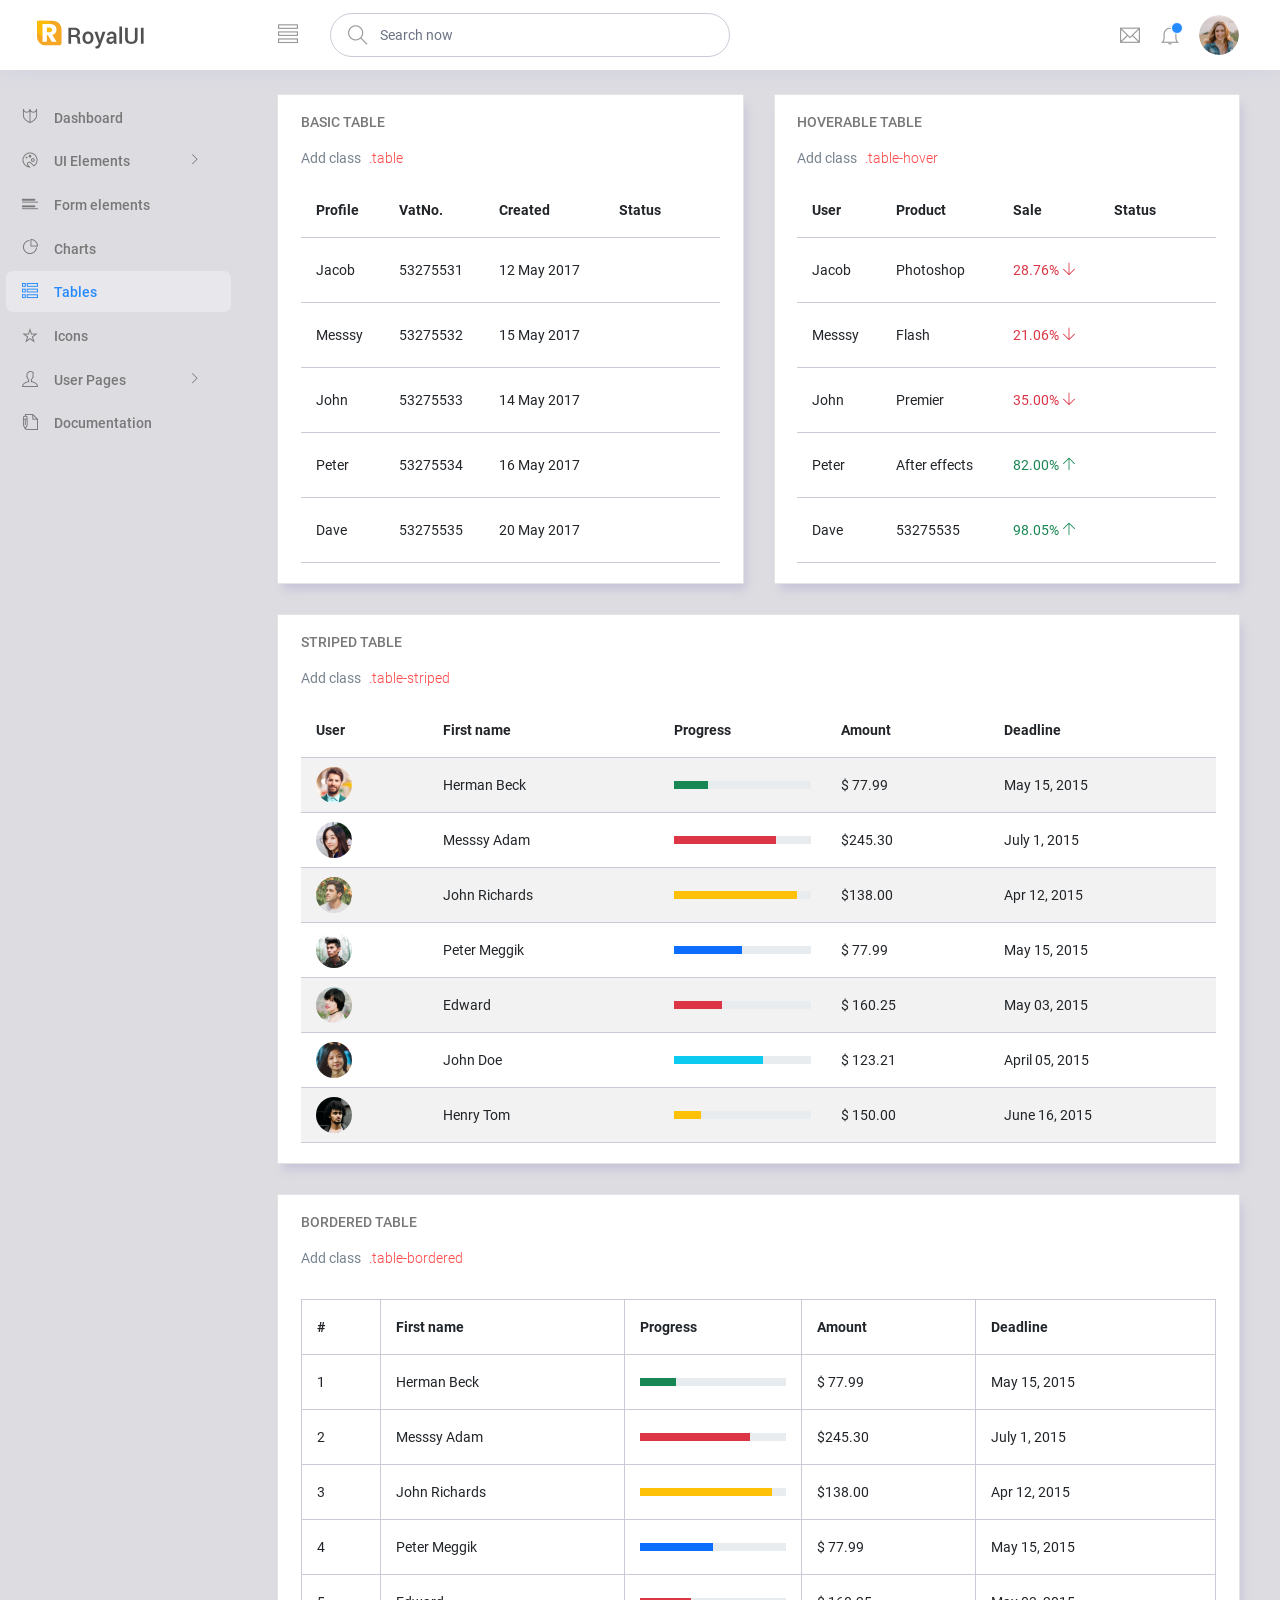
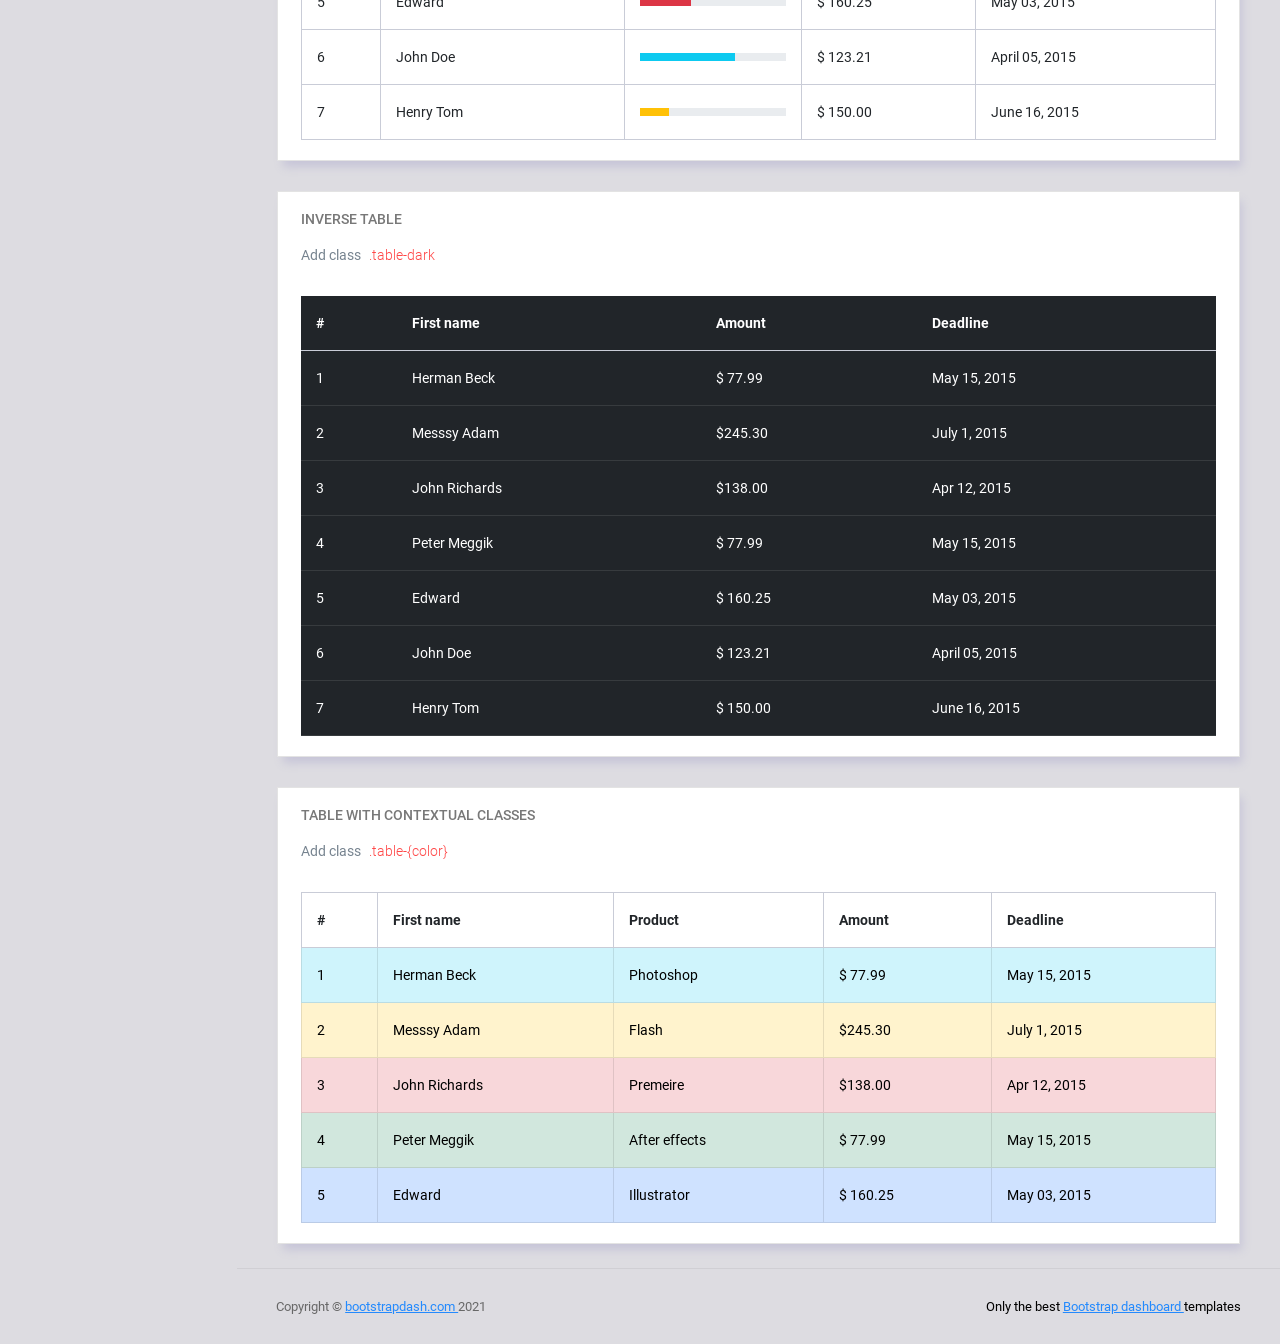
<file: admin/pages/tables/basic-table.html>
<!DOCTYPE html>
<html lang="en">

<head>
  <!-- Required meta tags -->
  <meta charset="utf-8">
  <meta name="viewport" content="width=device-width, initial-scale=1, shrink-to-fit=no">
  <title>RoyalUI Admin</title>
  <!-- plugins:css -->
  <link rel="stylesheet" href="../../vendors/ti-icons/css/themify-icons.css">
  <link rel="stylesheet" href="../../vendors/base/vendor.bundle.base.css">
  <!-- endinject -->
  <!-- inject:css -->
  <link rel="stylesheet" href="../../css/style.css">
  <!-- endinject -->
  <link rel="shortcut icon" href="../../images/favicon.png" />
</head>

<body>
  <div class="container-scroller">
    <!-- partial:../../partials/_navbar.html -->
    <nav class="navbar col-lg-12 col-12 p-0 fixed-top d-flex flex-row">
      <div class="text-center navbar-brand-wrapper d-flex align-items-center justify-content-center">
        <a class="navbar-brand brand-logo me-5" href="../../index.html"><img src="../../images/logo.svg" class="me-2" alt="logo"/></a>
        <a class="navbar-brand brand-logo-mini" href="../../index.html"><img src="../../images/logo-mini.svg" alt="logo"/></a>
      </div>
      <div class="navbar-menu-wrapper d-flex align-items-center justify-content-end">
        <button class="navbar-toggler navbar-toggler align-self-center" type="button" data-toggle="minimize">
          <span class="ti-view-list"></span>
        </button>
        <ul class="navbar-nav mr-lg-2">
          <li class="nav-item nav-search d-none d-lg-block">
            <div class="input-group">
              <div class="input-group-prepend hover-cursor" id="navbar-search-icon">
                <span class="input-group-text" id="search">
                  <i class="ti-search"></i>
                </span>
              </div>
              <input type="text" class="form-control" id="navbar-search-input" placeholder="Search now" aria-label="search" aria-describedby="search">
            </div>
          </li>
        </ul>
        <ul class="navbar-nav navbar-nav-right">
          <li class="nav-item dropdown me-1">
            <a class="nav-link count-indicator dropdown-toggle d-flex justify-content-center align-items-center" id="messageDropdown" href="#" data-bs-toggle="dropdown">
              <i class="ti-email mx-0"></i>
            </a>
            <div class="dropdown-menu dropdown-menu-right navbar-dropdown" aria-labelledby="messageDropdown">
              <p class="mb-0 font-weight-normal float-left dropdown-header">Messages</p>
              <a class="dropdown-item">
                <div class="item-thumbnail">
                    <img src="../../images/faces/face4.jpg" alt="image" class="profile-pic">
                </div>
                <div class="item-content flex-grow">
                  <h6 class="ellipsis font-weight-normal">David Grey
                  </h6>
                  <p class="font-weight-light small-text text-muted mb-0">
                    The meeting is cancelled
                  </p>
                </div>
              </a>
              <a class="dropdown-item">
                <div class="item-thumbnail">
                    <img src="../../images/faces/face2.jpg" alt="image" class="profile-pic">
                </div>
                <div class="item-content flex-grow">
                  <h6 class="ellipsis font-weight-normal">Tim Cook
                  </h6>
                  <p class="font-weight-light small-text text-muted mb-0">
                    New product launch
                  </p>
                </div>
              </a>
              <a class="dropdown-item">
                <div class="item-thumbnail">
                    <img src="../../images/faces/face3.jpg" alt="image" class="profile-pic">
                </div>
                <div class="item-content flex-grow">
                  <h6 class="ellipsis font-weight-normal"> Johnson
                  </h6>
                  <p class="font-weight-light small-text text-muted mb-0">
                    Upcoming board meeting
                  </p>
                </div>
              </a>
            </div>
          </li>
          <li class="nav-item dropdown">
            <a class="nav-link count-indicator dropdown-toggle" id="notificationDropdown" href="#" data-bs-toggle="dropdown">
              <i class="ti-bell mx-0"></i>
              <span class="count"></span>
            </a>
            <div class="dropdown-menu dropdown-menu-right navbar-dropdown" aria-labelledby="notificationDropdown">
              <p class="mb-0 font-weight-normal float-left dropdown-header">Notifications</p>
              <a class="dropdown-item">
                <div class="item-thumbnail">
                  <div class="item-icon bg-success">
                    <i class="ti-info-alt mx-0"></i>
                  </div>
                </div>
                <div class="item-content">
                  <h6 class="font-weight-normal">Application Error</h6>
                  <p class="font-weight-light small-text mb-0 text-muted">
                    Just now
                  </p>
                </div>
              </a>
              <a class="dropdown-item">
                <div class="item-thumbnail">
                  <div class="item-icon bg-warning">
                    <i class="ti-settings mx-0"></i>
                  </div>
                </div>
                <div class="item-content">
                  <h6 class="font-weight-normal">Settings</h6>
                  <p class="font-weight-light small-text mb-0 text-muted">
                    Private message
                  </p>
                </div>
              </a>
              <a class="dropdown-item">
                <div class="item-thumbnail">
                  <div class="item-icon bg-info">
                    <i class="ti-user mx-0"></i>
                  </div>
                </div>
                <div class="item-content">
                  <h6 class="font-weight-normal">New user registration</h6>
                  <p class="font-weight-light small-text mb-0 text-muted">
                    2 days ago
                  </p>
                </div>
              </a>
            </div>
          </li>
          <li class="nav-item nav-profile dropdown">
            <a class="nav-link dropdown-toggle" href="#" data-bs-toggle="dropdown" id="profileDropdown">
              <img src="../../images/faces/face28.jpg" alt="profile"/>
            </a>
            <div class="dropdown-menu dropdown-menu-right navbar-dropdown" aria-labelledby="profileDropdown">
              <a class="dropdown-item">
                <i class="ti-settings text-primary"></i>
                Settings
              </a>
              <a class="dropdown-item">
                <i class="ti-power-off text-primary"></i>
                Logout
              </a>
            </div>
          </li>
        </ul>
        <button class="navbar-toggler navbar-toggler-right d-lg-none align-self-center" type="button" data-toggle="offcanvas">
          <span class="ti-view-list"></span>
        </button>
      </div>
    </nav>
    <!-- partial -->
    <div class="container-fluid page-body-wrapper">
      <!-- partial:../../partials/_sidebar.html -->
      <nav class="sidebar sidebar-offcanvas" id="sidebar">
        <ul class="nav">
          <li class="nav-item">
            <a class="nav-link" href="../../index.html">
              <i class="ti-shield menu-icon"></i>
              <span class="menu-title">Dashboard</span>
            </a>
          </li>
          <li class="nav-item">
            <a class="nav-link" data-bs-toggle="collapse" href="#ui-basic" aria-expanded="false" aria-controls="ui-basic">
              <i class="ti-palette menu-icon"></i>
              <span class="menu-title">UI Elements</span>
              <i class="menu-arrow"></i>
            </a>
            <div class="collapse" id="ui-basic">
              <ul class="nav flex-column sub-menu">
                <li class="nav-item"> <a class="nav-link" href="../../pages/ui-features/buttons.html">Buttons</a></li>
                <li class="nav-item"> <a class="nav-link" href="../../pages/ui-features/typography.html">Typography</a></li>
              </ul>
            </div>
          </li>
          <li class="nav-item">
            <a class="nav-link" href="../../pages/forms/basic_elements.html">
              <i class="ti-layout-list-post menu-icon"></i>
              <span class="menu-title">Form elements</span>
            </a>
          </li>
          <li class="nav-item">
            <a class="nav-link" href="../../pages/charts/chartjs.html">
              <i class="ti-pie-chart menu-icon"></i>
              <span class="menu-title">Charts</span>
            </a>
          </li>
          <li class="nav-item">
            <a class="nav-link" href="../../pages/tables/basic-table.html">
              <i class="ti-view-list-alt menu-icon"></i>
              <span class="menu-title">Tables</span>
            </a>
          </li>
          <li class="nav-item">
            <a class="nav-link" href="../../pages/icons/themify.html">
              <i class="ti-star menu-icon"></i>
              <span class="menu-title">Icons</span>
            </a>
          </li>
          <li class="nav-item">
            <a class="nav-link" data-bs-toggle="collapse" href="#auth" aria-expanded="false" aria-controls="auth">
              <i class="ti-user menu-icon"></i>
              <span class="menu-title">User Pages</span>
              <i class="menu-arrow"></i>
            </a>
            <div class="collapse" id="auth">
              <ul class="nav flex-column sub-menu">
                <li class="nav-item"> <a class="nav-link" href="../../pages/samples/login.html"> Login </a></li>
                <li class="nav-item"> <a class="nav-link" href="../../pages/samples/login-2.html"> Login 2 </a></li>
                <li class="nav-item"> <a class="nav-link" href="../../pages/samples/register.html"> Register </a></li>
                <li class="nav-item"> <a class="nav-link" href="../../pages/samples/register-2.html"> Register 2 </a></li>
                <li class="nav-item"> <a class="nav-link" href="../../pages/samples/lock-screen.html"> Lockscreen </a></li>
              </ul>
            </div>
          </li>
          <li class="nav-item">
            <a class="nav-link" href="../../documentation/documentation.html">
              <i class="ti-write menu-icon"></i>
              <span class="menu-title">Documentation</span>
            </a>
          </li>
        </ul>
      </nav>
      <!-- partial -->
      <div class="main-panel">
        <div class="content-wrapper">
          <div class="row">
            <div class="col-lg-6 grid-margin stretch-card">
              <div class="card">
                <div class="card-body">
                  <h4 class="card-title">Basic Table</h4>
                  <p class="card-description">
                    Add class <code>.table</code>
                  </p>
                  <div class="table-responsive">
                    <table class="table">
                      <thead>
                        <tr>
                          <th>Profile</th>
                          <th>VatNo.</th>
                          <th>Created</th>
                          <th>Status</th>
                        </tr>
                      </thead>
                      <tbody>
                        <tr>
                          <td>Jacob</td>
                          <td>53275531</td>
                          <td>12 May 2017</td>
                          <td><label class="badge badge-danger">Pending</label></td>
                        </tr>
                        <tr>
                          <td>Messsy</td>
                          <td>53275532</td>
                          <td>15 May 2017</td>
                          <td><label class="badge badge-warning">In progress</label></td>
                        </tr>
                        <tr>
                          <td>John</td>
                          <td>53275533</td>
                          <td>14 May 2017</td>
                          <td><label class="badge badge-info">Fixed</label></td>
                        </tr>
                        <tr>
                          <td>Peter</td>
                          <td>53275534</td>
                          <td>16 May 2017</td>
                          <td><label class="badge badge-success">Completed</label></td>
                        </tr>
                        <tr>
                          <td>Dave</td>
                          <td>53275535</td>
                          <td>20 May 2017</td>
                          <td><label class="badge badge-warning">In progress</label></td>
                        </tr>
                      </tbody>
                    </table>
                  </div>
                </div>
              </div>
            </div>
            <div class="col-lg-6 grid-margin stretch-card">
              <div class="card">
                <div class="card-body">
                  <h4 class="card-title">Hoverable Table</h4>
                  <p class="card-description">
                    Add class <code>.table-hover</code>
                  </p>
                  <div class="table-responsive">
                    <table class="table table-hover">
                      <thead>
                        <tr>
                          <th>User</th>
                          <th>Product</th>
                          <th>Sale</th>
                          <th>Status</th>
                        </tr>
                      </thead>
                      <tbody>
                        <tr>
                          <td>Jacob</td>
                          <td>Photoshop</td>
                          <td class="text-danger"> 28.76% <i class="ti-arrow-down"></i></td>
                          <td><label class="badge badge-danger">Pending</label></td>
                        </tr>
                        <tr>
                          <td>Messsy</td>
                          <td>Flash</td>
                          <td class="text-danger"> 21.06% <i class="ti-arrow-down"></i></td>
                          <td><label class="badge badge-warning">In progress</label></td>
                        </tr>
                        <tr>
                          <td>John</td>
                          <td>Premier</td>
                          <td class="text-danger"> 35.00% <i class="ti-arrow-down"></i></td>
                          <td><label class="badge badge-info">Fixed</label></td>
                        </tr>
                        <tr>
                          <td>Peter</td>
                          <td>After effects</td>
                          <td class="text-success"> 82.00% <i class="ti-arrow-up"></i></td>
                          <td><label class="badge badge-success">Completed</label></td>
                        </tr>
                        <tr>
                          <td>Dave</td>
                          <td>53275535</td>
                          <td class="text-success"> 98.05% <i class="ti-arrow-up"></i></td>
                          <td><label class="badge badge-warning">In progress</label></td>
                        </tr>
                      </tbody>
                    </table>
                  </div>
                </div>
              </div>
            </div>
            <div class="col-lg-12 grid-margin stretch-card">
              <div class="card">
                <div class="card-body">
                  <h4 class="card-title">Striped Table</h4>
                  <p class="card-description">
                    Add class <code>.table-striped</code>
                  </p>
                  <div class="table-responsive">
                    <table class="table table-striped">
                      <thead>
                        <tr>
                          <th>
                            User
                          </th>
                          <th>
                            First name
                          </th>
                          <th>
                            Progress
                          </th>
                          <th>
                            Amount
                          </th>
                          <th>
                            Deadline
                          </th>
                        </tr>
                      </thead>
                      <tbody>
                        <tr>
                          <td class="py-1">
                            <img src="../../images/faces/face1.jpg" alt="image"/>
                          </td>
                          <td>
                            Herman Beck
                          </td>
                          <td>
                            <div class="progress">
                              <div class="progress-bar bg-success" role="progressbar" style="width: 25%" aria-valuenow="25" aria-valuemin="0" aria-valuemax="100"></div>
                            </div>
                          </td>
                          <td>
                            $ 77.99
                          </td>
                          <td>
                            May 15, 2015
                          </td>
                        </tr>
                        <tr>
                          <td class="py-1">
                            <img src="../../images/faces/face2.jpg" alt="image"/>
                          </td>
                          <td>
                            Messsy Adam
                          </td>
                          <td>
                            <div class="progress">
                              <div class="progress-bar bg-danger" role="progressbar" style="width: 75%" aria-valuenow="75" aria-valuemin="0" aria-valuemax="100"></div>
                            </div>
                          </td>
                          <td>
                            $245.30
                          </td>
                          <td>
                            July 1, 2015
                          </td>
                        </tr>
                        <tr>
                          <td class="py-1">
                            <img src="../../images/faces/face3.jpg" alt="image"/>
                          </td>
                          <td>
                            John Richards
                          </td>
                          <td>
                            <div class="progress">
                              <div class="progress-bar bg-warning" role="progressbar" style="width: 90%" aria-valuenow="90" aria-valuemin="0" aria-valuemax="100"></div>
                            </div>
                          </td>
                          <td>
                            $138.00
                          </td>
                          <td>
                            Apr 12, 2015
                          </td>
                        </tr>
                        <tr>
                          <td class="py-1">
                            <img src="../../images/faces/face4.jpg" alt="image"/>
                          </td>
                          <td>
                            Peter Meggik
                          </td>
                          <td>
                            <div class="progress">
                              <div class="progress-bar bg-primary" role="progressbar" style="width: 50%" aria-valuenow="50" aria-valuemin="0" aria-valuemax="100"></div>
                            </div>
                          </td>
                          <td>
                            $ 77.99
                          </td>
                          <td>
                            May 15, 2015
                          </td>
                        </tr>
                        <tr>
                          <td class="py-1">
                            <img src="../../images/faces/face5.jpg" alt="image"/>
                          </td>
                          <td>
                            Edward
                          </td>
                          <td>
                            <div class="progress">
                              <div class="progress-bar bg-danger" role="progressbar" style="width: 35%" aria-valuenow="35" aria-valuemin="0" aria-valuemax="100"></div>
                            </div>
                          </td>
                          <td>
                            $ 160.25
                          </td>
                          <td>
                            May 03, 2015
                          </td>
                        </tr>
                        <tr>
                          <td class="py-1">
                            <img src="../../images/faces/face6.jpg" alt="image"/>
                          </td>
                          <td>
                            John Doe
                          </td>
                          <td>
                            <div class="progress">
                              <div class="progress-bar bg-info" role="progressbar" style="width: 65%" aria-valuenow="65" aria-valuemin="0" aria-valuemax="100"></div>
                            </div>
                          </td>
                          <td>
                            $ 123.21
                          </td>
                          <td>
                            April 05, 2015
                          </td>
                        </tr>
                        <tr>
                          <td class="py-1">
                            <img src="../../images/faces/face7.jpg" alt="image"/>
                          </td>
                          <td>
                            Henry Tom
                          </td>
                          <td>
                            <div class="progress">
                              <div class="progress-bar bg-warning" role="progressbar" style="width: 20%" aria-valuenow="20" aria-valuemin="0" aria-valuemax="100"></div>
                            </div>
                          </td>
                          <td>
                            $ 150.00
                          </td>
                          <td>
                            June 16, 2015
                          </td>
                        </tr>
                      </tbody>
                    </table>
                  </div>
                </div>
              </div>
            </div>
            <div class="col-lg-12 grid-margin stretch-card">
              <div class="card">
                <div class="card-body">
                  <h4 class="card-title">Bordered table</h4>
                  <p class="card-description">
                    Add class <code>.table-bordered</code>
                  </p>
                  <div class="table-responsive pt-3">
                    <table class="table table-bordered">
                      <thead>
                        <tr>
                          <th>
                            #
                          </th>
                          <th>
                            First name
                          </th>
                          <th>
                            Progress
                          </th>
                          <th>
                            Amount
                          </th>
                          <th>
                            Deadline
                          </th>
                        </tr>
                      </thead>
                      <tbody>
                        <tr>
                          <td>
                            1
                          </td>
                          <td>
                            Herman Beck
                          </td>
                          <td>
                            <div class="progress">
                              <div class="progress-bar bg-success" role="progressbar" style="width: 25%" aria-valuenow="25" aria-valuemin="0" aria-valuemax="100"></div>
                            </div>
                          </td>
                          <td>
                            $ 77.99
                          </td>
                          <td>
                            May 15, 2015
                          </td>
                        </tr>
                        <tr>
                          <td>
                            2
                          </td>
                          <td>
                            Messsy Adam
                          </td>
                          <td>
                            <div class="progress">
                              <div class="progress-bar bg-danger" role="progressbar" style="width: 75%" aria-valuenow="75" aria-valuemin="0" aria-valuemax="100"></div>
                            </div>
                          </td>
                          <td>
                            $245.30
                          </td>
                          <td>
                            July 1, 2015
                          </td>
                        </tr>
                        <tr>
                          <td>
                            3
                          </td>
                          <td>
                            John Richards
                          </td>
                          <td>
                            <div class="progress">
                              <div class="progress-bar bg-warning" role="progressbar" style="width: 90%" aria-valuenow="90" aria-valuemin="0" aria-valuemax="100"></div>
                            </div>
                          </td>
                          <td>
                            $138.00
                          </td>
                          <td>
                            Apr 12, 2015
                          </td>
                        </tr>
                        <tr>
                          <td>
                            4
                          </td>
                          <td>
                            Peter Meggik
                          </td>
                          <td>
                            <div class="progress">
                              <div class="progress-bar bg-primary" role="progressbar" style="width: 50%" aria-valuenow="50" aria-valuemin="0" aria-valuemax="100"></div>
                            </div>
                          </td>
                          <td>
                            $ 77.99
                          </td>
                          <td>
                            May 15, 2015
                          </td>
                        </tr>
                        <tr>
                          <td>
                            5
                          </td>
                          <td>
                            Edward
                          </td>
                          <td>
                            <div class="progress">
                              <div class="progress-bar bg-danger" role="progressbar" style="width: 35%" aria-valuenow="35" aria-valuemin="0" aria-valuemax="100"></div>
                            </div>
                          </td>
                          <td>
                            $ 160.25
                          </td>
                          <td>
                            May 03, 2015
                          </td>
                        </tr>
                        <tr>
                          <td>
                            6
                          </td>
                          <td>
                            John Doe
                          </td>
                          <td>
                            <div class="progress">
                              <div class="progress-bar bg-info" role="progressbar" style="width: 65%" aria-valuenow="65" aria-valuemin="0" aria-valuemax="100"></div>
                            </div>
                          </td>
                          <td>
                            $ 123.21
                          </td>
                          <td>
                            April 05, 2015
                          </td>
                        </tr>
                        <tr>
                          <td>
                            7
                          </td>
                          <td>
                            Henry Tom
                          </td>
                          <td>
                            <div class="progress">
                              <div class="progress-bar bg-warning" role="progressbar" style="width: 20%" aria-valuenow="20" aria-valuemin="0" aria-valuemax="100"></div>
                            </div>
                          </td>
                          <td>
                            $ 150.00
                          </td>
                          <td>
                            June 16, 2015
                          </td>
                        </tr>
                      </tbody>
                    </table>
                  </div>
                </div>
              </div>
            </div>
            <div class="col-lg-12 grid-margin stretch-card">
              <div class="card">
                <div class="card-body">
                  <h4 class="card-title">Inverse table</h4>
                  <p class="card-description">
                    Add class <code>.table-dark</code>
                  </p>
                  <div class="table-responsive pt-3">
                    <table class="table table-dark">
                      <thead>
                        <tr>
                          <th>
                            #
                          </th>
                          <th>
                            First name
                          </th>
                          <th>
                            Amount
                          </th>
                          <th>
                            Deadline
                          </th>
                        </tr>
                      </thead>
                      <tbody>
                        <tr>
                          <td>
                            1
                          </td>
                          <td>
                            Herman Beck
                          </td>
                          <td>
                            $ 77.99
                          </td>
                          <td>
                            May 15, 2015
                          </td>
                        </tr>
                        <tr>
                          <td>
                            2
                          </td>
                          <td>
                            Messsy Adam
                          </td>
                          <td>
                            $245.30
                          </td>
                          <td>
                            July 1, 2015
                          </td>
                        </tr>
                        <tr>
                          <td>
                            3
                          </td>
                          <td>
                            John Richards
                          </td>
                          <td>
                            $138.00
                          </td>
                          <td>
                            Apr 12, 2015
                          </td>
                        </tr>
                        <tr>
                          <td>
                            4
                          </td>
                          <td>
                            Peter Meggik
                          </td>
                          <td>
                            $ 77.99
                          </td>
                          <td>
                            May 15, 2015
                          </td>
                        </tr>
                        <tr>
                          <td>
                            5
                          </td>
                          <td>
                            Edward
                          </td>
                          <td>
                            $ 160.25
                          </td>
                          <td>
                            May 03, 2015
                          </td>
                        </tr>
                        <tr>
                          <td>
                            6
                          </td>
                          <td>
                            John Doe
                          </td>
                          <td>
                            $ 123.21
                          </td>
                          <td>
                            April 05, 2015
                          </td>
                        </tr>
                        <tr>
                          <td>
                            7
                          </td>
                          <td>
                            Henry Tom
                          </td>
                          <td>
                            $ 150.00
                          </td>
                          <td>
                            June 16, 2015
                          </td>
                        </tr>
                      </tbody>
                    </table>
                  </div>
                </div>
              </div>
            </div>
            <div class="col-lg-12 stretch-card">
              <div class="card">
                <div class="card-body">
                  <h4 class="card-title">Table with contextual classes</h4>
                  <p class="card-description">
                    Add class <code>.table-{color}</code>
                  </p>
                  <div class="table-responsive pt-3">
                    <table class="table table-bordered">
                      <thead>
                        <tr>
                          <th>
                            #
                          </th>
                          <th>
                            First name
                          </th>
                          <th>
                            Product
                          </th>
                          <th>
                            Amount
                          </th>
                          <th>
                            Deadline
                          </th>
                        </tr>
                      </thead>
                      <tbody>
                        <tr class="table-info">
                          <td>
                            1
                          </td>
                          <td>
                            Herman Beck
                          </td>
                          <td>
                            Photoshop
                          </td>
                          <td>
                            $ 77.99
                          </td>
                          <td>
                            May 15, 2015
                          </td>
                        </tr>
                        <tr class="table-warning">
                          <td>
                            2
                          </td>
                          <td>
                            Messsy Adam
                          </td>
                          <td>
                            Flash
                          </td>
                          <td>
                            $245.30
                          </td>
                          <td>
                            July 1, 2015
                          </td>
                        </tr>
                        <tr class="table-danger">
                          <td>
                            3
                          </td>
                          <td>
                            John Richards
                          </td>
                          <td>
                            Premeire
                          </td>
                          <td>
                            $138.00
                          </td>
                          <td>
                            Apr 12, 2015
                          </td>
                        </tr>
                        <tr class="table-success">
                          <td>
                            4
                          </td>
                          <td>
                            Peter Meggik
                          </td>
                          <td>
                            After effects
                          </td>
                          <td>
                            $ 77.99
                          </td>
                          <td>
                            May 15, 2015
                          </td>
                        </tr>
                        <tr class="table-primary">
                          <td>
                            5
                          </td>
                          <td>
                            Edward
                          </td>
                          <td>
                            Illustrator
                          </td>
                          <td>
                            $ 160.25
                          </td>
                          <td>
                            May 03, 2015
                          </td>
                        </tr>
                      </tbody>
                    </table>
                  </div>
                </div>
              </div>
            </div>
          </div>
        </div>
        <!-- content-wrapper ends -->
        <!-- partial:../../partials/_footer.html -->
        <footer class="footer">
          <div class="d-sm-flex justify-content-center justify-content-sm-between">
            <span class="text-muted text-center text-sm-left d-block d-sm-inline-block">Copyright © <a href="https://www.bootstrapdash.com/" target="_blank">bootstrapdash.com </a>2021</span>
            <span class="float-none float-sm-right d-block mt-1 mt-sm-0 text-center">Only the best <a href="https://www.bootstrapdash.com/" target="_blank"> Bootstrap dashboard </a> templates</span>
          </div>
        </footer>
        <!-- partial -->
      </div>
      <!-- main-panel ends -->
    </div>
    <!-- page-body-wrapper ends -->
  </div>
  <!-- container-scroller -->
  <!-- plugins:js -->
  <script src="../../vendors/base/vendor.bundle.base.js"></script>
  <!-- endinject -->
  <!-- Plugin js for this page-->
  <!-- End plugin js for this page-->
  <!-- inject:js -->
  <script src="../../js/off-canvas.js"></script>
  <script src="../../js/hoverable-collapse.js"></script>
  <script src="../../js/template.js"></script>
  <script src="../../js/todolist.js"></script>
  <!-- endinject -->
  <!-- Custom js for this page-->
  <!-- End custom js for this page-->
</body>

</html>
</file>
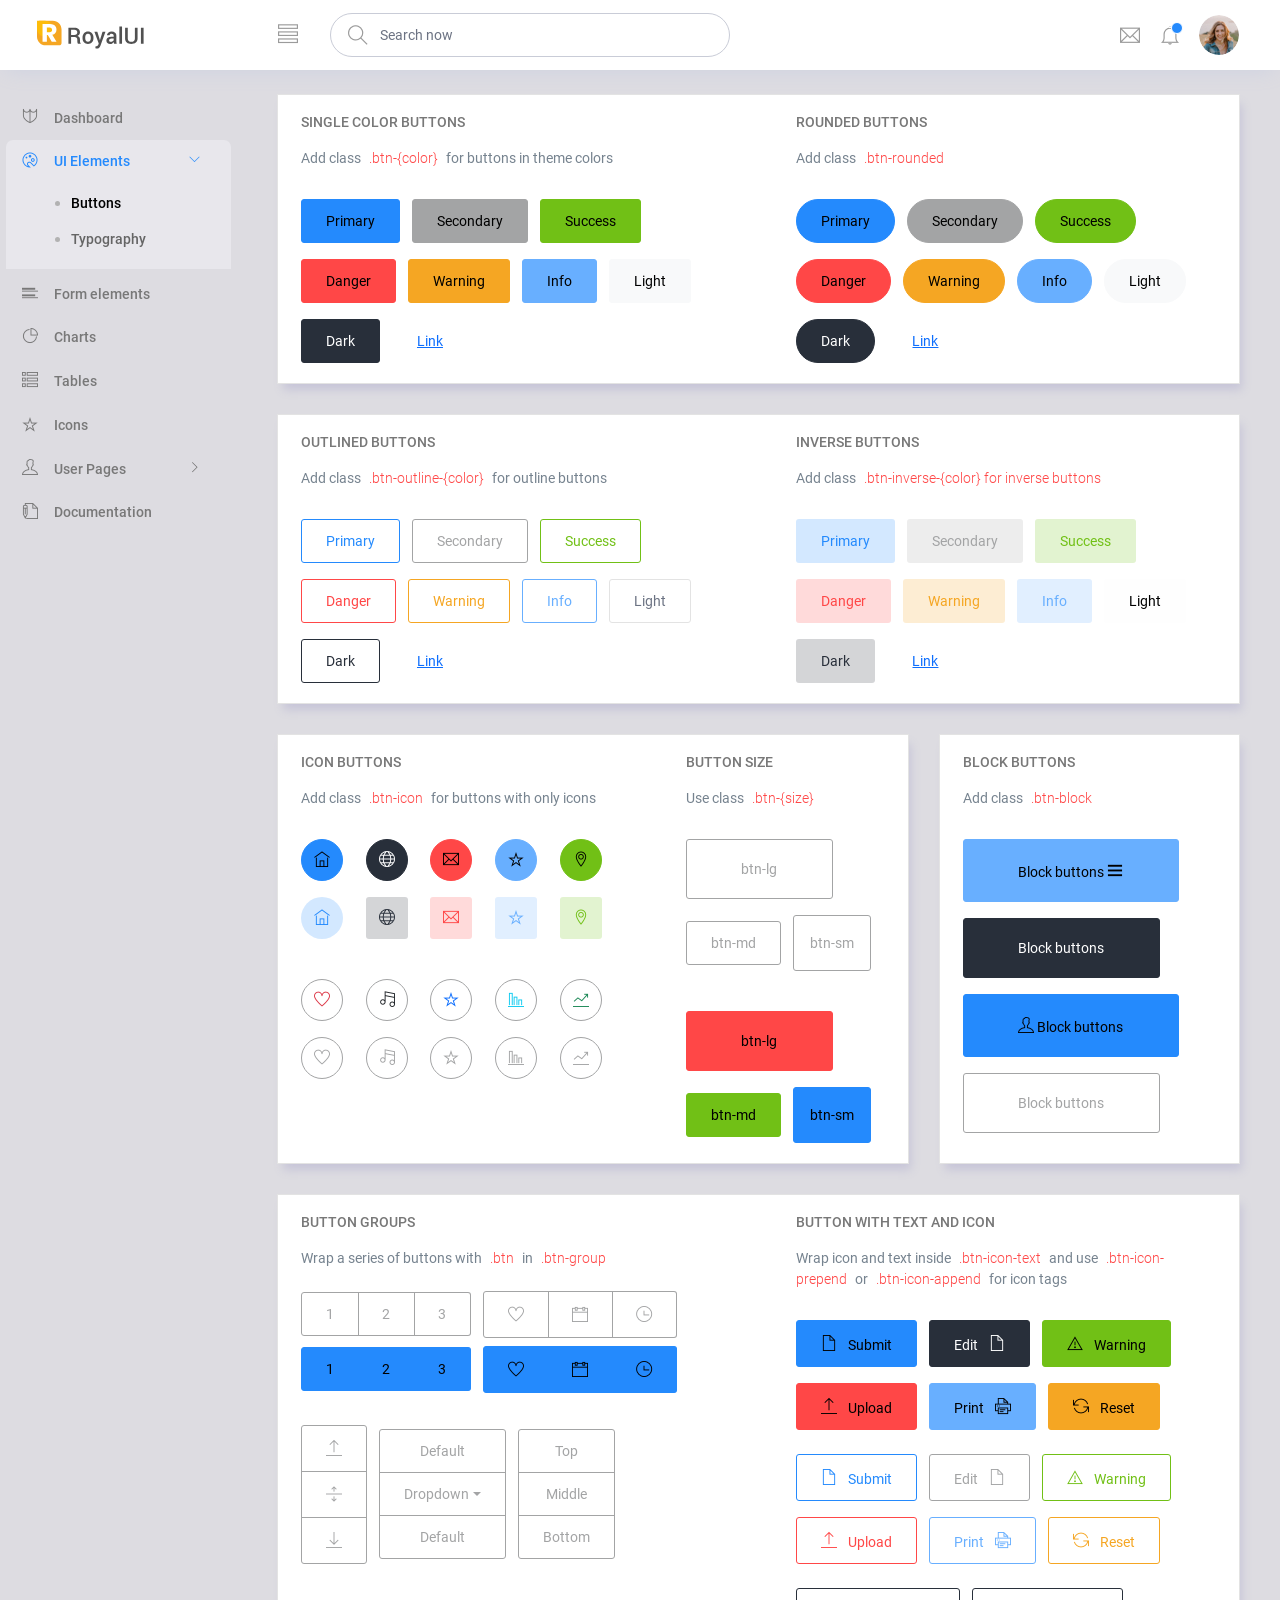
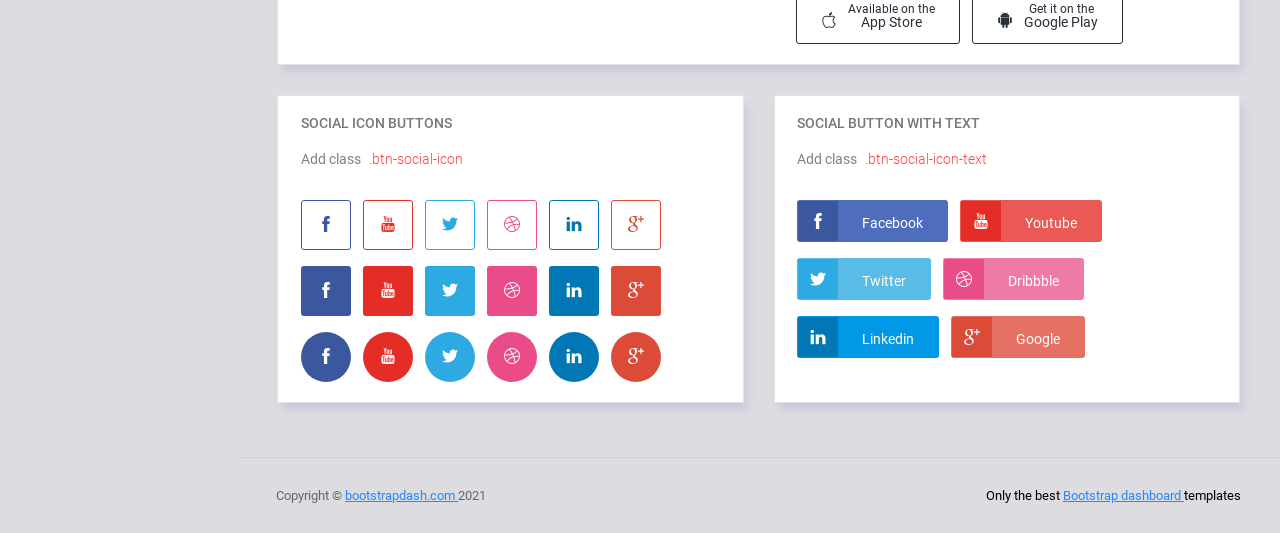
<file: admin/pages/ui-features/buttons.html>
<!DOCTYPE html>
<html lang="en">

<head>
  <!-- Required meta tags -->
  <meta charset="utf-8">
  <meta name="viewport" content="width=device-width, initial-scale=1, shrink-to-fit=no">
  <title>RoyalUI Admin</title>
  <!-- plugins:css -->
  <link rel="stylesheet" href="../../vendors/ti-icons/css/themify-icons.css">
  <link rel="stylesheet" href="../../vendors/base/vendor.bundle.base.css">
  <!-- endinject -->
  <!-- inject:css -->
  <link rel="stylesheet" href="../../css/style.css">
  <!-- endinject -->
  <link rel="shortcut icon" href="../../images/favicon.png" />
</head>

<body>
  <div class="container-scroller">
    <!-- partial:../../partials/_navbar.html -->
    <nav class="navbar col-lg-12 col-12 p-0 fixed-top d-flex flex-row">
      <div class="text-center navbar-brand-wrapper d-flex align-items-center justify-content-center">
        <a class="navbar-brand brand-logo me-5" href="../../index.html"><img src="../../images/logo.svg" class="me-2" alt="logo"/></a>
        <a class="navbar-brand brand-logo-mini" href="../../index.html"><img src="../../images/logo-mini.svg" alt="logo"/></a>
      </div>
      <div class="navbar-menu-wrapper d-flex align-items-center justify-content-end">
        <button class="navbar-toggler navbar-toggler align-self-center" type="button" data-toggle="minimize">
          <span class="ti-view-list"></span>
        </button>
        <ul class="navbar-nav mr-lg-2">
          <li class="nav-item nav-search d-none d-lg-block">
            <div class="input-group">
              <div class="input-group-prepend hover-cursor" id="navbar-search-icon">
                <span class="input-group-text" id="search">
                  <i class="ti-search"></i>
                </span>
              </div>
              <input type="text" class="form-control" id="navbar-search-input" placeholder="Search now" aria-label="search" aria-describedby="search">
            </div>
          </li>
        </ul>
        <ul class="navbar-nav navbar-nav-right">
          <li class="nav-item dropdown me-1">
            <a class="nav-link count-indicator dropdown-toggle d-flex justify-content-center align-items-center" id="messageDropdown" href="#" data-bs-toggle="dropdown">
              <i class="ti-email mx-0"></i>
            </a>
            <div class="dropdown-menu dropdown-menu-right navbar-dropdown" aria-labelledby="messageDropdown">
              <p class="mb-0 font-weight-normal float-left dropdown-header">Messages</p>
              <a class="dropdown-item">
                <div class="item-thumbnail">
                    <img src="../../images/faces/face4.jpg" alt="image" class="profile-pic">
                </div>
                <div class="item-content flex-grow">
                  <h6 class="ellipsis font-weight-normal">David Grey
                  </h6>
                  <p class="font-weight-light small-text text-muted mb-0">
                    The meeting is cancelled
                  </p>
                </div>
              </a>
              <a class="dropdown-item">
                <div class="item-thumbnail">
                    <img src="../../images/faces/face2.jpg" alt="image" class="profile-pic">
                </div>
                <div class="item-content flex-grow">
                  <h6 class="ellipsis font-weight-normal">Tim Cook
                  </h6>
                  <p class="font-weight-light small-text text-muted mb-0">
                    New product launch
                  </p>
                </div>
              </a>
              <a class="dropdown-item">
                <div class="item-thumbnail">
                    <img src="../../images/faces/face3.jpg" alt="image" class="profile-pic">
                </div>
                <div class="item-content flex-grow">
                  <h6 class="ellipsis font-weight-normal"> Johnson
                  </h6>
                  <p class="font-weight-light small-text text-muted mb-0">
                    Upcoming board meeting
                  </p>
                </div>
              </a>
            </div>
          </li>
          <li class="nav-item dropdown">
            <a class="nav-link count-indicator dropdown-toggle" id="notificationDropdown" href="#" data-bs-toggle="dropdown">
              <i class="ti-bell mx-0"></i>
              <span class="count"></span>
            </a>
            <div class="dropdown-menu dropdown-menu-right navbar-dropdown" aria-labelledby="notificationDropdown">
              <p class="mb-0 font-weight-normal float-left dropdown-header">Notifications</p>
              <a class="dropdown-item">
                <div class="item-thumbnail">
                  <div class="item-icon bg-success">
                    <i class="ti-info-alt mx-0"></i>
                  </div>
                </div>
                <div class="item-content">
                  <h6 class="font-weight-normal">Application Error</h6>
                  <p class="font-weight-light small-text mb-0 text-muted">
                    Just now
                  </p>
                </div>
              </a>
              <a class="dropdown-item">
                <div class="item-thumbnail">
                  <div class="item-icon bg-warning">
                    <i class="ti-settings mx-0"></i>
                  </div>
                </div>
                <div class="item-content">
                  <h6 class="font-weight-normal">Settings</h6>
                  <p class="font-weight-light small-text mb-0 text-muted">
                    Private message
                  </p>
                </div>
              </a>
              <a class="dropdown-item">
                <div class="item-thumbnail">
                  <div class="item-icon bg-info">
                    <i class="ti-user mx-0"></i>
                  </div>
                </div>
                <div class="item-content">
                  <h6 class="font-weight-normal">New user registration</h6>
                  <p class="font-weight-light small-text mb-0 text-muted">
                    2 days ago
                  </p>
                </div>
              </a>
            </div>
          </li>
          <li class="nav-item nav-profile dropdown">
            <a class="nav-link dropdown-toggle" href="#" data-bs-toggle="dropdown" id="profileDropdown">
              <img src="../../images/faces/face28.jpg" alt="profile"/>
            </a>
            <div class="dropdown-menu dropdown-menu-right navbar-dropdown" aria-labelledby="profileDropdown">
              <a class="dropdown-item">
                <i class="ti-settings text-primary"></i>
                Settings
              </a>
              <a class="dropdown-item">
                <i class="ti-power-off text-primary"></i>
                Logout
              </a>
            </div>
          </li>
        </ul>
        <button class="navbar-toggler navbar-toggler-right d-lg-none align-self-center" type="button" data-toggle="offcanvas">
          <span class="ti-view-list"></span>
        </button>
      </div>
    </nav>
    <!-- partial -->
    <div class="container-fluid page-body-wrapper">
      <!-- partial:../../partials/_sidebar.html -->
      <nav class="sidebar sidebar-offcanvas" id="sidebar">
        <ul class="nav">
          <li class="nav-item">
            <a class="nav-link" href="../../index.html">
              <i class="ti-shield menu-icon"></i>
              <span class="menu-title">Dashboard</span>
            </a>
          </li>
          <li class="nav-item">
            <a class="nav-link" data-bs-toggle="collapse" href="#ui-basic" aria-expanded="false" aria-controls="ui-basic">
              <i class="ti-palette menu-icon"></i>
              <span class="menu-title">UI Elements</span>
              <i class="menu-arrow"></i>
            </a>
            <div class="collapse" id="ui-basic">
              <ul class="nav flex-column sub-menu">
                <li class="nav-item"> <a class="nav-link" href="../../pages/ui-features/buttons.html">Buttons</a></li>
                <li class="nav-item"> <a class="nav-link" href="../../pages/ui-features/typography.html">Typography</a></li>
              </ul>
            </div>
          </li>
          <li class="nav-item">
            <a class="nav-link" href="../../pages/forms/basic_elements.html">
              <i class="ti-layout-list-post menu-icon"></i>
              <span class="menu-title">Form elements</span>
            </a>
          </li>
          <li class="nav-item">
            <a class="nav-link" href="../../pages/charts/chartjs.html">
              <i class="ti-pie-chart menu-icon"></i>
              <span class="menu-title">Charts</span>
            </a>
          </li>
          <li class="nav-item">
            <a class="nav-link" href="../../pages/tables/basic-table.html">
              <i class="ti-view-list-alt menu-icon"></i>
              <span class="menu-title">Tables</span>
            </a>
          </li>
          <li class="nav-item">
            <a class="nav-link" href="../../pages/icons/themify.html">
              <i class="ti-star menu-icon"></i>
              <span class="menu-title">Icons</span>
            </a>
          </li>
          <li class="nav-item">
            <a class="nav-link" data-bs-toggle="collapse" href="#auth" aria-expanded="false" aria-controls="auth">
              <i class="ti-user menu-icon"></i>
              <span class="menu-title">User Pages</span>
              <i class="menu-arrow"></i>
            </a>
            <div class="collapse" id="auth">
              <ul class="nav flex-column sub-menu">
                <li class="nav-item"> <a class="nav-link" href="../../pages/samples/login.html"> Login </a></li>
                <li class="nav-item"> <a class="nav-link" href="../../pages/samples/login-2.html"> Login 2 </a></li>
                <li class="nav-item"> <a class="nav-link" href="../../pages/samples/register.html"> Register </a></li>
                <li class="nav-item"> <a class="nav-link" href="../../pages/samples/register-2.html"> Register 2 </a></li>
                <li class="nav-item"> <a class="nav-link" href="../../pages/samples/lock-screen.html"> Lockscreen </a></li>
              </ul>
            </div>
          </li>
          <li class="nav-item">
            <a class="nav-link" href="../../documentation/documentation.html">
              <i class="ti-write menu-icon"></i>
              <span class="menu-title">Documentation</span>
            </a>
          </li>
        </ul>
      </nav>
      <!-- partial -->
      <div class="main-panel">          
        <div class="content-wrapper">
          <div class="row">
            <div class="col-12 grid-margin stretch-card">
              <div class="card">
                <div class="row">
                  <div class="col-md-6">
                    <div class="card-body">
                      <h4 class="card-title">Single color buttons</h4>
                      <p class="card-description">Add class <code>.btn-{color}</code> for buttons in theme colors</p>
                      <div class="template-demo">
                        <button type="button" class="btn btn-primary">Primary</button>
                        <button type="button" class="btn btn-secondary">Secondary</button>
                        <button type="button" class="btn btn-success">Success</button>
                        <button type="button" class="btn btn-danger">Danger</button>
                        <button type="button" class="btn btn-warning">Warning</button>
                        <button type="button" class="btn btn-info">Info</button>
                        <button type="button" class="btn btn-light">Light</button>
                        <button type="button" class="btn btn-dark">Dark</button>
                        <button type="button" class="btn btn-link">Link</button>
                      </div>
                    </div>
                  </div>
                  <div class="col-md-6">
                    <div class="card-body">
                      <h4 class="card-title">Rounded buttons</h4>
                      <p class="card-description">Add class <code>.btn-rounded</code></p>
                      <div class="template-demo">
                        <button type="button" class="btn btn-primary btn-rounded btn-fw">Primary</button>
                        <button type="button" class="btn btn-secondary btn-rounded btn-fw">Secondary</button>
                        <button type="button" class="btn btn-success btn-rounded btn-fw">Success</button>
                        <button type="button" class="btn btn-danger btn-rounded btn-fw">Danger</button>
                        <button type="button" class="btn btn-warning btn-rounded btn-fw">Warning</button>
                        <button type="button" class="btn btn-info btn-rounded btn-fw">Info</button>
                        <button type="button" class="btn btn-light btn-rounded btn-fw">Light</button>
                        <button type="button" class="btn btn-dark btn-rounded btn-fw">Dark</button>
                        <button type="button" class="btn btn-link btn-rounded btn-fw">Link</button>
                      </div>
                    </div>
                  </div>
                </div>
              </div>
            </div>
            <div class="col-12 grid-margin stretch-card">
              <div class="card">
                <div class="row">
                  <div class="col-md-6">
                    <div class="card-body">
                      <h4 class="card-title">Outlined buttons</h4>
                      <p class="card-description">Add class <code>.btn-outline-{color}</code> for outline buttons</p>
                      <div class="template-demo">
                        <button type="button" class="btn btn-outline-primary btn-fw">Primary</button>
                        <button type="button" class="btn btn-outline-secondary btn-fw">Secondary</button>
                        <button type="button" class="btn btn-outline-success btn-fw">Success</button>
                        <button type="button" class="btn btn-outline-danger btn-fw">Danger</button>
                        <button type="button" class="btn btn-outline-warning btn-fw">Warning</button>
                        <button type="button" class="btn btn-outline-info btn-fw">Info</button>
                        <button type="button" class="btn btn-outline-light btn-fw">Light</button>
                        <button type="button" class="btn btn-outline-dark btn-fw">Dark</button>
                        <button type="button" class="btn btn-link btn-fw">Link</button>
                      </div>
                    </div>
                  </div>
                  <div class="col-md-6">
                    <div class="card-body">
                      <h4 class="card-title">Inverse buttons</h4>
                      <p class="card-description">Add class <code>.btn-inverse-{color} for inverse buttons</code></p>
                      <div class="template-demo">
                        <button type="button" class="btn btn-inverse-primary btn-fw">Primary</button>
                        <button type="button" class="btn btn-inverse-secondary btn-fw">Secondary</button>
                        <button type="button" class="btn btn-inverse-success btn-fw">Success</button>
                        <button type="button" class="btn btn-inverse-danger btn-fw">Danger</button>
                        <button type="button" class="btn btn-inverse-warning btn-fw">Warning</button>
                        <button type="button" class="btn btn-inverse-info btn-fw">Info</button>
                        <button type="button" class="btn btn-inverse-light btn-fw">Light</button>
                        <button type="button" class="btn btn-inverse-dark btn-fw">Dark</button>
                        <button type="button" class="btn btn-link btn-fw">Link</button>
                      </div>
                    </div>
                  </div>
                </div>
              </div>
            </div>
            <div class="col-md-8 grid-margin stretch-card">
              <div class="card">
                <div class="row">
                  <div class="col-md-7">
                    <div class="card-body">
                    <h4 class="card-title">Icon Buttons</h4>
                    <p class="card-description">Add class <code>.btn-icon</code> for buttons with only icons</p>
                    <div class="template-demo d-flex justify-content-between flex-nowrap">
                      <button type="button" class="btn btn-primary btn-rounded btn-icon">
                        <i class="ti-home"></i>
                      </button>
                      <button type="button" class="btn btn-dark btn-rounded btn-icon">
                        <i class="ti-world"></i>
                      </button>
                      <button type="button" class="btn btn-danger btn-rounded btn-icon">
                        <i class="ti-email"></i>
                      </button>
                      <button type="button" class="btn btn-info btn-rounded btn-icon">
                        <i class="ti-star"></i>
                      </button>
                      <button type="button" class="btn btn-success btn-rounded btn-icon">
                        <i class="ti-location-pin"></i>
                      </button>
                    </div>
                    <div class="template-demo d-flex justify-content-between flex-nowrap">
                      <button type="button" class="btn btn-inverse-primary btn-rounded btn-icon">
                        <i class="ti-home"></i>
                      </button>
                      <button type="button" class="btn btn-inverse-dark btn-icon">
                        <i class="ti-world"></i>
                      </button>
                      <button type="button" class="btn btn-inverse-danger btn-icon">
                        <i class="ti-email"></i>
                      </button>
                      <button type="button" class="btn btn-inverse-info btn-icon">
                        <i class="ti-star"></i>
                      </button>
                      <button type="button" class="btn btn-inverse-success btn-icon">
                        <i class="ti-location-pin"></i>
                      </button>
                    </div>
                    <div class="template-demo d-flex justify-content-between flex-nowrap mt-4">
                      <button type="button" class="btn btn-outline-secondary btn-rounded btn-icon">
                        <i class="ti-heart text-danger"></i>
                      </button>
                      <button type="button" class="btn btn-outline-secondary btn-rounded btn-icon">
                        <i class="ti-music-alt text-dark"></i>
                      </button>
                      <button type="button" class="btn btn-outline-secondary btn-rounded btn-icon">
                        <i class="ti-star text-primary"></i>
                      </button>
                      <button type="button" class="btn btn-outline-secondary btn-rounded btn-icon">
                        <i class="ti-bar-chart-alt text-info"></i>                          
                      </button>
                      <button type="button" class="btn btn-outline-secondary btn-rounded btn-icon">
                        <i class="ti-stats-up text-success"></i>                          
                      </button>
                    </div>
                    <div class="template-demo d-flex justify-content-between flex-nowrap">
                      <button type="button" class="btn btn-outline-secondary btn-rounded btn-icon">
                        <i class="ti-heart"></i>
                      </button>
                      <button type="button" class="btn btn-outline-secondary btn-rounded btn-icon">
                        <i class="ti-music-alt"></i>
                      </button>
                      <button type="button" class="btn btn-outline-secondary btn-rounded btn-icon">
                        <i class="ti-star"></i>
                      </button>
                      <button type="button" class="btn btn-outline-secondary btn-rounded btn-icon">
                        <i class="ti-bar-chart-alt"></i>                          
                      </button>
                      <button type="button" class="btn btn-outline-secondary btn-rounded btn-icon">
                        <i class="ti-stats-up"></i>                          
                      </button>
                    </div>
                  </div>
                  </div> 
                  <div class="col-md-5">
                    <div class="card-body">
                      <h4 class="card-title">Button Size</h4>
                      <p class="card-description">Use class <code>.btn-{size}</code></p>
                      <div class="template-demo">
                        <button type="button" class="btn btn-outline-secondary btn-lg">btn-lg</button>
                        <button type="button" class="btn btn-outline-secondary btn-md">btn-md</button>
                        <button type="button" class="btn btn-outline-secondary btn-sm">btn-sm</button>
                      </div>
                      <div class="template-demo mt-4">
                        <button type="button" class="btn btn-danger btn-lg">btn-lg</button>
                        <button type="button" class="btn btn-success btn-md">btn-md</button>
                        <button type="button" class="btn btn-primary btn-sm">btn-sm</button>
                      </div>
                    </div>
                  </div>
                </div>
              </div>
            </div>
            <div class="col-md-4 grid-margin stretch-card">
              <div class="card">
                <div class="card-body">
                  <h4 class="card-title">Block buttons</h4>
                  <p class="card-description">Add class <code>.btn-block</code></p>
                  <div class="template-demo">
                    <button type="button" class="btn btn-info btn-lg btn-block">Block buttons
                      <i class="ti-menu float-right"></i>
                    </button>
                    <button type="button" class="btn btn-dark btn-lg btn-block">Block buttons</button>
                    <button type="button" class="btn btn-primary btn-lg btn-block">
                      <i class="ti-user"></i>                      
                      Block buttons
                    </button>
                    <button type="button" class="btn btn-outline-secondary btn-lg btn-block">Block buttons</button>
                  </div>
                </div>
              </div>
            </div>
            <div class="col-12 grid-margin">
              <div class="card">
                <div class="row">
                  <div class="col-md-6">
                    <div class="card-body">
                      <h4 class="card-title">Button groups</h4>
                      <p class="card-description">Wrap a series of buttons with <code>.btn</code> 
                        in <code>.btn-group</code></p>
                      <div class="template-demo">
                        <div class="btn-group" role="group" aria-label="Basic example">
                          <button type="button" class="btn btn-outline-secondary">1</button>
                          <button type="button" class="btn btn-outline-secondary">2</button>
                          <button type="button" class="btn btn-outline-secondary">3</button>
                        </div>
                        <div class="btn-group" role="group" aria-label="Basic example">
                          <button type="button" class="btn btn-outline-secondary">
                            <i class="ti-heart"></i>
                          </button>
                          <button type="button" class="btn btn-outline-secondary">
                            <i class="ti-calendar"></i>
                          </button>
                          <button type="button" class="btn btn-outline-secondary">
                            <i class="ti-time"></i>
                          </button>
                        </div>
                      </div>
                      <div class="template-demo">
                        <div class="btn-group" role="group" aria-label="Basic example">
                          <button type="button" class="btn btn-primary">1</button>
                          <button type="button" class="btn btn-primary">2</button>
                          <button type="button" class="btn btn-primary">3</button>
                        </div>
                        <div class="btn-group" role="group" aria-label="Basic example">
                          <button type="button" class="btn btn-primary">
                            <i class="ti-heart"></i>
                          </button>
                          <button type="button" class="btn btn-primary">
                            <i class="ti-calendar"></i>
                          </button>
                          <button type="button" class="btn btn-primary">
                            <i class="ti-time"></i>
                          </button>
                        </div>
                      </div>
                      <div class="template-demo mt-4">
                        <div class="btn-group-vertical" role="group" aria-label="Basic example">
                          <button type="button" class="btn btn-outline-secondary">
                            <i class="ti-upload"></i>
                          </button>
                          <button type="button" class="btn btn-outline-secondary">
                            <i class="ti-split-v"></i>
                          </button>
                          <button type="button" class="btn btn-outline-secondary">
                            <i class="ti-download"></i>
                          </button>
                        </div>
                        <div class="btn-group-vertical" role="group" aria-label="Basic example">
                          <button type="button" class="btn btn-outline-secondary">Default</button>
                          <div class="btn-group">
                            <button type="button" class="btn btn-outline-secondary dropdown-toggle" data-bs-toggle="dropdown">Dropdown</button>
                            <div class="dropdown-menu">
                              <a class="dropdown-item">Go back</a>
                              <a class="dropdown-item">Delete</a>
                              <a class="dropdown-item">Swap</a>
                            </div>                          
                          </div>
                          <button type="button" class="btn btn-outline-secondary">Default</button>
                        </div>
                        <div class="btn-group-vertical" role="group" aria-label="Basic example">
                          <button type="button" class="btn btn-outline-secondary">Top</button>
                          <button type="button" class="btn btn-outline-secondary">Middle</button>                          
                          <button type="button" class="btn btn-outline-secondary">Bottom</button>
                        </div>
                      </div>
                    </div>
                  </div>
                  <div class="col-md-6">
                    <div class="card-body">
                      <h4 class="card-title">Button with text and icon</h4>
                      <p class="card-description">Wrap icon and text inside <code>.btn-icon-text</code> and use <code>.btn-icon-prepend</code> 
                        or <code>.btn-icon-append</code> for icon tags</p>
                      <div class="template-demo">
                        <button type="button" class="btn btn-primary btn-icon-text">
                          <i class="ti-file btn-icon-prepend"></i>
                          Submit
                        </button>
                        <button type="button" class="btn btn-dark btn-icon-text">
                          Edit
                          <i class="ti-file btn-icon-append"></i>                          
                        </button>
                        <button type="button" class="btn btn-success btn-icon-text">
                          <i class="ti-alert btn-icon-prepend"></i>                                                    
                          Warning
                        </button>
                      </div>
                      <div class="template-demo">
                        <button type="button" class="btn btn-danger btn-icon-text">
                          <i class="ti-upload btn-icon-prepend"></i>                                                    
                          Upload
                        </button>
                        <button type="button" class="btn btn-info btn-icon-text">
                          Print
                          <i class="ti-printer btn-icon-append"></i>                                                                              
                        </button>
                        <button type="button" class="btn btn-warning btn-icon-text">
                          <i class="ti-reload btn-icon-prepend"></i>                                                    
                          Reset
                        </button>
                      </div>
                      <div class="template-demo mt-2">
                        <button type="button" class="btn btn-outline-primary btn-icon-text">
                          <i class="ti-file btn-icon-prepend"></i>
                          Submit
                        </button>
                        <button type="button" class="btn btn-outline-secondary btn-icon-text">
                          Edit
                          <i class="ti-file btn-icon-append"></i>                          
                        </button>
                        <button type="button" class="btn btn-outline-success btn-icon-text">
                          <i class="ti-alert btn-icon-prepend"></i>                                                    
                          Warning
                        </button>
                      </div>
                      <div class="template-demo">
                        <button type="button" class="btn btn-outline-danger btn-icon-text">
                          <i class="ti-upload btn-icon-prepend"></i>                                                    
                          Upload
                        </button>
                        <button type="button" class="btn btn-outline-info btn-icon-text">
                          Print
                          <i class="ti-printer btn-icon-append"></i>                                                                              
                        </button>
                        <button type="button" class="btn btn-outline-warning btn-icon-text">
                          <i class="ti-reload btn-icon-prepend"></i>                                                    
                          Reset
                        </button>
                      </div>
                      <div class="template-demo mt-2">
                        <button class="btn btn-outline-dark btn-icon-text">
                          <i class="ti-apple btn-icon-prepend"></i>
                          <span class="d-inline-block text-left">
                            <small class="font-weight-light d-block">Available on the</small>
                            App Store
                          </span>
                        </button>
                        <button class="btn btn-outline-dark btn-icon-text">
                          <i class="ti-android btn-icon-prepend"></i>
                          <span class="d-inline-block text-left">
                            <small class="font-weight-light d-block">Get it on the</small>
                            Google Play
                          </span>
                        </button>
                      </div>
                    </div>
                  </div>
                </div>
              </div>
            </div>
            <div class="col-md-6 grid-margin stretch-card">
              <div class="card">
                <div class="card-body">
                  <h4 class="card-title">Social Icon Buttons</h4>
                  <p class="card-description">Add class <code>.btn-social-icon</code></p>
                  <div class="template-demo">
                    <button type="button" class="btn btn-social-icon btn-outline-facebook"><i class="ti-facebook"></i></button>
                    <button type="button" class="btn btn-social-icon btn-outline-youtube"><i class="ti-youtube"></i></button>                                        
                    <button type="button" class="btn btn-social-icon btn-outline-twitter"><i class="ti-twitter-alt"></i></button>
                    <button type="button" class="btn btn-social-icon btn-outline-dribbble"><i class="ti-dribbble"></i></button>
                    <button type="button" class="btn btn-social-icon btn-outline-linkedin"><i class="ti-linkedin"></i></button>
                    <button type="button" class="btn btn-social-icon btn-outline-google"><i class="ti-google"></i></button>
                  </div>
                  <div class="template-demo">
                    <button type="button" class="btn btn-social-icon btn-facebook"><i class="ti-facebook"></i></button>
                    <button type="button" class="btn btn-social-icon btn-youtube"><i class="ti-youtube"></i></button>                                        
                    <button type="button" class="btn btn-social-icon btn-twitter"><i class="ti-twitter-alt"></i></button>
                    <button type="button" class="btn btn-social-icon btn-dribbble"><i class="ti-dribbble"></i></button>
                    <button type="button" class="btn btn-social-icon btn-linkedin"><i class="ti-linkedin"></i></button>
                    <button type="button" class="btn btn-social-icon btn-google"><i class="ti-google"></i></button>
                  </div>
                  <div class="template-demo">
                    <button type="button" class="btn btn-social-icon btn-facebook btn-rounded"><i class="ti-facebook"></i></button>
                    <button type="button" class="btn btn-social-icon btn-youtube btn-rounded"><i class="ti-youtube"></i></button>                                        
                    <button type="button" class="btn btn-social-icon btn-twitter btn-rounded"><i class="ti-twitter-alt"></i></button>
                    <button type="button" class="btn btn-social-icon btn-dribbble btn-rounded"><i class="ti-dribbble"></i></button>
                    <button type="button" class="btn btn-social-icon btn-linkedin btn-rounded"><i class="ti-linkedin"></i></button>
                    <button type="button" class="btn btn-social-icon btn-google btn-rounded"><i class="ti-google"></i></button>
                  </div>
                </div>
              </div>
            </div>
            <div class="col-md-6 grid-margin stretch-card">
              <div class="card">
                <div class="card-body">
                  <h4 class="card-title">Social button with text</h4>
                  <p class="card-description">Add class <code>.btn-social-icon-text</code></p>
                  <div class="template-demo">
                    <button type="button" class="btn btn-social-icon-text btn-facebook"><i class="ti-facebook"></i>Facebook</button>
                    <button type="button" class="btn btn-social-icon-text btn-youtube"><i class="ti-youtube"></i>Youtube</button>                                        
                    <button type="button" class="btn btn-social-icon-text btn-twitter"><i class="ti-twitter-alt"></i>Twitter</button>
                    <button type="button" class="btn btn-social-icon-text btn-dribbble"><i class="ti-dribbble"></i>Dribbble</button>
                    <button type="button" class="btn btn-social-icon-text btn-linkedin"><i class="ti-linkedin"></i>Linkedin</button>
                    <button type="button" class="btn btn-social-icon-text btn-google"><i class="ti-google"></i>Google</button>
                  </div>
                </div>
              </div>
            </div>
          </div>
        </div>
        <!-- content-wrapper ends -->
        <!-- partial:../../partials/_footer.html -->
        <footer class="footer">
          <div class="d-sm-flex justify-content-center justify-content-sm-between">
            <span class="text-muted text-center text-sm-left d-block d-sm-inline-block">Copyright © <a href="https://www.bootstrapdash.com/" target="_blank">bootstrapdash.com </a>2021</span>
            <span class="float-none float-sm-right d-block mt-1 mt-sm-0 text-center">Only the best <a href="https://www.bootstrapdash.com/" target="_blank"> Bootstrap dashboard </a> templates</span>
          </div>
        </footer>
        <!-- partial -->
      </div>
      <!-- main-panel ends -->
    </div>
    <!-- page-body-wrapper ends -->
  </div>
  <!-- container-scroller -->
  <!-- plugins:js -->
  <script src="../../vendors/base/vendor.bundle.base.js"></script>
  <!-- endinject -->
  <!-- inject:js -->
  <script src="../../js/off-canvas.js"></script>
  <script src="../../js/hoverable-collapse.js"></script>
  <script src="../../js/template.js"></script>
  <script src="../../js/todolist.js"></script>
  <!-- endinject -->
</body>

</html>
</file>
<file: admin/vendors/ti-icons/css/themify-icons.css>
@font-face {
	font-family: 'themify';
	src:url('../fonts/themify.eot');
	src:url('../fonts/themify.eot?#iefix') format('embedded-opentype'),
		url('../fonts/themify.woff') format('woff'),
		url('../fonts/themify.ttf') format('truetype'),
		url('../fonts/themify.svg') format('svg');
	font-weight: normal;
	font-style: normal;
}

[class^="ti-"], [class*=" ti-"] {
	font-family: 'themify';
	speak: none;
	font-style: normal;
	font-weight: normal;
	font-variant: normal;
	text-transform: none;
	line-height: 1;

	/* Better Font Rendering =========== */
	-webkit-font-smoothing: antialiased;
	-moz-osx-font-smoothing: grayscale;
}

.ti-wand:before {
	content: "\e600";
}
.ti-volume:before {
	content: "\e601";
}
.ti-user:before {
	content: "\e602";
}
.ti-unlock:before {
	content: "\e603";
}
.ti-unlink:before {
	content: "\e604";
}
.ti-trash:before {
	content: "\e605";
}
.ti-thought:before {
	content: "\e606";
}
.ti-target:before {
	content: "\e607";
}
.ti-tag:before {
	content: "\e608";
}
.ti-tablet:before {
	content: "\e609";
}
.ti-star:before {
	content: "\e60a";
}
.ti-spray:before {
	content: "\e60b";
}
.ti-signal:before {
	content: "\e60c";
}
.ti-shopping-cart:before {
	content: "\e60d";
}
.ti-shopping-cart-full:before {
	content: "\e60e";
}
.ti-settings:before {
	content: "\e60f";
}
.ti-search:before {
	content: "\e610";
}
.ti-zoom-in:before {
	content: "\e611";
}
.ti-zoom-out:before {
	content: "\e612";
}
.ti-cut:before {
	content: "\e613";
}
.ti-ruler:before {
	content: "\e614";
}
.ti-ruler-pencil:before {
	content: "\e615";
}
.ti-ruler-alt:before {
	content: "\e616";
}
.ti-bookmark:before {
	content: "\e617";
}
.ti-bookmark-alt:before {
	content: "\e618";
}
.ti-reload:before {
	content: "\e619";
}
.ti-plus:before {
	content: "\e61a";
}
.ti-pin:before {
	content: "\e61b";
}
.ti-pencil:before {
	content: "\e61c";
}
.ti-pencil-alt:before {
	content: "\e61d";
}
.ti-paint-roller:before {
	content: "\e61e";
}
.ti-paint-bucket:before {
	content: "\e61f";
}
.ti-na:before {
	content: "\e620";
}
.ti-mobile:before {
	content: "\e621";
}
.ti-minus:before {
	content: "\e622";
}
.ti-medall:before {
	content: "\e623";
}
.ti-medall-alt:before {
	content: "\e624";
}
.ti-marker:before {
	content: "\e625";
}
.ti-marker-alt:before {
	content: "\e626";
}
.ti-arrow-up:before {
	content: "\e627";
}
.ti-arrow-right:before {
	content: "\e628";
}
.ti-arrow-left:before {
	content: "\e629";
}
.ti-arrow-down:before {
	content: "\e62a";
}
.ti-lock:before {
	content: "\e62b";
}
.ti-location-arrow:before {
	content: "\e62c";
}
.ti-link:before {
	content: "\e62d";
}
.ti-layout:before {
	content: "\e62e";
}
.ti-layers:before {
	content: "\e62f";
}
.ti-layers-alt:before {
	content: "\e630";
}
.ti-key:before {
	content: "\e631";
}
.ti-import:before {
	content: "\e632";
}
.ti-image:before {
	content: "\e633";
}
.ti-heart:before {
	content: "\e634";
}
.ti-heart-broken:before {
	content: "\e635";
}
.ti-hand-stop:before {
	content: "\e636";
}
.ti-hand-open:before {
	content: "\e637";
}
.ti-hand-drag:before {
	content: "\e638";
}
.ti-folder:before {
	content: "\e639";
}
.ti-flag:before {
	content: "\e63a";
}
.ti-flag-alt:before {
	content: "\e63b";
}
.ti-flag-alt-2:before {
	content: "\e63c";
}
.ti-eye:before {
	content: "\e63d";
}
.ti-export:before {
	content: "\e63e";
}
.ti-exchange-vertical:before {
	content: "\e63f";
}
.ti-desktop:before {
	content: "\e640";
}
.ti-cup:before {
	content: "\e641";
}
.ti-crown:before {
	content: "\e642";
}
.ti-comments:before {
	content: "\e643";
}
.ti-comment:before {
	content: "\e644";
}
.ti-comment-alt:before {
	content: "\e645";
}
.ti-close:before {
	content: "\e646";
}
.ti-clip:before {
	content: "\e647";
}
.ti-angle-up:before {
	content: "\e648";
}
.ti-angle-right:before {
	content: "\e649";
}
.ti-angle-left:before {
	content: "\e64a";
}
.ti-angle-down:before {
	content: "\e64b";
}
.ti-check:before {
	content: "\e64c";
}
.ti-check-box:before {
	content: "\e64d";
}
.ti-camera:before {
	content: "\e64e";
}
.ti-announcement:before {
	content: "\e64f";
}
.ti-brush:before {
	content: "\e650";
}
.ti-briefcase:before {
	content: "\e651";
}
.ti-bolt:before {
	content: "\e652";
}
.ti-bolt-alt:before {
	content: "\e653";
}
.ti-blackboard:before {
	content: "\e654";
}
.ti-bag:before {
	content: "\e655";
}
.ti-move:before {
	content: "\e656";
}
.ti-arrows-vertical:before {
	content: "\e657";
}
.ti-arrows-horizontal:before {
	content: "\e658";
}
.ti-fullscreen:before {
	content: "\e659";
}
.ti-arrow-top-right:before {
	content: "\e65a";
}
.ti-arrow-top-left:before {
	content: "\e65b";
}
.ti-arrow-circle-up:before {
	content: "\e65c";
}
.ti-arrow-circle-right:before {
	content: "\e65d";
}
.ti-arrow-circle-left:before {
	content: "\e65e";
}
.ti-arrow-circle-down:before {
	content: "\e65f";
}
.ti-angle-double-up:before {
	content: "\e660";
}
.ti-angle-double-right:before {
	content: "\e661";
}
.ti-angle-double-left:before {
	content: "\e662";
}
.ti-angle-double-down:before {
	content: "\e663";
}
.ti-zip:before {
	content: "\e664";
}
.ti-world:before {
	content: "\e665";
}
.ti-wheelchair:before {
	content: "\e666";
}
.ti-view-list:before {
	content: "\e667";
}
.ti-view-list-alt:before {
	content: "\e668";
}
.ti-view-grid:before {
	content: "\e669";
}
.ti-uppercase:before {
	content: "\e66a";
}
.ti-upload:before {
	content: "\e66b";
}
.ti-underline:before {
	content: "\e66c";
}
.ti-truck:before {
	content: "\e66d";
}
.ti-timer:before {
	content: "\e66e";
}
.ti-ticket:before {
	content: "\e66f";
}
.ti-thumb-up:before {
	content: "\e670";
}
.ti-thumb-down:before {
	content: "\e671";
}
.ti-text:before {
	content: "\e672";
}
.ti-stats-up:before {
	content: "\e673";
}
.ti-stats-down:before {
	content: "\e674";
}
.ti-split-v:before {
	content: "\e675";
}
.ti-split-h:before {
	content: "\e676";
}
.ti-smallcap:before {
	content: "\e677";
}
.ti-shine:before {
	content: "\e678";
}
.ti-shift-right:before {
	content: "\e679";
}
.ti-shift-left:before {
	content: "\e67a";
}
.ti-shield:before {
	content: "\e67b";
}
.ti-notepad:before {
	content: "\e67c";
}
.ti-server:before {
	content: "\e67d";
}
.ti-quote-right:before {
	content: "\e67e";
}
.ti-quote-left:before {
	content: "\e67f";
}
.ti-pulse:before {
	content: "\e680";
}
.ti-printer:before {
	content: "\e681";
}
.ti-power-off:before {
	content: "\e682";
}
.ti-plug:before {
	content: "\e683";
}
.ti-pie-chart:before {
	content: "\e684";
}
.ti-paragraph:before {
	content: "\e685";
}
.ti-panel:before {
	content: "\e686";
}
.ti-package:before {
	content: "\e687";
}
.ti-music:before {
	content: "\e688";
}
.ti-music-alt:before {
	content: "\e689";
}
.ti-mouse:before {
	content: "\e68a";
}
.ti-mouse-alt:before {
	content: "\e68b";
}
.ti-money:before {
	content: "\e68c";
}
.ti-microphone:before {
	content: "\e68d";
}
.ti-menu:before {
	content: "\e68e";
}
.ti-menu-alt:before {
	content: "\e68f";
}
.ti-map:before {
	content: "\e690";
}
.ti-map-alt:before {
	content: "\e691";
}
.ti-loop:before {
	content: "\e692";
}
.ti-location-pin:before {
	content: "\e693";
}
.ti-list:before {
	content: "\e694";
}
.ti-light-bulb:before {
	content: "\e695";
}
.ti-Italic:before {
	content: "\e696";
}
.ti-info:before {
	content: "\e697";
}
.ti-infinite:before {
	content: "\e698";
}
.ti-id-badge:before {
	content: "\e699";
}
.ti-hummer:before {
	content: "\e69a";
}
.ti-home:before {
	content: "\e69b";
}
.ti-help:before {
	content: "\e69c";
}
.ti-headphone:before {
	content: "\e69d";
}
.ti-harddrives:before {
	content: "\e69e";
}
.ti-harddrive:before {
	content: "\e69f";
}
.ti-gift:before {
	content: "\e6a0";
}
.ti-game:before {
	content: "\e6a1";
}
.ti-filter:before {
	content: "\e6a2";
}
.ti-files:before {
	content: "\e6a3";
}
.ti-file:before {
	content: "\e6a4";
}
.ti-eraser:before {
	content: "\e6a5";
}
.ti-envelope:before {
	content: "\e6a6";
}
.ti-download:before {
	content: "\e6a7";
}
.ti-direction:before {
	content: "\e6a8";
}
.ti-direction-alt:before {
	content: "\e6a9";
}
.ti-dashboard:before {
	content: "\e6aa";
}
.ti-control-stop:before {
	content: "\e6ab";
}
.ti-control-shuffle:before {
	content: "\e6ac";
}
.ti-control-play:before {
	content: "\e6ad";
}
.ti-control-pause:before {
	content: "\e6ae";
}
.ti-control-forward:before {
	content: "\e6af";
}
.ti-control-backward:before {
	content: "\e6b0";
}
.ti-cloud:before {
	content: "\e6b1";
}
.ti-cloud-up:before {
	content: "\e6b2";
}
.ti-cloud-down:before {
	content: "\e6b3";
}
.ti-clipboard:before {
	content: "\e6b4";
}
.ti-car:before {
	content: "\e6b5";
}
.ti-calendar:before {
	content: "\e6b6";
}
.ti-book:before {
	content: "\e6b7";
}
.ti-bell:before {
	content: "\e6b8";
}
.ti-basketball:before {
	content: "\e6b9";
}
.ti-bar-chart:before {
	content: "\e6ba";
}
.ti-bar-chart-alt:before {
	content: "\e6bb";
}
.ti-back-right:before {
	content: "\e6bc";
}
.ti-back-left:before {
	content: "\e6bd";
}
.ti-arrows-corner:before {
	content: "\e6be";
}
.ti-archive:before {
	content: "\e6bf";
}
.ti-anchor:before {
	content: "\e6c0";
}
.ti-align-right:before {
	content: "\e6c1";
}
.ti-align-left:before {
	content: "\e6c2";
}
.ti-align-justify:before {
	content: "\e6c3";
}
.ti-align-center:before {
	content: "\e6c4";
}
.ti-alert:before {
	content: "\e6c5";
}
.ti-alarm-clock:before {
	content: "\e6c6";
}
.ti-agenda:before {
	content: "\e6c7";
}
.ti-write:before {
	content: "\e6c8";
}
.ti-window:before {
	content: "\e6c9";
}
.ti-widgetized:before {
	content: "\e6ca";
}
.ti-widget:before {
	content: "\e6cb";
}
.ti-widget-alt:before {
	content: "\e6cc";
}
.ti-wallet:before {
	content: "\e6cd";
}
.ti-video-clapper:before {
	content: "\e6ce";
}
.ti-video-camera:before {
	content: "\e6cf";
}
.ti-vector:before {
	content: "\e6d0";
}
.ti-themify-logo:before {
	content: "\e6d1";
}
.ti-themify-favicon:before {
	content: "\e6d2";
}
.ti-themify-favicon-alt:before {
	content: "\e6d3";
}
.ti-support:before {
	content: "\e6d4";
}
.ti-stamp:before {
	content: "\e6d5";
}
.ti-split-v-alt:before {
	content: "\e6d6";
}
.ti-slice:before {
	content: "\e6d7";
}
.ti-shortcode:before {
	content: "\e6d8";
}
.ti-shift-right-alt:before {
	content: "\e6d9";
}
.ti-shift-left-alt:before {
	content: "\e6da";
}
.ti-ruler-alt-2:before {
	content: "\e6db";
}
.ti-receipt:before {
	content: "\e6dc";
}
.ti-pin2:before {
	content: "\e6dd";
}
.ti-pin-alt:before {
	content: "\e6de";
}
.ti-pencil-alt2:before {
	content: "\e6df";
}
.ti-palette:before {
	content: "\e6e0";
}
.ti-more:before {
	content: "\e6e1";
}
.ti-more-alt:before {
	content: "\e6e2";
}
.ti-microphone-alt:before {
	content: "\e6e3";
}
.ti-magnet:before {
	content: "\e6e4";
}
.ti-line-double:before {
	content: "\e6e5";
}
.ti-line-dotted:before {
	content: "\e6e6";
}
.ti-line-dashed:before {
	content: "\e6e7";
}
.ti-layout-width-full:before {
	content: "\e6e8";
}
.ti-layout-width-default:before {
	content: "\e6e9";
}
.ti-layout-width-default-alt:before {
	content: "\e6ea";
}
.ti-layout-tab:before {
	content: "\e6eb";
}
.ti-layout-tab-window:before {
	content: "\e6ec";
}
.ti-layout-tab-v:before {
	content: "\e6ed";
}
.ti-layout-tab-min:before {
	content: "\e6ee";
}
.ti-layout-slider:before {
	content: "\e6ef";
}
.ti-layout-slider-alt:before {
	content: "\e6f0";
}
.ti-layout-sidebar-right:before {
	content: "\e6f1";
}
.ti-layout-sidebar-none:before {
	content: "\e6f2";
}
.ti-layout-sidebar-left:before {
	content: "\e6f3";
}
.ti-layout-placeholder:before {
	content: "\e6f4";
}
.ti-layout-menu:before {
	content: "\e6f5";
}
.ti-layout-menu-v:before {
	content: "\e6f6";
}
.ti-layout-menu-separated:before {
	content: "\e6f7";
}
.ti-layout-menu-full:before {
	content: "\e6f8";
}
.ti-layout-media-right-alt:before {
	content: "\e6f9";
}
.ti-layout-media-right:before {
	content: "\e6fa";
}
.ti-layout-media-overlay:before {
	content: "\e6fb";
}
.ti-layout-media-overlay-alt:before {
	content: "\e6fc";
}
.ti-layout-media-overlay-alt-2:before {
	content: "\e6fd";
}
.ti-layout-media-left-alt:before {
	content: "\e6fe";
}
.ti-layout-media-left:before {
	content: "\e6ff";
}
.ti-layout-media-center-alt:before {
	content: "\e700";
}
.ti-layout-media-center:before {
	content: "\e701";
}
.ti-layout-list-thumb:before {
	content: "\e702";
}
.ti-layout-list-thumb-alt:before {
	content: "\e703";
}
.ti-layout-list-post:before {
	content: "\e704";
}
.ti-layout-list-large-image:before {
	content: "\e705";
}
.ti-layout-line-solid:before {
	content: "\e706";
}
.ti-layout-grid4:before {
	content: "\e707";
}
.ti-layout-grid3:before {
	content: "\e708";
}
.ti-layout-grid2:before {
	content: "\e709";
}
.ti-layout-grid2-thumb:before {
	content: "\e70a";
}
.ti-layout-cta-right:before {
	content: "\e70b";
}
.ti-layout-cta-left:before {
	content: "\e70c";
}
.ti-layout-cta-center:before {
	content: "\e70d";
}
.ti-layout-cta-btn-right:before {
	content: "\e70e";
}
.ti-layout-cta-btn-left:before {
	content: "\e70f";
}
.ti-layout-column4:before {
	content: "\e710";
}
.ti-layout-column3:before {
	content: "\e711";
}
.ti-layout-column2:before {
	content: "\e712";
}
.ti-layout-accordion-separated:before {
	content: "\e713";
}
.ti-layout-accordion-merged:before {
	content: "\e714";
}
.ti-layout-accordion-list:before {
	content: "\e715";
}
.ti-ink-pen:before {
	content: "\e716";
}
.ti-info-alt:before {
	content: "\e717";
}
.ti-help-alt:before {
	content: "\e718";
}
.ti-headphone-alt:before {
	content: "\e719";
}
.ti-hand-point-up:before {
	content: "\e71a";
}
.ti-hand-point-right:before {
	content: "\e71b";
}
.ti-hand-point-left:before {
	content: "\e71c";
}
.ti-hand-point-down:before {
	content: "\e71d";
}
.ti-gallery:before {
	content: "\e71e";
}
.ti-face-smile:before {
	content: "\e71f";
}
.ti-face-sad:before {
	content: "\e720";
}
.ti-credit-card:before {
	content: "\e721";
}
.ti-control-skip-forward:before {
	content: "\e722";
}
.ti-control-skip-backward:before {
	content: "\e723";
}
.ti-control-record:before {
	content: "\e724";
}
.ti-control-eject:before {
	content: "\e725";
}
.ti-comments-smiley:before {
	content: "\e726";
}
.ti-brush-alt:before {
	content: "\e727";
}
.ti-youtube:before {
	content: "\e728";
}
.ti-vimeo:before {
	content: "\e729";
}
.ti-twitter:before {
	content: "\e72a";
}
.ti-time:before {
	content: "\e72b";
}
.ti-tumblr:before {
	content: "\e72c";
}
.ti-skype:before {
	content: "\e72d";
}
.ti-share:before {
	content: "\e72e";
}
.ti-share-alt:before {
	content: "\e72f";
}
.ti-rocket:before {
	content: "\e730";
}
.ti-pinterest:before {
	content: "\e731";
}
.ti-new-window:before {
	content: "\e732";
}
.ti-microsoft:before {
	content: "\e733";
}
.ti-list-ol:before {
	content: "\e734";
}
.ti-linkedin:before {
	content: "\e735";
}
.ti-layout-sidebar-2:before {
	content: "\e736";
}
.ti-layout-grid4-alt:before {
	content: "\e737";
}
.ti-layout-grid3-alt:before {
	content: "\e738";
}
.ti-layout-grid2-alt:before {
	content: "\e739";
}
.ti-layout-column4-alt:before {
	content: "\e73a";
}
.ti-layout-column3-alt:before {
	content: "\e73b";
}
.ti-layout-column2-alt:before {
	content: "\e73c";
}
.ti-instagram:before {
	content: "\e73d";
}
.ti-google:before {
	content: "\e73e";
}
.ti-github:before {
	content: "\e73f";
}
.ti-flickr:before {
	content: "\e740";
}
.ti-facebook:before {
	content: "\e741";
}
.ti-dropbox:before {
	content: "\e742";
}
.ti-dribbble:before {
	content: "\e743";
}
.ti-apple:before {
	content: "\e744";
}
.ti-android:before {
	content: "\e745";
}
.ti-save:before {
	content: "\e746";
}
.ti-save-alt:before {
	content: "\e747";
}
.ti-yahoo:before {
	content: "\e748";
}
.ti-wordpress:before {
	content: "\e749";
}
.ti-vimeo-alt:before {
	content: "\e74a";
}
.ti-twitter-alt:before {
	content: "\e74b";
}
.ti-tumblr-alt:before {
	content: "\e74c";
}
.ti-trello:before {
	content: "\e74d";
}
.ti-stack-overflow:before {
	content: "\e74e";
}
.ti-soundcloud:before {
	content: "\e74f";
}
.ti-sharethis:before {
	content: "\e750";
}
.ti-sharethis-alt:before {
	content: "\e751";
}
.ti-reddit:before {
	content: "\e752";
}
.ti-pinterest-alt:before {
	content: "\e753";
}
.ti-microsoft-alt:before {
	content: "\e754";
}
.ti-linux:before {
	content: "\e755";
}
.ti-jsfiddle:before {
	content: "\e756";
}
.ti-joomla:before {
	content: "\e757";
}
.ti-html5:before {
	content: "\e758";
}
.ti-flickr-alt:before {
	content: "\e759";
}
.ti-email:before {
	content: "\e75a";
}
.ti-drupal:before {
	content: "\e75b";
}
.ti-dropbox-alt:before {
	content: "\e75c";
}
.ti-css3:before {
	content: "\e75d";
}
.ti-rss:before {
	content: "\e75e";
}
.ti-rss-alt:before {
	content: "\e75f";
}
</file>
<file: admin/vendors/base/vendor.bundle.base.css>
/*
 * Container style
 */
.ps {
  overflow: hidden !important;
  overflow-anchor: none;
  -ms-overflow-style: none;
  touch-action: auto;
  -ms-touch-action: auto;
}

/*
 * Scrollbar rail styles
 */
.ps__rail-x {
  display: none;
  opacity: 0;
  transition: background-color .2s linear, opacity .2s linear;
  -webkit-transition: background-color .2s linear, opacity .2s linear;
  height: 15px;
  /* there must be 'bottom' or 'top' for ps__rail-x */
  bottom: 0px;
  /* please don't change 'position' */
  position: absolute;
}

.ps__rail-y {
  display: none;
  opacity: 0;
  transition: background-color .2s linear, opacity .2s linear;
  -webkit-transition: background-color .2s linear, opacity .2s linear;
  width: 15px;
  /* there must be 'right' or 'left' for ps__rail-y */
  right: 0;
  /* please don't change 'position' */
  position: absolute;
}

.ps--active-x > .ps__rail-x,
.ps--active-y > .ps__rail-y {
  display: block;
  background-color: transparent;
}

.ps:hover > .ps__rail-x,
.ps:hover > .ps__rail-y,
.ps--focus > .ps__rail-x,
.ps--focus > .ps__rail-y,
.ps--scrolling-x > .ps__rail-x,
.ps--scrolling-y > .ps__rail-y {
  opacity: 0.6;
}

.ps .ps__rail-x:hover,
.ps .ps__rail-y:hover,
.ps .ps__rail-x:focus,
.ps .ps__rail-y:focus,
.ps .ps__rail-x.ps--clicking,
.ps .ps__rail-y.ps--clicking {
  background-color: #eee;
  opacity: 0.9;
}

/*
 * Scrollbar thumb styles
 */
.ps__thumb-x {
  background-color: #aaa;
  border-radius: 6px;
  transition: background-color .2s linear, height .2s ease-in-out;
  -webkit-transition: background-color .2s linear, height .2s ease-in-out;
  height: 6px;
  /* there must be 'bottom' for ps__thumb-x */
  bottom: 2px;
  /* please don't change 'position' */
  position: absolute;
}

.ps__thumb-y {
  background-color: #aaa;
  border-radius: 6px;
  transition: background-color .2s linear, width .2s ease-in-out;
  -webkit-transition: background-color .2s linear, width .2s ease-in-out;
  width: 6px;
  /* there must be 'right' for ps__thumb-y */
  right: 2px;
  /* please don't change 'position' */
  position: absolute;
}

.ps__rail-x:hover > .ps__thumb-x,
.ps__rail-x:focus > .ps__thumb-x,
.ps__rail-x.ps--clicking .ps__thumb-x {
  background-color: #999;
  height: 11px;
}

.ps__rail-y:hover > .ps__thumb-y,
.ps__rail-y:focus > .ps__thumb-y,
.ps__rail-y.ps--clicking .ps__thumb-y {
  background-color: #999;
  width: 11px;
}

/* MS supports */
@supports (-ms-overflow-style: none) {
  .ps {
    overflow: auto !important;
  }
}

@media screen and (-ms-high-contrast: active), (-ms-high-contrast: none) {
  .ps {
    overflow: auto !important;
  }
}
</file>
